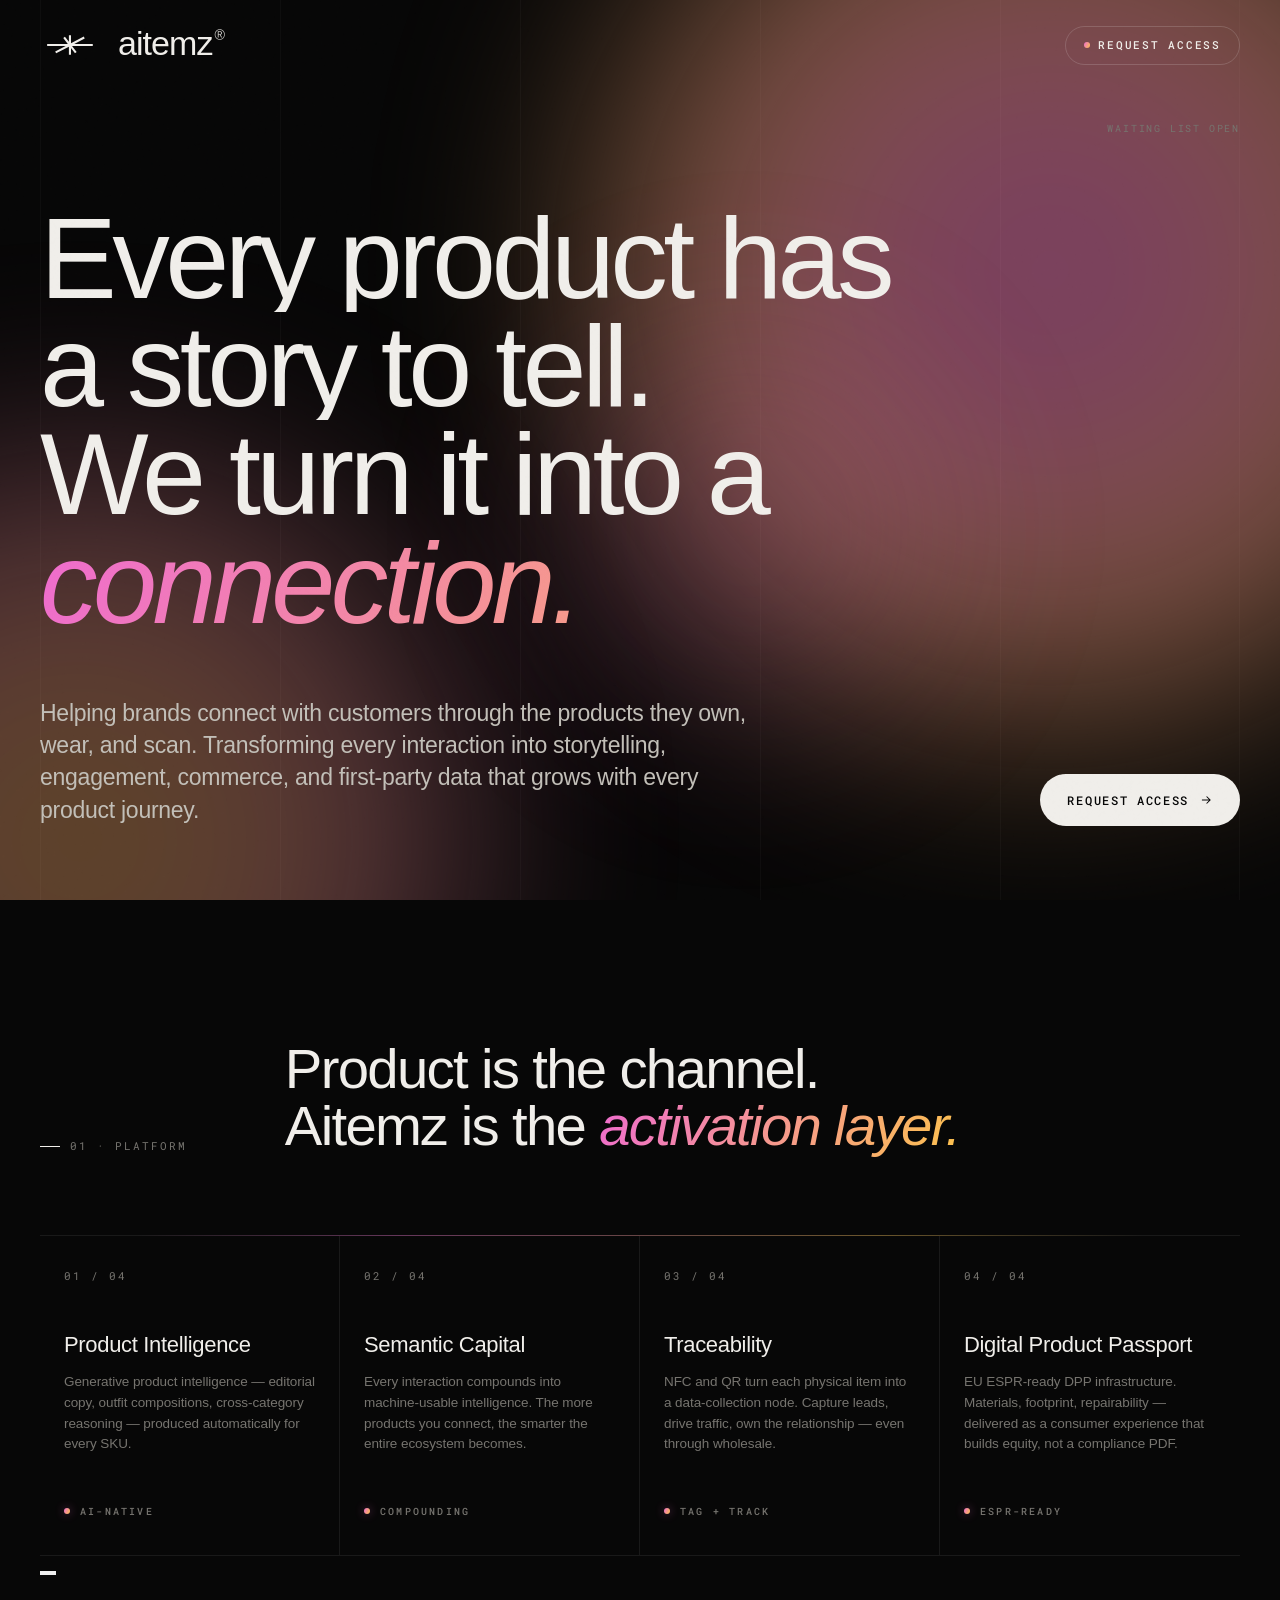
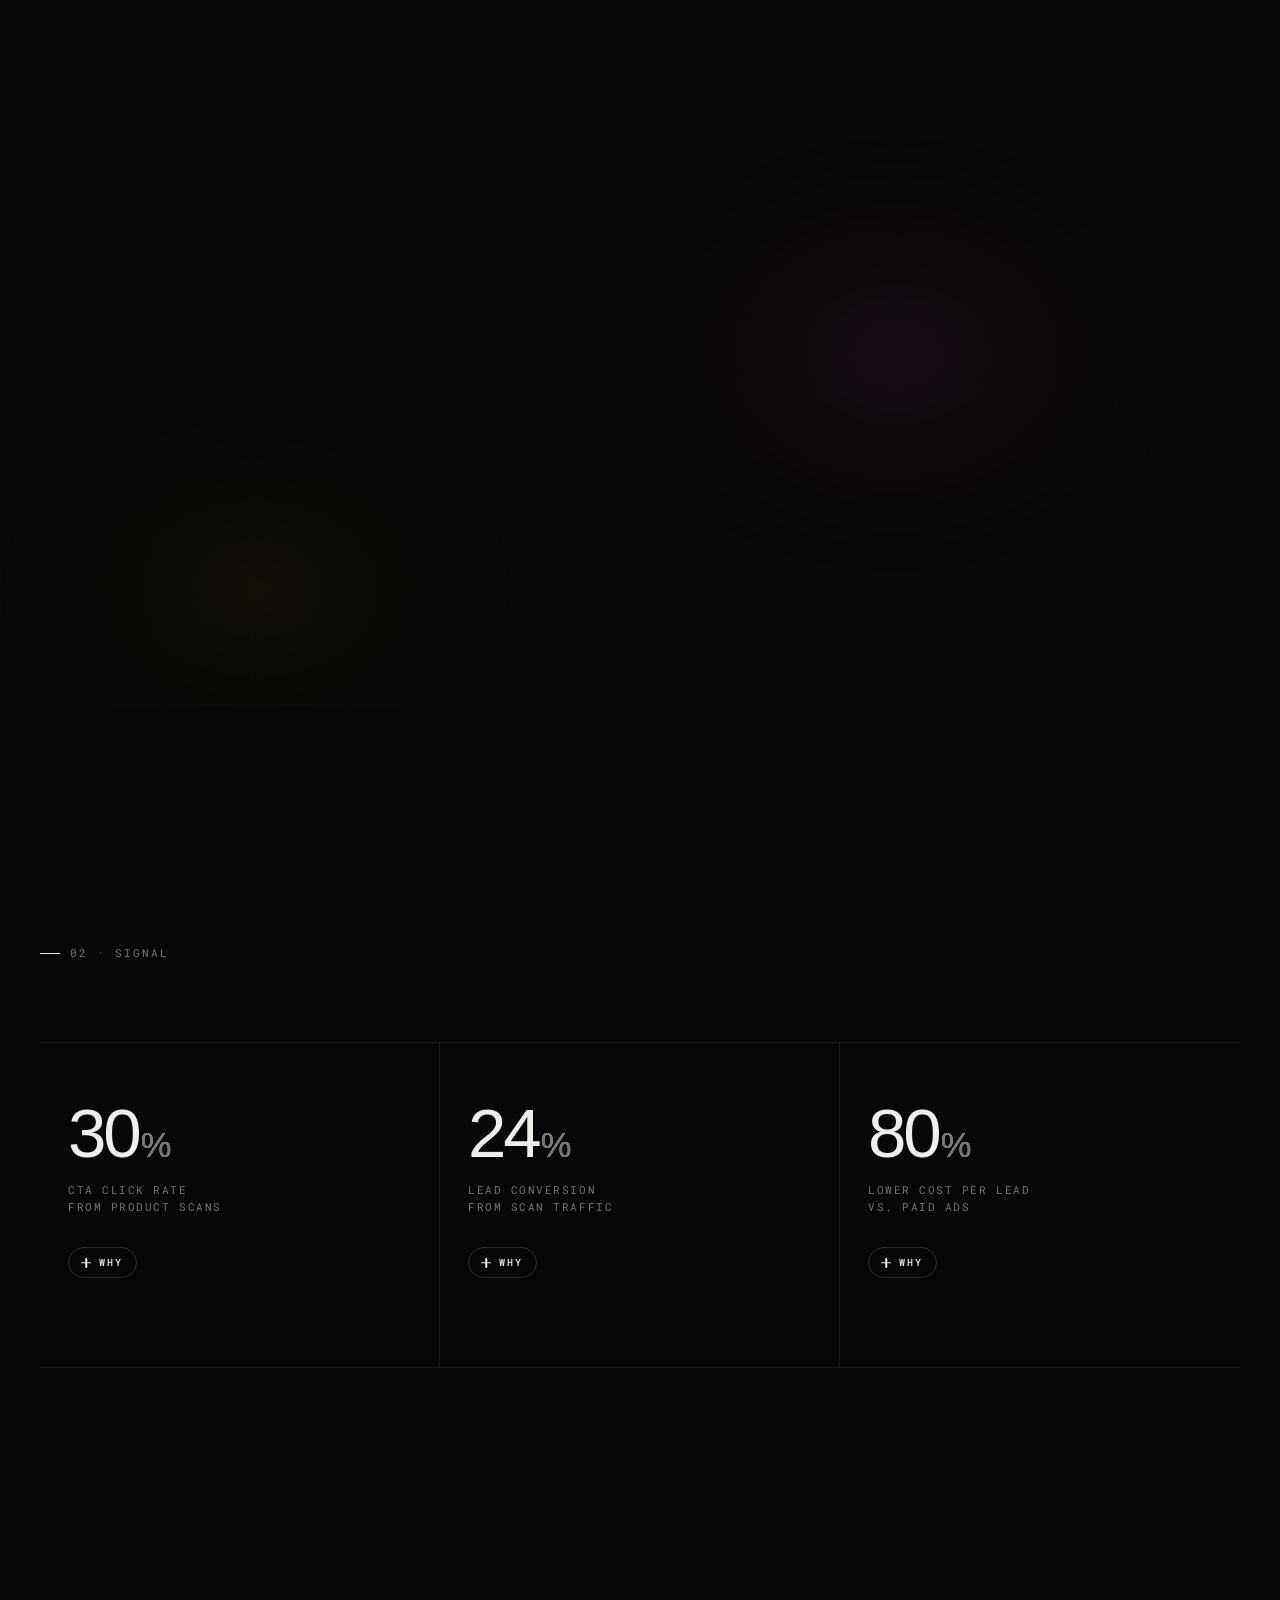
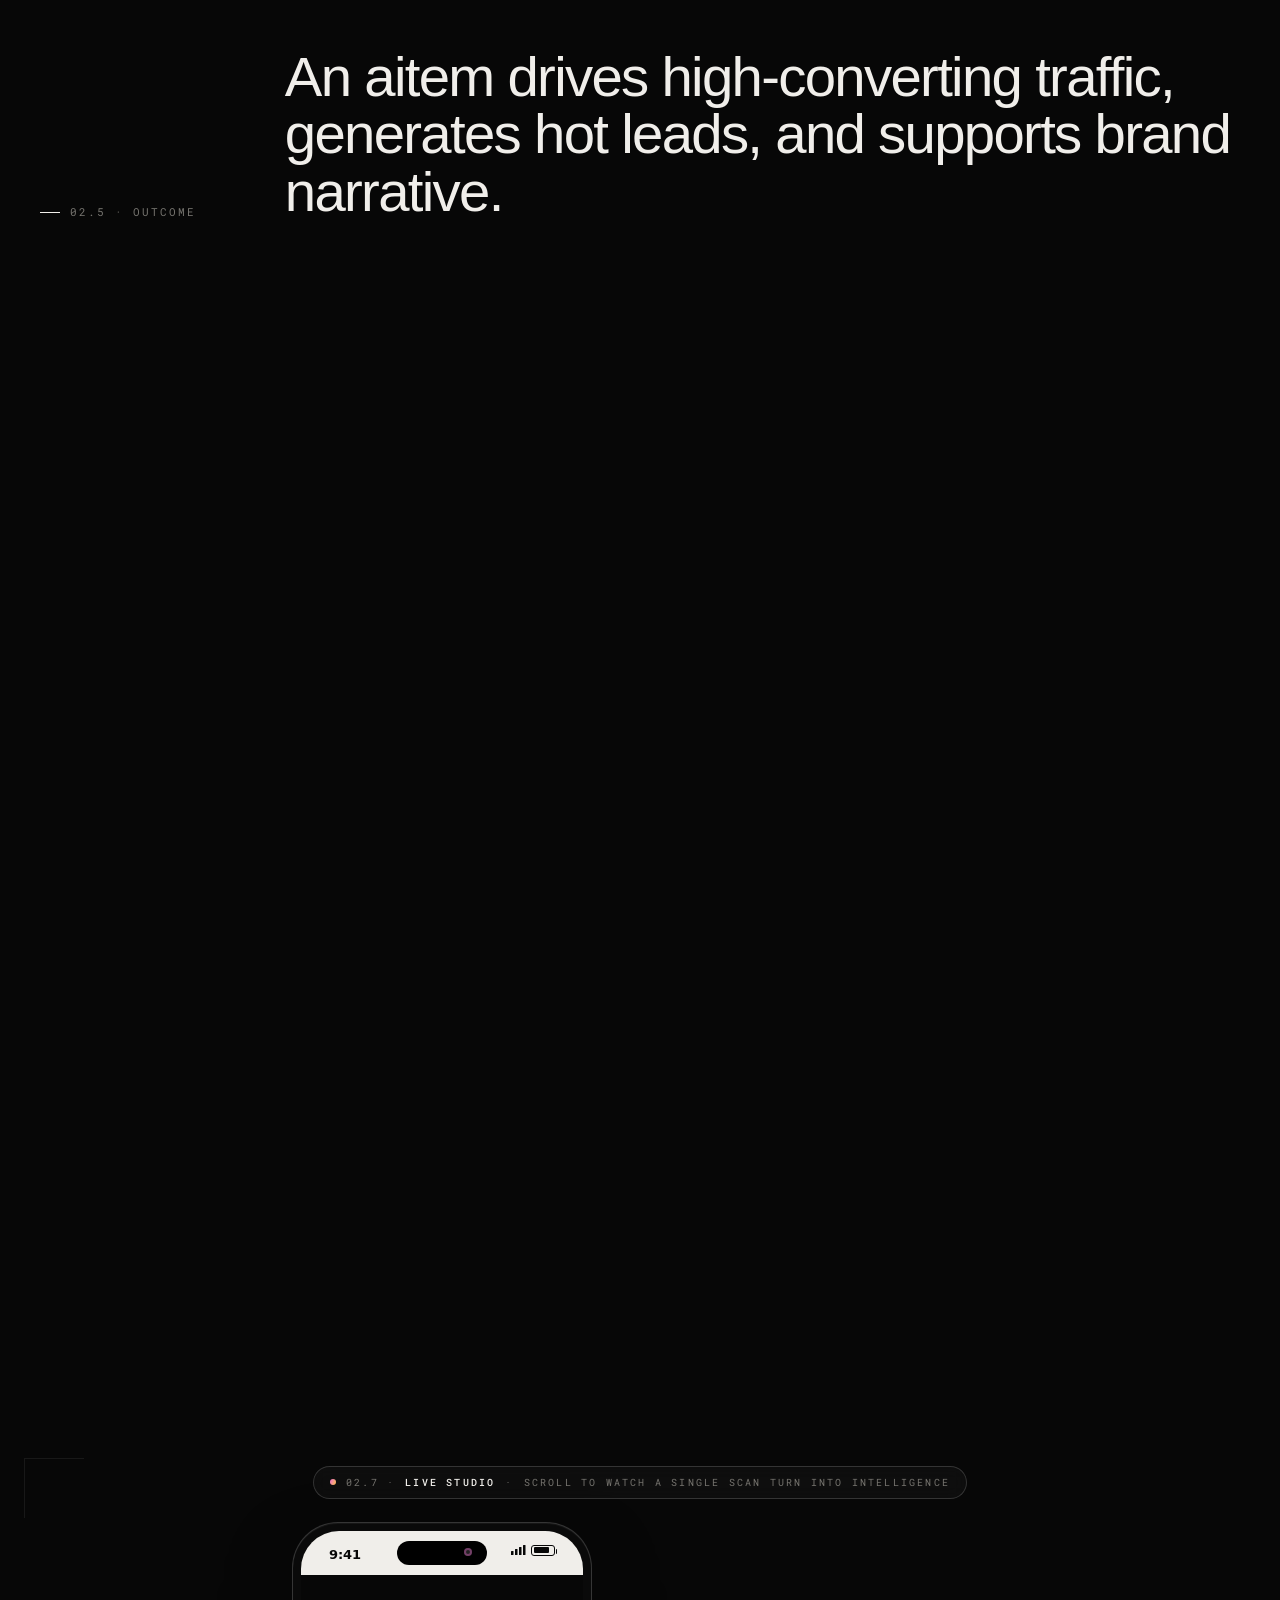
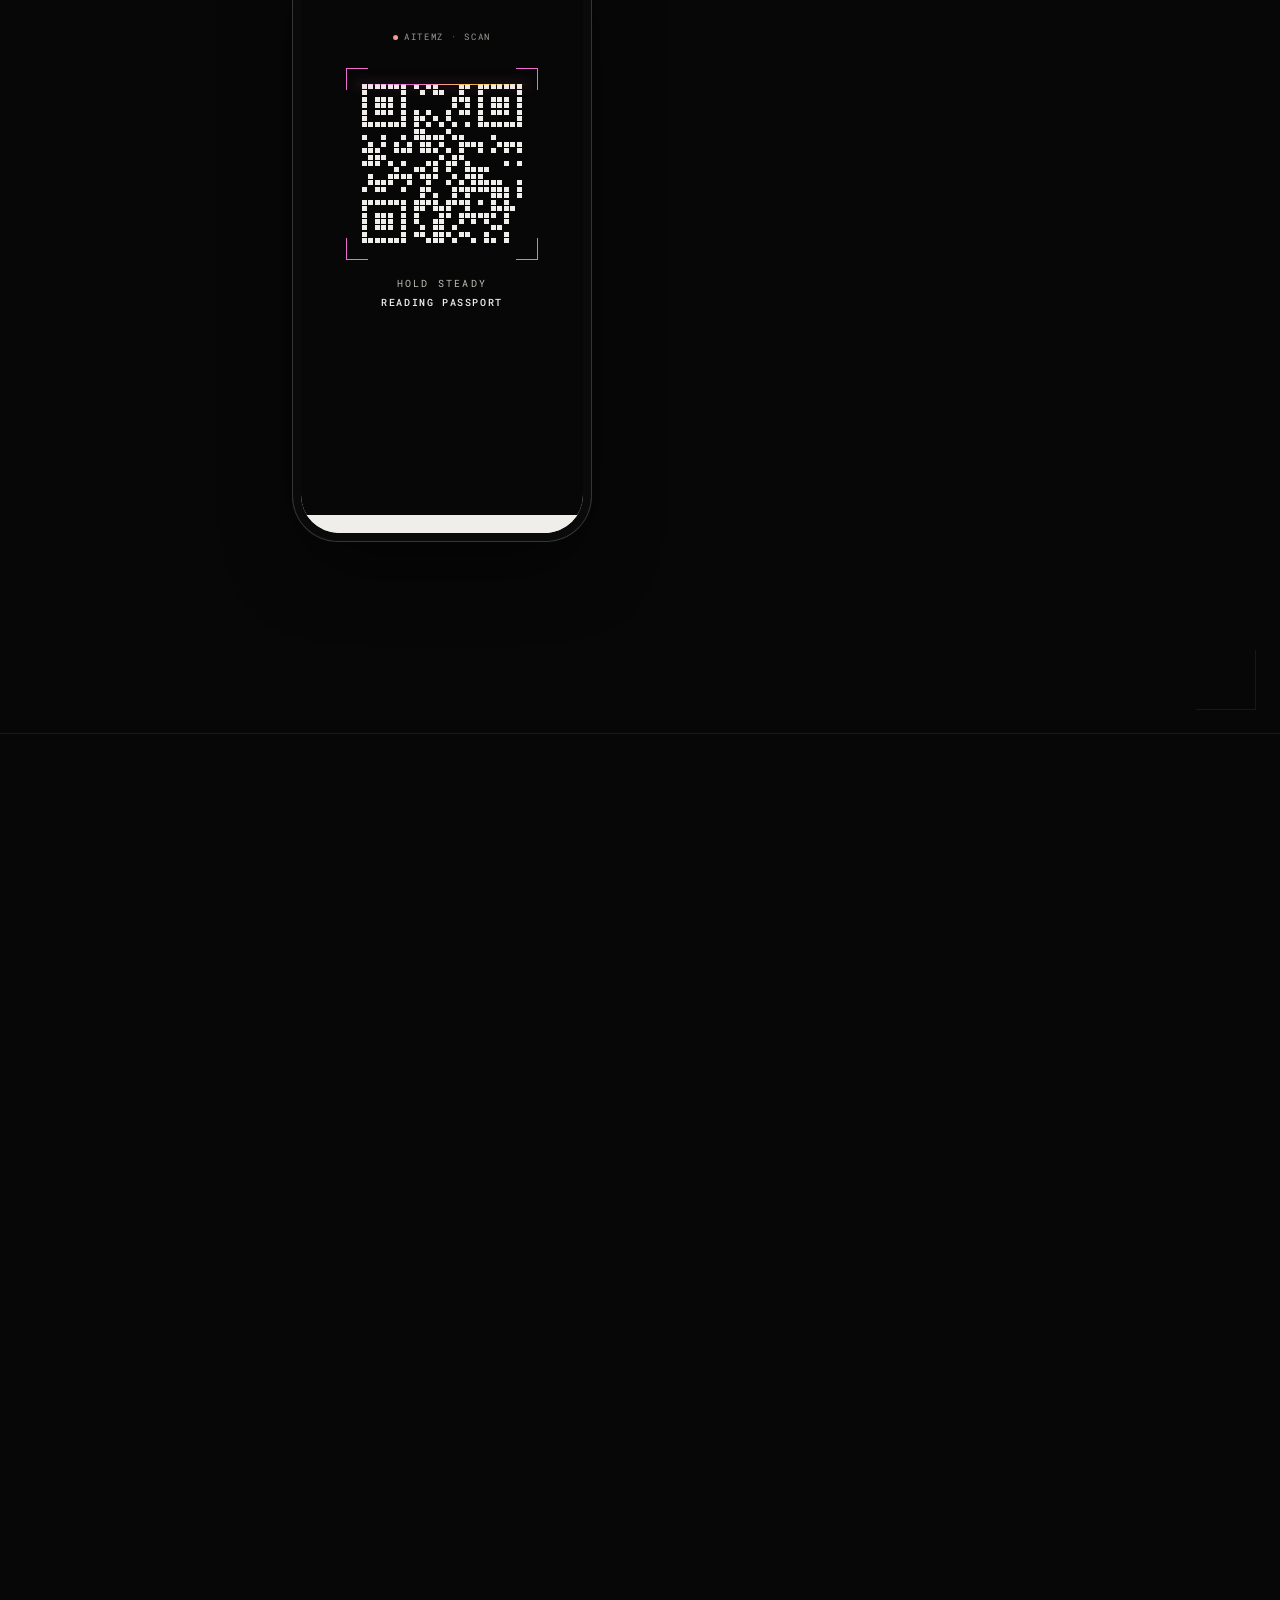
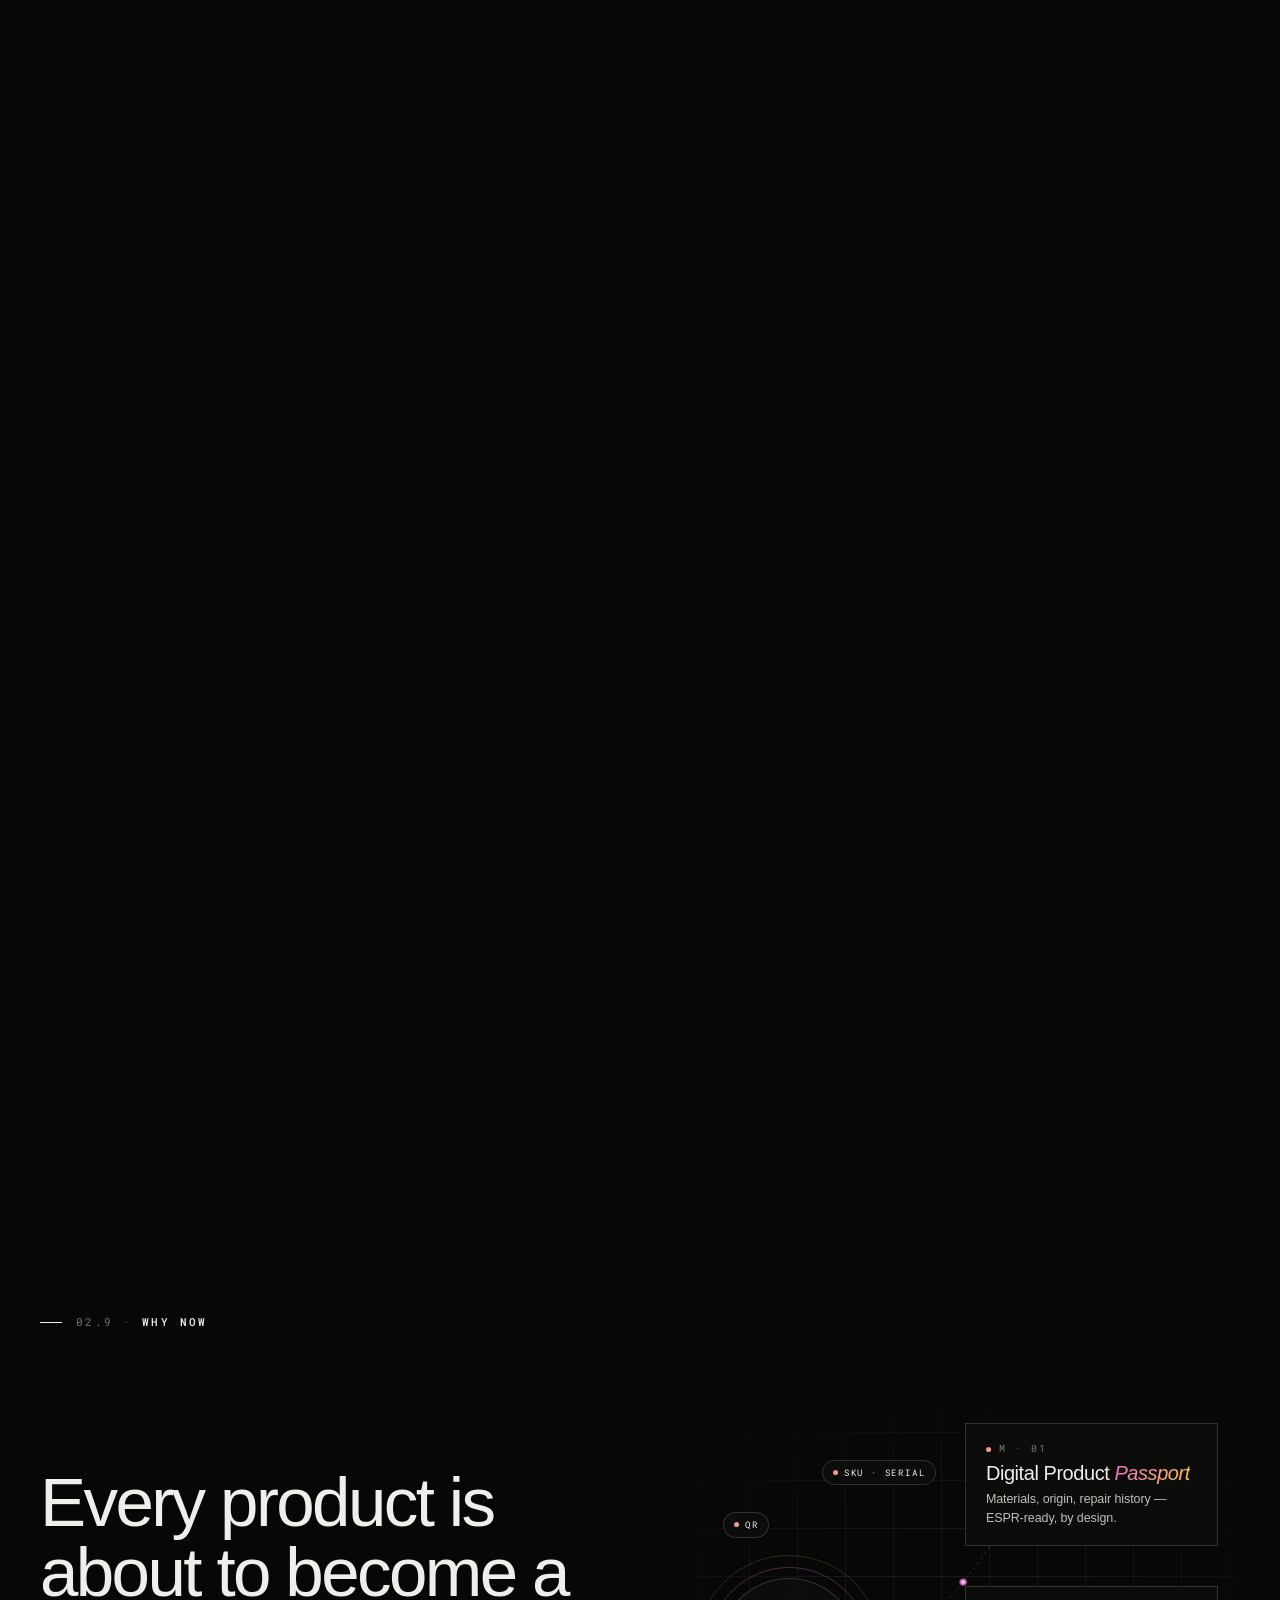
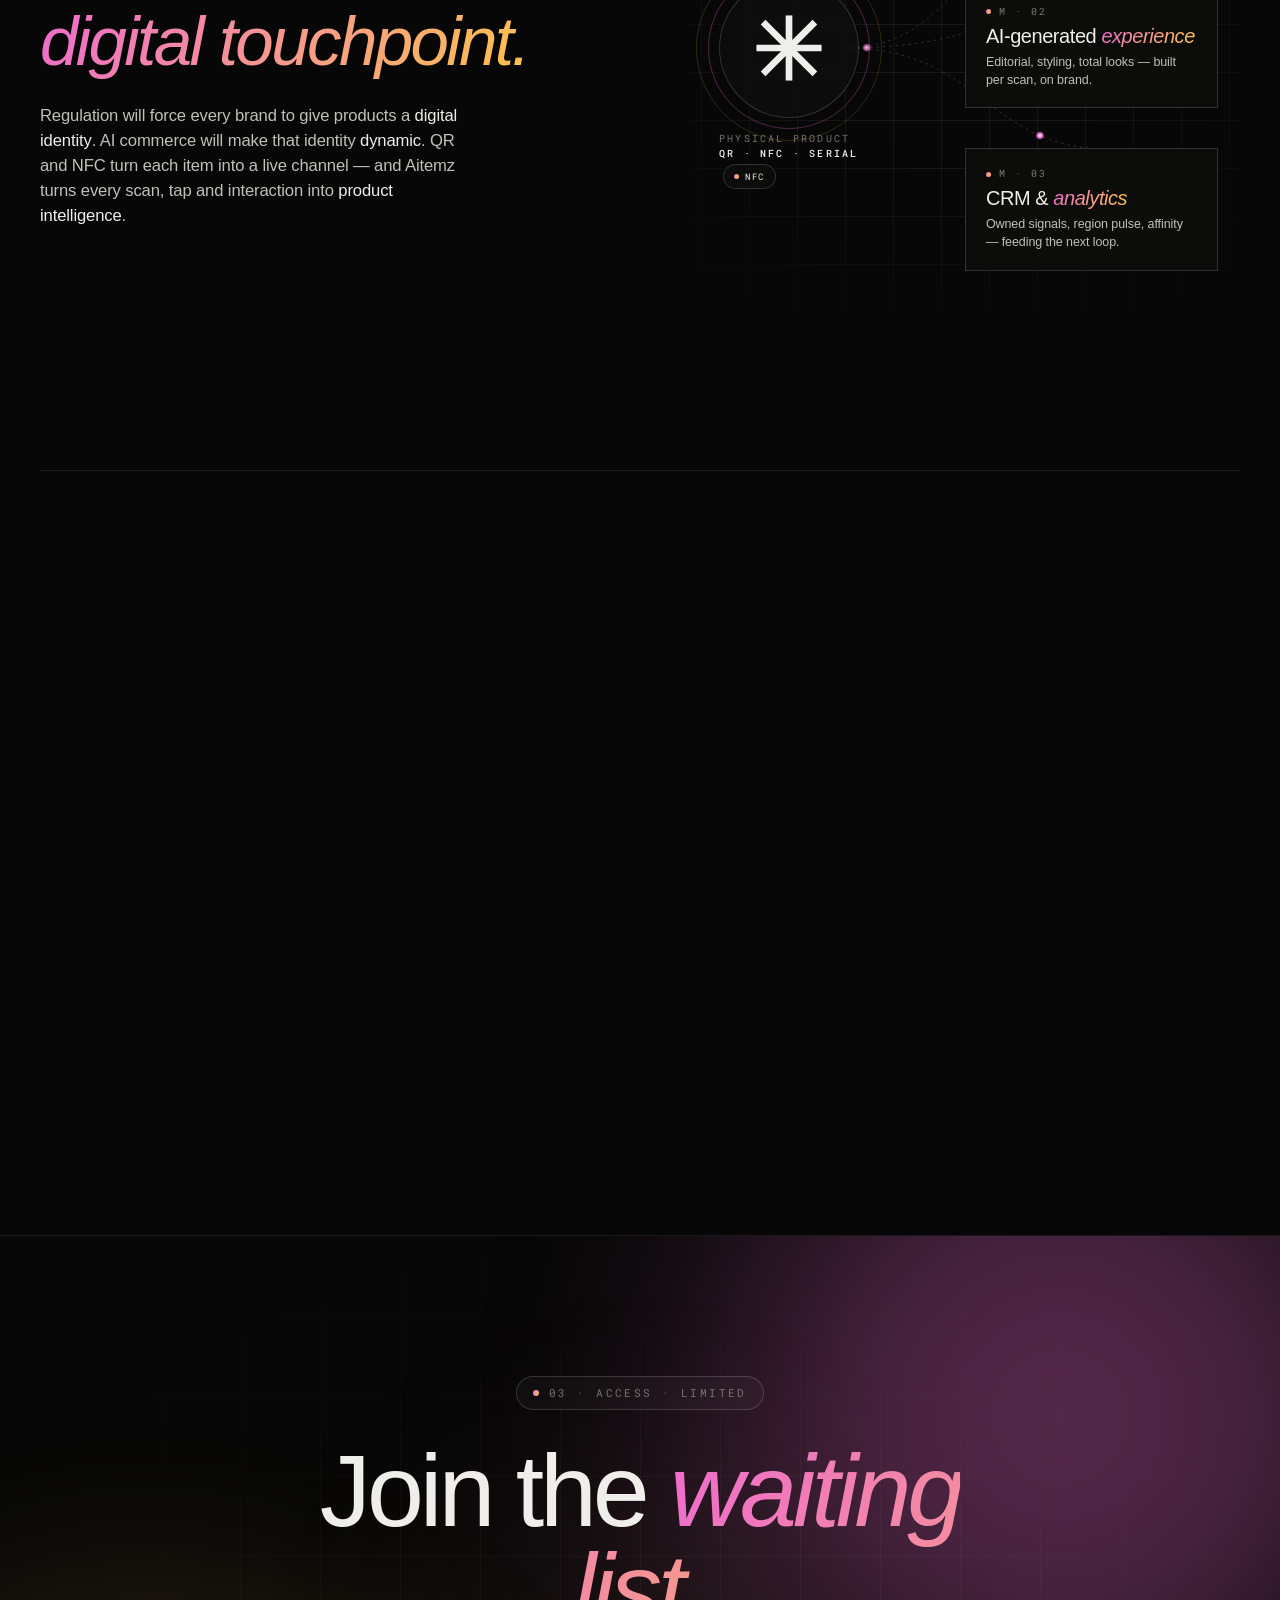
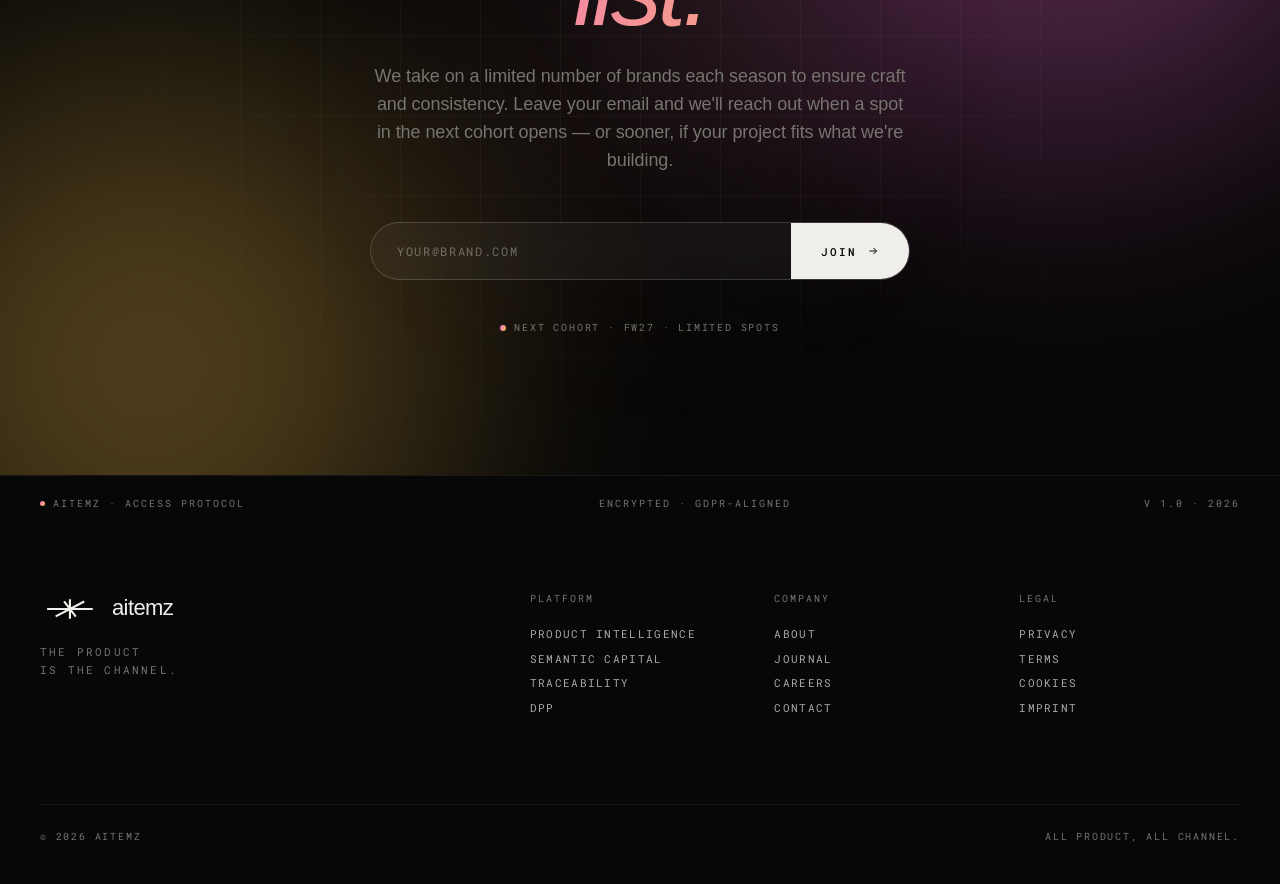
<file: index.html>
<!DOCTYPE html>
<html lang="en">
<head>
<meta charset="UTF-8">
<meta name="viewport" content="width=device-width, initial-scale=1.0">
<title>Aitemz — Every product has a story to tell</title>
<meta name="description" content="Aitemz turns physical products into living, proprietary channels — storytelling, engagement, commerce, and first-party data that grows with every product journey. Digital Product Passport and AI-native product intelligence for fashion and luxury brands.">
<meta name="theme-color" content="#070707">
<link rel="canonical" href="https://aitemz.com/">

<!-- Favicons + app icons -->
<link rel="icon" href="/favicon.ico" sizes="any">
<link rel="icon" type="image/svg+xml" href="/favicon.svg">
<link rel="icon" type="image/png" sizes="96x96" href="/favicon-96x96.png">
<link rel="apple-touch-icon" sizes="180x180" href="/apple-touch-icon.png">
<link rel="manifest" href="/site.webmanifest">

<!-- Open Graph -->
<meta property="og:type" content="website">
<meta property="og:url" content="https://aitemz.com/">
<meta property="og:title" content="Aitemz — Every product has a story to tell">
<meta property="og:description" content="Helping brands connect with customers through the products they own, wear, and scan. Storytelling, engagement, commerce, and first-party data that grows with every product journey.">
<meta property="og:image" content="https://aitemz.com/og-image.png">
<meta property="og:image:width" content="1200">
<meta property="og:image:height" content="630">
<meta property="og:site_name" content="Aitemz">
<meta property="og:locale" content="en_US">

<!-- Twitter / X -->
<meta name="twitter:card" content="summary_large_image">
<meta name="twitter:title" content="Aitemz — Every product has a story to tell">
<meta name="twitter:description" content="Helping brands connect with customers through the products they own, wear, and scan.">
<meta name="twitter:image" content="https://aitemz.com/og-image.png">

<!-- Structured data — Organization + WebSite -->
<script type="application/ld+json">
{
  "@context": "https://schema.org",
  "@graph": [
    {
      "@type": "Organization",
      "@id": "https://aitemz.com/#organization",
      "name": "Aitemz",
      "url": "https://aitemz.com/",
      "logo": "https://aitemz.com/web-app-manifest-512x512.png",
      "description": "AI-native product intelligence platform for fashion and luxury brands. Digital Product Passport, traceability, and proprietary channels powered by physical product interactions."
    },
    {
      "@type": "WebSite",
      "@id": "https://aitemz.com/#website",
      "url": "https://aitemz.com/",
      "name": "Aitemz",
      "publisher": { "@id": "https://aitemz.com/#organization" },
      "inLanguage": "en"
    }
  ]
}
</script>

<link rel="preconnect" href="https://fonts.googleapis.com">
<link rel="preconnect" href="https://fonts.gstatic.com" crossorigin>
<link href="https://fonts.googleapis.com/css2?family=Roboto+Mono:wght@300;400;500&display=swap" rel="stylesheet">
<link rel="stylesheet" href="styles.css">
</head>

<body>

<!-- QR INTRO — scan-to-activate. Removed from DOM after first play per session. -->
<div class="qr-intro" id="qrIntro" role="dialog" aria-label="Activating Aitemz">
  <button class="qr-skip" id="qrSkip" type="button" aria-label="Skip intro">Skip</button>
  <div class="qr-flash" aria-hidden="true"></div>
  <div class="qr-stage">
    <div class="qr-corners" aria-hidden="true">
      <span></span><span></span><span></span><span></span>
    </div>
    <div class="qr-grid" id="qrGrid" aria-hidden="true"></div>
    <div class="qr-scan" aria-hidden="true"></div>
  </div>
  <div class="qr-label" aria-live="polite">
    <span class="d" aria-hidden="true"></span>
    <span class="t" id="qrLabel">Gathering data</span>
  </div>
  <div class="qr-meta" aria-hidden="true">
    <span class="left"><span class="d"></span>AITEMZ · Product Intelligence Layer™</span>
    <span class="right"><span>Encrypted</span><span>·</span><span>v 1.0 · 2026</span></span>
  </div>
</div>

<!-- Aitemz mark — exact vector from the brand source (Illustrator export).
     Single polygon tracing the asterisk silhouette; chamfered terminals on
     every stroke. ViewBox 500×300 = 5:3 aspect ratio. -->
<svg width="0" height="0" style="position:absolute" aria-hidden="true">
  <defs>
    <symbol id="aitm-mark" viewBox="0 0 500 300">
      <polygon fill="currentColor" points="259.86 246.69 238.99 246.73 238.97 166.83 111.3 233.41 101.63 214.92 206.75 160.04 21.41 159.99 21.41 139.23 228.31 139.22 182.56 79.68 199.12 66.97 238.93 118.69 238.99 53.38 259.86 53.36 259.88 132.39 387.6 65.79 397.32 84.26 292.18 139.14 477.79 139.23 477.86 159.98 270.62 159.99 316.35 219.5 299.81 232.24 259.9 180.34 259.86 246.69"/>
    </symbol>
  </defs>
</svg>

<!-- subtle 5-col brand grid guide -->
<div class="grid-guide" aria-hidden="true">
  <span></span><span></span><span></span><span></span><span></span>
</div>

<!-- NAV -->
<nav id="nav">
  <a href="#" class="brand" aria-label="Aitemz home">
    <span class="brand-mark" aria-hidden="true">
      <svg viewBox="0 0 200 100" preserveAspectRatio="xMidYMid meet"><use href="#aitm-mark"/></svg>
    </span>
    <span class="brand-word">aitemz<sup class="brand-r" aria-hidden="true">®</sup></span>
  </a>
  <div class="nav-links">
    <a href="#waitlist" class="nav-cta">Request access</a>
  </div>
</nav>

<!-- HERO -->
<header class="hero">
  <div class="orb" aria-hidden="true"></div>
  <div class="orb two" aria-hidden="true"></div>
  <div class="orb three" aria-hidden="true"></div>

  <div class="hero-meta">
    <div class="status">Waiting list open</div>
  </div>

  <h1 class="hero-title">
    <span class="line l1"><span>Every product has</span></span>
    <span class="line l2"><span>a story to tell.</span></span>
    <span class="line l3"><span>We turn it into a <span class="reveal-word">connection.</span></span></span>
  </h1>

  <div class="hero-foot">
    <p class="hero-sub">Helping brands connect with customers through the products they own, wear, and scan. Transforming every interaction into storytelling, engagement, commerce, and first-party data that grows with every product journey.</p>
    <div class="hero-actions">
      <a href="#waitlist" class="btn btn-primary">
        Request access
        <svg width="14" height="14" viewBox="0 0 24 24" fill="none" stroke="currentColor" stroke-width="1.8"><path d="M5 12h14M13 6l6 6-6 6"/></svg>
      </a>
    </div>
  </div>
</header>

<!-- MARQUEE -->
<div class="marquee">
  <div class="marquee-track" id="marquee"></div>
</div>

<!-- CAPABILITIES -->
<section class="block" id="capabilities">
  <div class="section-head">
    <div class="section-label">01 · Platform</div>
    <h2 class="section-heading reveal">Product is the channel.<br>Aitemz is the <em>activation layer.</em></h2>
  </div>

  <div class="caps-wrap">
    <div class="caps caps-4">
    <div class="cap reveal">
      <div class="cap-num">01 / 04</div>
      <h3 class="cap-title">Product Intelligence</h3>
      <p class="cap-desc">Generative product intelligence — editorial copy, outfit compositions, cross-category reasoning — produced automatically for every SKU.</p>
      <span class="cap-tag"><span class="d" aria-hidden="true"></span>AI-Native</span>
    </div>
    <div class="cap reveal">
      <div class="cap-num">02 / 04</div>
      <h3 class="cap-title">Semantic Capital</h3>
      <p class="cap-desc">Every interaction compounds into machine-usable intelligence. The more products you connect, the smarter the entire ecosystem becomes.</p>
      <span class="cap-tag"><span class="d" aria-hidden="true"></span>Compounding</span>
    </div>
    <div class="cap reveal">
      <div class="cap-num">03 / 04</div>
      <h3 class="cap-title">Traceability</h3>
      <p class="cap-desc">NFC and QR turn each physical item into a data-collection node. Capture leads, drive traffic, own the relationship — even through wholesale.</p>
      <span class="cap-tag"><span class="d" aria-hidden="true"></span>Tag + Track</span>
    </div>
    <div class="cap reveal">
      <div class="cap-num">04 / 04</div>
      <h3 class="cap-title">Digital Product Passport</h3>
      <p class="cap-desc">EU ESPR-ready DPP infrastructure. Materials, footprint, repairability — delivered as a consumer experience that builds equity, not a compliance PDF.</p>
      <span class="cap-tag"><span class="d" aria-hidden="true"></span>ESPR-Ready</span>
    </div>
    </div>
    <div class="caps-dots" id="capsDots" aria-hidden="true"></div>
  </div>
</section>

<!-- PRINCIPLE -->
<section class="principle" id="principle">
  <p class="q reveal q-1">
    Value isn't<br>added.
  </p>
  <p class="q reveal q-2">
    <em>It reveals itself.</em>
  </p>
</section>

<!-- STATS -->
<section class="block stats-block" id="numbers">
  <div class="section-head">
    <div class="section-label">02 · Signal</div>
    <h2 class="section-heading reveal">Your product will be your best performing
channel ever.</h2>
  </div>

  <div class="stats">
    <div class="stat reveal expandable" data-stat="0">
      <div class="stat-num" data-target="30" data-suffix="%">0<sup>%</sup></div>
      <div class="stat-label">CTA click rate<br>from product scans</div>
      <button class="stat-toggle" type="button" aria-expanded="false" aria-controls="stat-detail-0">
        <span class="stat-toggle-icon" aria-hidden="true"></span>
        <span class="stat-toggle-label">Why</span>
      </button>
      <div class="stat-detail" id="stat-detail-0">
        <p>We design the post-scan experience to maximize the click. Every touchpoint is engineered so that, after the scan, the customer is in the best possible condition to interact with the brand.</p>
      </div>
    </div>
    <div class="stat reveal expandable" data-stat="1">
      <div class="stat-num" data-target="24" data-suffix="%">0<sup>%</sup></div>
      <div class="stat-label">Lead conversion<br>from scan traffic</div>
      <button class="stat-toggle" type="button" aria-expanded="false" aria-controls="stat-detail-1">
        <span class="stat-toggle-icon" aria-hidden="true"></span>
        <span class="stat-toggle-label">Why</span>
      </button>
      <div class="stat-detail" id="stat-detail-1">
        <p>The experience is custom-made for a customer who has already met the product. We assume an activation by the brand — so the lead quality is far higher than on traditional acquisition channels.</p>
      </div>
    </div>
    <div class="stat reveal expandable" data-stat="2">
      <div class="stat-num" data-target="80" data-suffix="%">0<sup>%</sup></div>
      <div class="stat-label">Lower cost per lead<br>vs. paid ads</div>
      <button class="stat-toggle" type="button" aria-expanded="false" aria-controls="stat-detail-2">
        <span class="stat-toggle-icon" aria-hidden="true"></span>
        <span class="stat-toggle-label">Why</span>
      </button>
      <div class="stat-detail" id="stat-detail-2">
        <p>The benchmark on universal channels — search, social — keeps rising as competition compounds. The physical product is a brand-owned channel: no auction, no middleman, better performance.</p>
      </div>
    </div>
  </div>
</section>

<!-- WHAT WE DO -->
<section class="block what-we-do what-we-do-block" id="what-we-do">
  <div class="section-head">
    <div class="section-label">02.5 · Outcome</div>
    <h2 class="section-heading reveal">An aitem drives high-converting traffic, generates hot leads, and supports brand narrative.</h2>
  </div>

  <div class="compare-two reveal">

    <!-- LEFT — Traditional -->
    <div class="cmp-col traditional">
      <div class="cmp-col-head">
        <h3>A product that <em>ends at checkout.</em></h3>
        <span class="cmp-col-eyebrow"><span class="d"></span>The <em>traditional</em> item</span>
        <div class="cmp-progress" aria-hidden="true"><span class="cmp-progress-fill"></span></div>
      </div>

      <div class="cmp-row">
        <span class="cmp-icon" aria-hidden="true">
          <svg viewBox="0 0 24 24"><path d="M3 12h12"/><path d="M15 8l4 4-4 4"/><line x1="22" y1="4" x2="22" y2="20"/></svg>
        </span>
        <div class="cmp-body">
          <div class="cmp-title">A relationship that ends at checkout.</div>
          <p class="cmp-desc">The product stops speaking the moment the customer walks out the door.</p>
        </div>
      </div>

      <div class="cmp-row">
        <span class="cmp-icon" aria-hidden="true">
          <svg viewBox="0 0 24 24"><rect x="4" y="4" width="16" height="16"/><line x1="4" y1="12" x2="20" y2="12"/><line x1="12" y1="4" x2="12" y2="20"/></svg>
        </span>
        <div class="cmp-body">
          <div class="cmp-title">Silent at the shelf.</div>
          <p class="cmp-desc">Zero first-party data captured from the physical product, ever.</p>
        </div>
      </div>

      <div class="cmp-row">
        <span class="cmp-icon" aria-hidden="true">
          <svg viewBox="0 0 24 24"><path d="M3 10v4l4 1 2 5 2-1-1-3 8 2v-13l-8 2-7 2z"/></svg>
        </span>
        <div class="cmp-body">
          <div class="cmp-title">Borrowed audiences.</div>
          <p class="cmp-desc">Leads bought from paid ads and the same crowded search auction.</p>
        </div>
      </div>

      <div class="cmp-row">
        <span class="cmp-icon" aria-hidden="true">
          <svg viewBox="0 0 24 24"><path d="M3 4h11l7 7-10 10-8-8z"/><circle cx="8" cy="9" r="1.2"/></svg>
        </span>
        <div class="cmp-body">
          <div class="cmp-title">A label that never changes.</div>
          <p class="cmp-desc">Whatever was printed at manufacture is the whole brand story you get.</p>
        </div>
      </div>

      <div class="cmp-row">
        <span class="cmp-icon" aria-hidden="true">
          <svg viewBox="0 0 24 24"><path d="M3 18l6-7 4 3 8-10"/><path d="M16 4h5v5"/></svg>
        </span>
        <div class="cmp-body">
          <div class="cmp-title">Cost climbing every year.</div>
          <p class="cmp-desc">Universal channels grow more expensive YoY across every platform.</p>
        </div>
      </div>

      <div class="cmp-row">
        <span class="cmp-icon" aria-hidden="true">
          <svg viewBox="0 0 24 24"><path d="M3 5h9l3 3v12H3z"/><path d="M9 3h9l3 3v12h-6"/></svg>
        </span>
        <div class="cmp-body">
          <div class="cmp-title">Compliance as a separate project.</div>
          <p class="cmp-desc">ESPR readiness becomes yet another implementation to staff and ship.</p>
        </div>
      </div>
    </div>

    <!-- RIGHT — AITEM -->
    <div class="cmp-col aitem">
      <div class="cmp-col-head">
        <h3>A product that <em>keeps creating value.</em></h3>
        <span class="cmp-col-eyebrow"><span class="d"></span>A <em>contemporary</em> aitem</span>
        <div class="cmp-progress" aria-hidden="true"><span class="cmp-progress-fill"></span></div>
      </div>

      <div class="cmp-row">
        <span class="cmp-icon" aria-hidden="true">
          <svg viewBox="0 0 24 24"><path d="M3 12c2-6 8-6 9 0 1 6 7 6 9 0"/><circle cx="21" cy="12" r="1.5" fill="currentColor" stroke="none"/></svg>
        </span>
        <div class="cmp-body">
          <div class="cmp-title">A channel that <em>keeps talking.</em></div>
          <p class="cmp-desc">The product becomes a living touchpoint that communicates long after the sale.</p>
        </div>
      </div>

      <div class="cmp-row">
        <span class="cmp-icon" aria-hidden="true">
          <svg viewBox="0 0 24 24"><rect x="4" y="4" width="16" height="16"/><line x1="4" y1="12" x2="20" y2="12"/><line x1="12" y1="4" x2="12" y2="20"/><circle cx="12" cy="12" r="2.4" fill="currentColor" stroke="none"/></svg>
        </span>
        <div class="cmp-body">
          <div class="cmp-title">Every scan is a <em>signal.</em></div>
          <p class="cmp-desc">Each interaction generates proprietary first-party data the brand owns.</p>
        </div>
      </div>

      <div class="cmp-row">
        <span class="cmp-icon" aria-hidden="true">
          <svg viewBox="0 0 24 24"><path d="M12 3v18M3 12h18M6 6l12 12M18 6L6 18"/></svg>
        </span>
        <div class="cmp-body">
          <div class="cmp-title">Leads from the <em>product itself.</em></div>
          <p class="cmp-desc">Qualified, automatic, owned media — no auction, no middleman.</p>
        </div>
      </div>

      <div class="cmp-row">
        <span class="cmp-icon" aria-hidden="true">
          <svg viewBox="0 0 24 24"><path d="M3 4h11l7 7-10 10-8-8z"/><path d="M18 13a4 4 0 1 1-4-4"/><path d="M18 9v4h-4"/></svg>
        </span>
        <div class="cmp-body">
          <div class="cmp-title">A story that <em>updates.</em></div>
          <p class="cmp-desc">Dynamic narrative, refreshed across the product's life and channels.</p>
        </div>
      </div>

      <div class="cmp-row">
        <span class="cmp-icon" aria-hidden="true">
          <svg viewBox="0 0 24 24"><path d="M3 6l6 7 4-3 8 10"/><path d="M16 20h5v-5"/></svg>
        </span>
        <div class="cmp-body">
          <div class="cmp-title">Up to <em>80% lower</em> cost per lead.</div>
          <p class="cmp-desc">Owned media, generated by the product, free from rising ad-channel costs.</p>
        </div>
      </div>

      <div class="cmp-row">
        <span class="cmp-icon" aria-hidden="true">
          <svg viewBox="0 0 24 24"><path d="M12 3l8 4v5c0 5-3.5 8-8 9-4.5-1-8-4-8-9V7z"/><path d="M9 12l2.5 2.5L15 10"/></svg>
        </span>
        <div class="cmp-body">
          <div class="cmp-title">ESPR-ready, <em>out of the box.</em></div>
          <p class="cmp-desc">Digital Product Passport infrastructure built in from the first scan.</p>
        </div>
      </div>
    </div>

  </div>
</section>

<!-- LIVE STUDIO -->
<section class="studio-scroll" id="studio" aria-label="Live Studio demo">
  <div class="studio-stage">
    <span class="studio-eyebrow">
      <span class="d"></span>
      02.7 · <b>Live Studio</b> · <span class="eyebrow-tail">scroll to watch a single scan turn into intelligence</span>
    </span>

    <div class="studio-phone-wrap">
      <div class="studio-phone" aria-hidden="true">
        <div class="studio-phone-screen">
          <div class="studio-statusbar">
            <span>9:41</span>
            <span class="right">
              <svg width="15" height="10" viewBox="0 0 15 10" fill="#070707"><rect x="0" y="6" width="2.5" height="4" rx="0.5"/><rect x="4" y="4" width="2.5" height="6" rx="0.5"/><rect x="8" y="2" width="2.5" height="8" rx="0.5"/><rect x="12" y="0" width="2.5" height="10" rx="0.5"/></svg>
              <span class="battery"></span>
            </span>
          </div>

          <div class="studio-tape" id="studioTape">

            <!-- SCREEN 1: scan -->
            <section class="studio-screen ph-scan">
              <div class="studio-screen-eyebrow studio-screen-eyebrow-dark"><span class="d"></span>Aitemz · Scan</div>
              <div class="ph-qr-frame">
                <span class="corner tl"></span><span class="corner tr"></span>
                <span class="corner bl"></span><span class="corner br"></span>
                <div class="ph-qr-grid" id="phoneQrGrid"></div>
                <span class="scanline"></span>
                <span class="ph-qr-complete-bg" aria-hidden="true"></span>
                <div class="ph-qr-complete" aria-hidden="true">
                  <div class="ph-qr-complete-check">
                    <svg viewBox="0 0 24 24"><path d="M5 12.5l4.5 4.5L19 7"/></svg>
                  </div>
                </div>
              </div>
              <div class="label">
                <span class="state s1">Hold steady<b>Reading passport</b></span>
                <span class="state s2">Verified<b>Aitemz · Authenticated</b></span>
              </div>
            </section>

            <!-- SCREEN 2: passport -->
            <section class="studio-screen ph-passport">
              <div class="studio-screen-eyebrow"><span class="d"></span>Product Passport</div>
              <div class="ph-product">
                <svg class="product-svg" viewBox="0 0 140 160" xmlns="http://www.w3.org/2000/svg" aria-hidden="true">
                  <path d="M28 22 L50 14 L70 38 L90 14 L112 22 L120 68 L116 148 L24 148 L20 68 Z" fill="#3a2e26"/>
                  <path d="M28 22 L10 38 L6 116 L22 70 Z" fill="#2a201a"/>
                  <path d="M112 22 L130 38 L134 116 L118 70 Z" fill="#2a201a"/>
                  <path d="M50 14 L70 38 L60 62 L48 22 Z" fill="#4a3a30"/>
                  <path d="M90 14 L70 38 L80 62 L92 22 Z" fill="#4a3a30"/>
                  <circle cx="70" cy="64" r="1.6" fill="#caa057"/>
                  <circle cx="70" cy="86" r="1.6" fill="#caa057"/>
                  <circle cx="70" cy="108" r="1.6" fill="#caa057"/>
                  <circle cx="70" cy="130" r="1.6" fill="#caa057"/>
                  <line x1="36" y1="102" x2="56" y2="102" stroke="#1a1612" stroke-width="0.6" opacity="0.6"/>
                  <line x1="84" y1="102" x2="104" y2="102" stroke="#1a1612" stroke-width="0.6" opacity="0.6"/>
                </svg>
                <div class="name">Atelier Wool Blazer</div>
                <div class="sku">SKU · 1240829JKT</div>
              </div>
              <div class="row-list">
                <div class="row-item"><span class="k">Origin</span><span class="v">Como, IT</span></div>
                <div class="row-item"><span class="k">Materials</span><span class="v">Italian double-face wool</span></div>
                <div class="row-item"><span class="k">DPP</span><span class="v">ESPR-ready</span></div>
              </div>
              <div class="ph-cta">View total look →</div>
            </section>

            <!-- SCREEN 3: outfits + carousels -->
            <section class="studio-screen ph-looks">
              <div class="studio-screen-eyebrow"><span class="d"></span>Total Look · 3 ways</div>
              <h4>Three ways to wear<br><em>Atelier</em> this autumn.</h4>

              <div class="outfit-grid">
                <div class="outfit">
                  <div class="outfit-art">
                    <svg viewBox="0 0 140 160"><path d="M28 22 L50 14 L70 38 L90 14 L112 22 L120 68 L116 148 L24 148 L20 68 Z" fill="#3a2e26"/><path d="M50 14 L70 38 L60 56 L48 22 Z" fill="#4a3a30"/><path d="M90 14 L70 38 L80 56 L92 22 Z" fill="#4a3a30"/><circle cx="70" cy="68" r="1.4" fill="#caa057"/><circle cx="70" cy="92" r="1.4" fill="#caa057"/></svg>
                    <svg viewBox="0 0 100 110"><path d="M22 50 Q22 26 50 26 Q78 26 78 50" stroke="#3a2e26" stroke-width="3" fill="none"/><rect x="14" y="46" width="72" height="58" rx="3" fill="#3a2e26"/><rect x="42" y="58" width="16" height="6" fill="#caa057"/></svg>
                  </div>
                  <b>01 · Mira</b>
                  <span class="price">€ 1,890</span>
                </div>
                <div class="outfit">
                  <div class="outfit-art">
                    <svg viewBox="0 0 140 160"><path d="M28 22 L50 14 L70 38 L90 14 L112 22 L120 68 L116 148 L24 148 L20 68 Z" fill="#3a2e26"/><path d="M50 14 L70 38 L60 56 L48 22 Z" fill="#4a3a30"/><path d="M90 14 L70 38 L80 56 L92 22 Z" fill="#4a3a30"/></svg>
                    <svg viewBox="0 0 120 80"><path d="M10 56 Q24 30 60 28 L94 32 Q108 36 108 58 L108 66 L10 66 Z" fill="#3a2e26"/><rect x="86" y="64" width="14" height="14" fill="#2a201a"/></svg>
                  </div>
                  <b>02 · Eden</b>
                  <span class="price">€ 2,140</span>
                </div>
                <div class="outfit">
                  <div class="outfit-art">
                    <svg viewBox="0 0 140 160"><path d="M28 22 L50 14 L70 38 L90 14 L112 22 L120 68 L116 148 L24 148 L20 68 Z" fill="#3a2e26"/><path d="M50 14 L70 38 L60 56 L48 22 Z" fill="#4a3a30"/><path d="M90 14 L70 38 L80 56 L92 22 Z" fill="#4a3a30"/></svg>
                    <svg viewBox="0 0 100 50"><circle cx="25" cy="25" r="14" fill="#3a2e26"/><circle cx="75" cy="25" r="14" fill="#3a2e26"/><line x1="39" y1="25" x2="61" y2="25" stroke="#3a2e26" stroke-width="2"/></svg>
                  </div>
                  <b>03 · Velour</b>
                  <span class="price">€ 1,640</span>
                </div>
              </div>

              <div class="ph-carousel">
                <div class="ph-c-head"><b>More jackets</b><span>swipe →</span></div>
                <div class="ph-c-track">
                  <div class="ph-c-item"><svg viewBox="0 0 140 160"><path d="M28 22 L50 14 L70 38 L90 14 L112 22 L120 68 L116 148 L24 148 L20 68 Z" fill="#3a2e26"/><path d="M50 14 L70 38 L60 56 L48 22 Z" fill="#4a3a30"/><path d="M90 14 L70 38 L80 56 L92 22 Z" fill="#4a3a30"/></svg></div>
                  <div class="ph-c-item"><svg viewBox="0 0 140 160"><path d="M28 22 L50 14 L70 38 L90 14 L112 22 L120 68 L116 148 L24 148 L20 68 Z" fill="#1f2a36"/><path d="M50 14 L70 38 L60 56 L48 22 Z" fill="#2e3d4d"/><path d="M90 14 L70 38 L80 56 L92 22 Z" fill="#2e3d4d"/></svg></div>
                  <div class="ph-c-item"><svg viewBox="0 0 140 160"><path d="M28 22 L50 14 L70 38 L90 14 L112 22 L120 68 L116 148 L24 148 L20 68 Z" fill="#5a2026"/><path d="M50 14 L70 38 L60 56 L48 22 Z" fill="#6e2a30"/><path d="M90 14 L70 38 L80 56 L92 22 Z" fill="#6e2a30"/></svg></div>
                  <div class="ph-c-item"><svg viewBox="0 0 140 160"><path d="M28 22 L50 14 L70 38 L90 14 L112 22 L120 68 L116 148 L24 148 L20 68 Z" fill="#1a1a18"/><path d="M50 14 L70 38 L60 56 L48 22 Z" fill="#2a2a26"/><path d="M90 14 L70 38 L80 56 L92 22 Z" fill="#2a2a26"/></svg></div>
                </div>
              </div>

              <div class="ph-carousel">
                <div class="ph-c-head"><b>Matching bags</b><span>swipe →</span></div>
                <div class="ph-c-track">
                  <div class="ph-c-item"><svg viewBox="0 0 100 110"><path d="M22 50 Q22 26 50 26 Q78 26 78 50" stroke="#3a2e26" stroke-width="3" fill="none"/><rect x="14" y="46" width="72" height="58" rx="3" fill="#3a2e26"/><rect x="42" y="58" width="16" height="6" fill="#caa057"/></svg></div>
                  <div class="ph-c-item"><svg viewBox="0 0 100 110"><path d="M22 50 Q22 26 50 26 Q78 26 78 50" stroke="#c9a47a" stroke-width="3" fill="none"/><rect x="14" y="46" width="72" height="58" rx="3" fill="#c9a47a"/><rect x="42" y="58" width="16" height="6" fill="#6e4a26"/></svg></div>
                  <div class="ph-c-item"><svg viewBox="0 0 100 110"><path d="M22 50 Q22 26 50 26 Q78 26 78 50" stroke="#1a1a18" stroke-width="3" fill="none"/><rect x="14" y="46" width="72" height="58" rx="3" fill="#1a1a18"/><rect x="42" y="58" width="16" height="6" fill="#caa057"/></svg></div>
                  <div class="ph-c-item"><svg viewBox="0 0 100 110"><path d="M22 50 Q22 26 50 26 Q78 26 78 50" stroke="#5a2026" stroke-width="3" fill="none"/><rect x="14" y="46" width="72" height="58" rx="3" fill="#5a2026"/><rect x="42" y="58" width="16" height="6" fill="#caa057"/></svg></div>
                </div>
              </div>

              <div class="ph-carousel">
                <div class="ph-c-head"><b>Matching shoes</b><span>swipe →</span></div>
                <div class="ph-c-track">
                  <div class="ph-c-item"><svg viewBox="0 0 120 80"><path d="M10 56 Q24 30 60 28 L94 32 Q108 36 108 58 L108 66 L10 66 Z" fill="#1a1a18"/><rect x="86" y="64" width="14" height="14" fill="#0a0a09"/></svg></div>
                  <div class="ph-c-item"><svg viewBox="0 0 120 80"><path d="M10 56 Q24 30 60 28 L94 32 Q108 36 108 58 L108 66 L10 66 Z" fill="#c9a47a"/><rect x="86" y="64" width="14" height="14" fill="#6e4a26"/></svg></div>
                  <div class="ph-c-item"><svg viewBox="0 0 120 80"><path d="M10 56 Q24 30 60 28 L94 32 Q108 36 108 58 L108 66 L10 66 Z" fill="#5a2026"/><rect x="86" y="64" width="14" height="14" fill="#3a1418"/></svg></div>
                  <div class="ph-c-item"><svg viewBox="0 0 120 80"><path d="M10 56 Q24 30 60 28 L94 32 Q108 36 108 58 L108 66 L10 66 Z" fill="#e6dfcf"/><rect x="86" y="64" width="14" height="14" fill="#b8aa87"/></svg></div>
                </div>
              </div>
            </section>

            <!-- SCREEN 4: claim -->
            <section class="studio-screen ph-claim">
              <div class="studio-screen-eyebrow studio-screen-eyebrow-dark"><span class="d"></span>Claim · Aitemz wallet</div>
              <h4>Claim your <em>aitem.</em></h4>
              <p class="lead">Save this Atelier Blazer to your Aitemz wallet. Yours, traceable, transferable — for life.</p>
              <div class="claim-summary">
                <svg class="product-svg" viewBox="0 0 140 160" aria-hidden="true">
                  <path d="M28 22 L50 14 L70 38 L90 14 L112 22 L120 68 L116 148 L24 148 L20 68 Z" fill="#3a2e26"/>
                  <path d="M28 22 L10 38 L6 116 L22 70 Z" fill="#2a201a"/>
                  <path d="M112 22 L130 38 L134 116 L118 70 Z" fill="#2a201a"/>
                  <path d="M50 14 L70 38 L60 62 L48 22 Z" fill="#4a3a30"/>
                  <path d="M90 14 L70 38 L80 62 L92 22 Z" fill="#4a3a30"/>
                  <circle cx="70" cy="64" r="1.6" fill="#caa057"/>
                  <circle cx="70" cy="86" r="1.6" fill="#caa057"/>
                  <circle cx="70" cy="108" r="1.6" fill="#caa057"/>
                </svg>
                <div class="info">
                  <div class="nm">Atelier Wool Blazer</div>
                  <div class="sku">SKU · 1240829JKT</div>
                  <div class="pill"><span class="d"></span>ESPR · authenticated</div>
                </div>
              </div>
              <div class="ph-claim-actions">
                <div class="ph-claim-btn primary">
                  <span class="ico"><svg viewBox="0 0 24 24" fill="none" stroke="currentColor"><path d="M12 3l8 4v5c0 5-3.5 8-8 9-4.5-1-8-4-8-9V7z"/><path d="M9 12l2.5 2.5L15 10"/></svg></span>
                  Claim
                </div>
                <div class="ph-claim-btn secondary">
                  <span class="ico"><svg viewBox="0 0 24 24" fill="none" stroke="currentColor"><rect x="3" y="6" width="18" height="14" rx="2"/><path d="M3 10h18"/><circle cx="17" cy="15" r="1.2"/></svg></span>
                  Add to your wallet
                </div>
              </div>
              <div class="ph-claim-foot"><span class="d"></span>Aitemz wallet · encrypted · on-device</div>
            </section>

          </div>
        </div>
      </div>
    </div>

    <!-- RIGHT — cards -->
    <div class="studio-cards">
      <div class="studio-cards-intro">
        <span class="lbl"><span class="d"></span>Brand console · live feed</span>
        <h3>Every scan speaks back to the <em>brand.</em></h3>
        <p>From a single product touchpoint, Aitemz captures the signals brands usually miss. Who engages, where, with what, and why it matters.</p>
      </div>

      <div class="studio-card-deck" id="studioCards">
        <div class="studio-card-deck-inner" id="studioCardsInner">

        <article class="studio-card" data-card="0">
          <div class="card-head"><span><span class="d"></span>01 · Scan registered</span><span>15:42 · Milano</span></div>
          <div class="num">128,412<sup>scans</sup></div>
          <div class="delta">+12.4% · last 30 days</div>
          <div class="studio-spark">
            <div class="bar" style="height:30%"></div><div class="bar" style="height:42%"></div>
            <div class="bar" style="height:38%"></div><div class="bar" style="height:55%"></div>
            <div class="bar" style="height:48%"></div><div class="bar" style="height:62%"></div>
            <div class="bar" style="height:58%"></div><div class="bar" style="height:70%"></div>
            <div class="bar" style="height:65%"></div><div class="bar" style="height:82%"></div>
            <div class="bar" style="height:74%"></div><div class="bar peak" style="height:100%"></div>
          </div>
        </article>

        <article class="studio-card" data-card="1">
          <div class="card-head"><span><span class="d"></span>02 · Engagement · region</span><span>Top 6 cities</span></div>
          <div class="loc-row"><span class="city"><span class="ix">01</span>Milano, IT</span><span class="v">2,841</span></div>
          <div class="loc-row"><span class="city"><span class="ix">02</span>Paris, FR</span><span class="v">1,472</span></div>
          <div class="loc-row"><span class="city"><span class="ix">03</span>New York, US</span><span class="v">1,124</span></div>
          <div class="loc-row"><span class="city"><span class="ix">04</span>Tokyo, JP</span><span class="v">874</span></div>
        </article>

        <article class="studio-card" data-card="2">
          <div class="card-head"><span><span class="d"></span>03 · Product affinity</span><span>Cross-category</span></div>
          <div class="pair-row"><span class="pair"><span>Atelier Blazer</span><span>×</span><span>Mira bag</span></span><span class="v">412 pairs</span></div>
          <div class="pair-row"><span class="pair"><span>Atelier Blazer</span><span>×</span><span>Eden heel</span></span><span class="v">318 pairs</span></div>
          <div class="pair-row"><span class="pair"><span>Atelier Blazer</span><span>×</span><span>Velour shade</span></span><span class="v">274 pairs</span></div>
          <div class="delta">+31% vs story A</div>
        </article>

        <article class="studio-card alert" data-card="3">
          <div class="card-head"><span><span class="d"></span>04 · Aitem claimed</span><span>Ava Morand · Milano</span></div>
          <div class="lead-body"><strong>Atelier Blazer</strong> added to wallet. <em>Authenticated, owned</em> — and a new 1P signal for the brand.</div>
          <div class="delta delta-alert">· · Routing to client advisor · ·</div>
        </article>

        <article class="studio-card" data-card="4">
          <div class="card-head"><span><span class="d"></span>05 · Checkout lift · 7d</span><span>vs control</span></div>
          <div class="num">+18.4<sup>%</sup></div>
          <div class="delta">Atelier Blazer · checkout rate</div>
          <div class="studio-spark">
            <div class="bar" style="height:42%"></div><div class="bar" style="height:48%"></div>
            <div class="bar" style="height:54%"></div><div class="bar" style="height:50%"></div>
            <div class="bar" style="height:62%"></div><div class="bar" style="height:68%"></div>
            <div class="bar" style="height:74%"></div><div class="bar" style="height:78%"></div>
            <div class="bar" style="height:86%"></div><div class="bar peak" style="height:100%"></div>
          </div>
        </article>

        <article class="studio-card" data-card="5">
          <div class="card-head"><span><span class="d"></span>06 · Inventory · sympathy buy</span><span>Milano boutique</span></div>
          <div class="lead-body"><strong>Eden heel · 2 left.</strong> Cross-bought with Atelier in <em>57%</em> of fitting-room scans this week.</div>
          <div class="delta neg">Restock recommended · 6-day lead time</div>
        </article>

        <article class="studio-card" data-card="6">
          <div class="card-head"><span><span class="d"></span>07 · Aitemz wallet</span><span>Cumulative</span></div>
          <div class="num">1,247<sup>aitems</sup></div>
          <div class="delta">+84 this week · 73% retained at 30d</div>
          <div class="studio-spark">
            <div class="bar" style="height:18%"></div><div class="bar" style="height:25%"></div>
            <div class="bar" style="height:32%"></div><div class="bar" style="height:40%"></div>
            <div class="bar" style="height:48%"></div><div class="bar" style="height:58%"></div>
            <div class="bar" style="height:65%"></div><div class="bar" style="height:74%"></div>
            <div class="bar" style="height:82%"></div><div class="bar" style="height:90%"></div>
            <div class="bar" style="height:94%"></div><div class="bar peak" style="height:100%"></div>
          </div>
        </article>

        <article class="studio-card alert" data-card="7">
          <div class="card-head"><span><span class="d"></span>08 · Press signal · earned</span><span>+36h window</span></div>
          <div class="lead-body"><strong>Vogue Italia</strong> mention — Milano scans surged <strong>+184%</strong> in 36h. <em>Surface scarcity</em> in JP &amp; IT.</div>
          <div class="delta delta-alert">Auto-activate · regional waitlist + showroom module</div>
        </article>

        </div>
      </div>
    </div>

    <div class="studio-progress" id="studioProgress"></div>
  </div>
</section>

<!-- WHY NOW -->
<section class="whynow" id="why-now">
  <div class="label-strip reveal">
    <span>02.9 · <b>Why now</b></span>
  </div>

  <div class="whynow-stage">

    <div class="whynow-head reveal">
      <h2>Every product is about to become a <em>digital touchpoint.</em></h2>
      <p>
        Regulation will force every brand to give products a <strong>digital identity</strong>.
        AI commerce will make that identity <strong>dynamic</strong>.
        QR and NFC turn each item into a live channel — and Aitemz turns every scan,
        tap and interaction into <strong>product intelligence</strong>.
      </p>
    </div>

    <div class="whynow-diagram reveal" aria-hidden="true">
      <svg viewBox="0 0 600 600" preserveAspectRatio="none">
        <path class="conn" d="M 168 300 C 320 300, 320 92, 460 92"/>
        <path class="conn" d="M 168 300 C 320 300, 320 254, 460 254"/>
        <path class="conn" d="M 168 300 C 320 300, 320 416, 460 416"/>

        <defs>
          <linearGradient id="whynowPulse" x1="0" x2="1" y1="0" y2="0">
            <stop offset="0%"  stop-color="#ee6bcf" stop-opacity="0"/>
            <stop offset="50%" stop-color="#ee6bcf" stop-opacity=".9"/>
            <stop offset="100%" stop-color="#fcc24c" stop-opacity="0"/>
          </linearGradient>
          <radialGradient id="whynowDot">
            <stop offset="0%" stop-color="#fff" stop-opacity="1"/>
            <stop offset="60%" stop-color="#ee6bcf" stop-opacity=".9"/>
            <stop offset="100%" stop-color="#ee6bcf" stop-opacity="0"/>
          </radialGradient>

          <path id="whynowPath1" d="M 168 300 C 320 300, 320 92,  460 92"  />
          <path id="whynowPath2" d="M 168 300 C 320 300, 320 254, 460 254" />
          <path id="whynowPath3" d="M 168 300 C 320 300, 320 416, 460 416" />
        </defs>

        <circle r="5" fill="url(#whynowDot)">
          <animateMotion dur="3.6s" repeatCount="indefinite" begin="0s">
            <mpath href="#whynowPath1"/>
          </animateMotion>
          <animate attributeName="opacity" values="0;1;1;0" keyTimes="0;0.1;0.9;1" dur="3.6s" repeatCount="indefinite"/>
        </circle>
        <circle r="5" fill="url(#whynowDot)">
          <animateMotion dur="3.6s" repeatCount="indefinite" begin="1.2s">
            <mpath href="#whynowPath2"/>
          </animateMotion>
          <animate attributeName="opacity" values="0;1;1;0" keyTimes="0;0.1;0.9;1" dur="3.6s" begin="1.2s" repeatCount="indefinite"/>
        </circle>
        <circle r="5" fill="url(#whynowDot)">
          <animateMotion dur="3.6s" repeatCount="indefinite" begin="2.4s">
            <mpath href="#whynowPath3"/>
          </animateMotion>
          <animate attributeName="opacity" values="0;1;1;0" keyTimes="0;0.1;0.9;1" dur="3.6s" begin="2.4s" repeatCount="indefinite"/>
        </circle>
      </svg>

      <div class="whynow-product">
        <svg viewBox="0 0 100 100" fill="none" stroke="currentColor" stroke-width="9" stroke-linecap="butt">
          <line x1="50" y1="6" x2="50" y2="94"/>
          <line x1="6"  y1="50" x2="94" y2="50"/>
          <line x1="15" y1="15" x2="85" y2="85"/>
          <line x1="85" y1="15" x2="15" y2="85"/>
        </svg>
        <span class="tag">Physical product<br><b>QR · NFC · serial</b></span>
      </div>

      <span class="whynow-chip qr"><span class="d"></span>QR</span>
      <span class="whynow-chip nfc"><span class="d"></span>NFC</span>
      <span class="whynow-chip sku"><span class="d"></span>SKU · serial</span>

      <div class="whynow-mod m1 reveal">
        <span class="ix"><span class="d"></span>M · 01</span>
        <h4>Digital Product <em>Passport</em></h4>
        <p class="desc">Materials, origin, repair history — ESPR-ready, by design.</p>
      </div>
      <div class="whynow-mod m2 reveal">
        <span class="ix"><span class="d"></span>M · 02</span>
        <h4>AI-generated <em>experience</em></h4>
        <p class="desc">Editorial, styling, total looks — built per scan, on brand.</p>
      </div>
      <div class="whynow-mod m3 reveal">
        <span class="ix"><span class="d"></span>M · 03</span>
        <h4>CRM &amp; <em>analytics</em></h4>
        <p class="desc">Owned signals, region pulse, affinity — feeding the next loop.</p>
      </div>
    </div>

    <div class="whynow-cards">
      <article class="whynow-card c1 reveal">
        <span class="num">01 · Compliance</span>
        <h3>The <em>floor</em> is moving.</h3>
        <p>DPP becomes mandatory in the EU by 2027. Every product will need a digital identity. The architecture you build now is the one you'll ship under deadline.</p>
        <div class="meta"><span>EU · ESPR</span><span>By <b>2027</b></span></div>
      </article>
      <article class="whynow-card c2 reveal">
        <span class="num">02 · AI commerce</span>
        <h3>The <em>ceiling</em> is rising.</h3>
        <p>Generative shopping queries grew <strong>+4,700%</strong> in a single year. The brands without structured product data are invisible to the next interface.</p>
        <div class="meta"><span>2024 → 2025</span><span><b>+4,700%</b></span></div>
      </article>
      <article class="whynow-card c3 reveal">
        <span class="num">03 · Compounding data</span>
        <h3>The <em>asset</em> only grows.</h3>
        <p>Product intelligence compounds with every scan. Start in two years and you have two years less data — and the dataset never backfills.</p>
        <div class="meta"><span>Owned · 1P</span><span><b>Compounds</b></span></div>
      </article>
    </div>

  </div>

  <div class="whynow-takeaway reveal" id="whynowThesis">
    <span class="corner">The thesis</span>
    <p>
      <span class="tw-line l1"><span class="tw-inner">The opportunity is not just to be <em>compliant.</em></span></span>
      <span class="tw-line l2"><span class="tw-inner">It is to start <em>learning</em> from products</span></span>
      <span class="tw-line l3"><span class="tw-inner">before the market is forced to.</span></span>
    </p>
  </div>

  <div class="whynow-sources reveal" aria-label="Sources">
    <span>Sources</span><span>·</span>
    <span>McKinsey · State of Fashion 2026</span><span>·</span>
    <span>BoF Insights</span><span>·</span>
    <span>EU ESPR</span>
  </div>
</section>

<!-- WAITLIST -->
<section class="waitlist" id="waitlist">
  <div class="waitlist-bg" aria-hidden="true">
    <div class="waitlist-orb w1"></div>
    <div class="waitlist-orb w2"></div>
    <div class="waitlist-orb w3"></div>
  </div>
  <div class="waitlist-grid" aria-hidden="true"></div>

  <div class="waitlist-inner">
    <span class="waitlist-label">
      <span class="d"></span>
      03 · Access · Limited
    </span>

    <h2 class="reveal">
      Join the <em>waiting list.</em>
    </h2>

    <p class="reveal">
      We take on a limited number of brands each season to ensure craft and consistency.
      Leave your email and we'll reach out when a spot in the next cohort opens — or sooner, if your project fits what we're building.
    </p>

    <form class="wform reveal" id="wform" onsubmit="event.preventDefault(); submitWaitlist()">
      <input type="email" id="wEmail" placeholder="your@brand.com" required autocomplete="email" aria-label="Email">
      <button type="submit">
        Join
        <svg width="12" height="12" viewBox="0 0 24 24" fill="none" stroke="currentColor" stroke-width="2"><path d="M5 12h14M13 6l6 6-6 6"/></svg>
      </button>
    </form>

    <div class="wsuccess" id="wsuccess">
      <div class="check">✓</div>
      <div class="t">You're on the list.</div>
      <div class="wform-note"><span class="d"></span>Livio will reach out when a spot in the next cohort opens</div>
    </div>

    <div class="wform-note reveal">
      <span class="d"></span>
      Next cohort · FW27 · Limited spots
    </div>
  </div>

</section>

<!-- perimeter credentials strip -->
<div class="waitlist-perim" aria-hidden="true">
  <span><span class="d"></span>Aitemz · Access protocol</span>
  <span>Encrypted · GDPR-aligned</span>
  <span>v 1.0 · 2026</span>
</div>

<!-- FOOTER -->
<footer>
  <div class="foot-brand">
    <div class="mark">
      <span class="brand-mark">
        <svg viewBox="0 0 200 100" preserveAspectRatio="xMidYMid meet"><use href="#aitm-mark"/></svg>
      </span>
      <span class="w">aitemz<sup class="brand-r" aria-hidden="true">®</sup></span>
    </div>
    <div class="tag">The product<br>is the channel.</div>
  </div>
  <div class="foot-cols">
    <div class="foot-col">
      <h4>Platform</h4>
      <a href="#capabilities">Product Intelligence</a>
      <a href="#capabilities">Semantic Capital</a>
      <a href="#capabilities">Traceability</a>
      <a href="#capabilities">DPP</a>
    </div>
    <div class="foot-col">
      <h4>Company</h4>
      <a href="#">About</a>
      <a href="#">Journal</a>
      <a href="#">Careers</a>
      <a href="#">Contact</a>
    </div>
    <div class="foot-col">
      <h4>Legal</h4>
      <a href="#">Privacy</a>
      <a href="#">Terms</a>
      <a href="#">Cookies</a>
      <a href="#">Imprint</a>
    </div>
  </div>
  <div class="foot-bottom">
    <span>© 2026 Aitemz</span>
    <span>All product, all channel.</span>
  </div>
</footer>

<script src="script.js"></script>
</body>
</html>
</file>
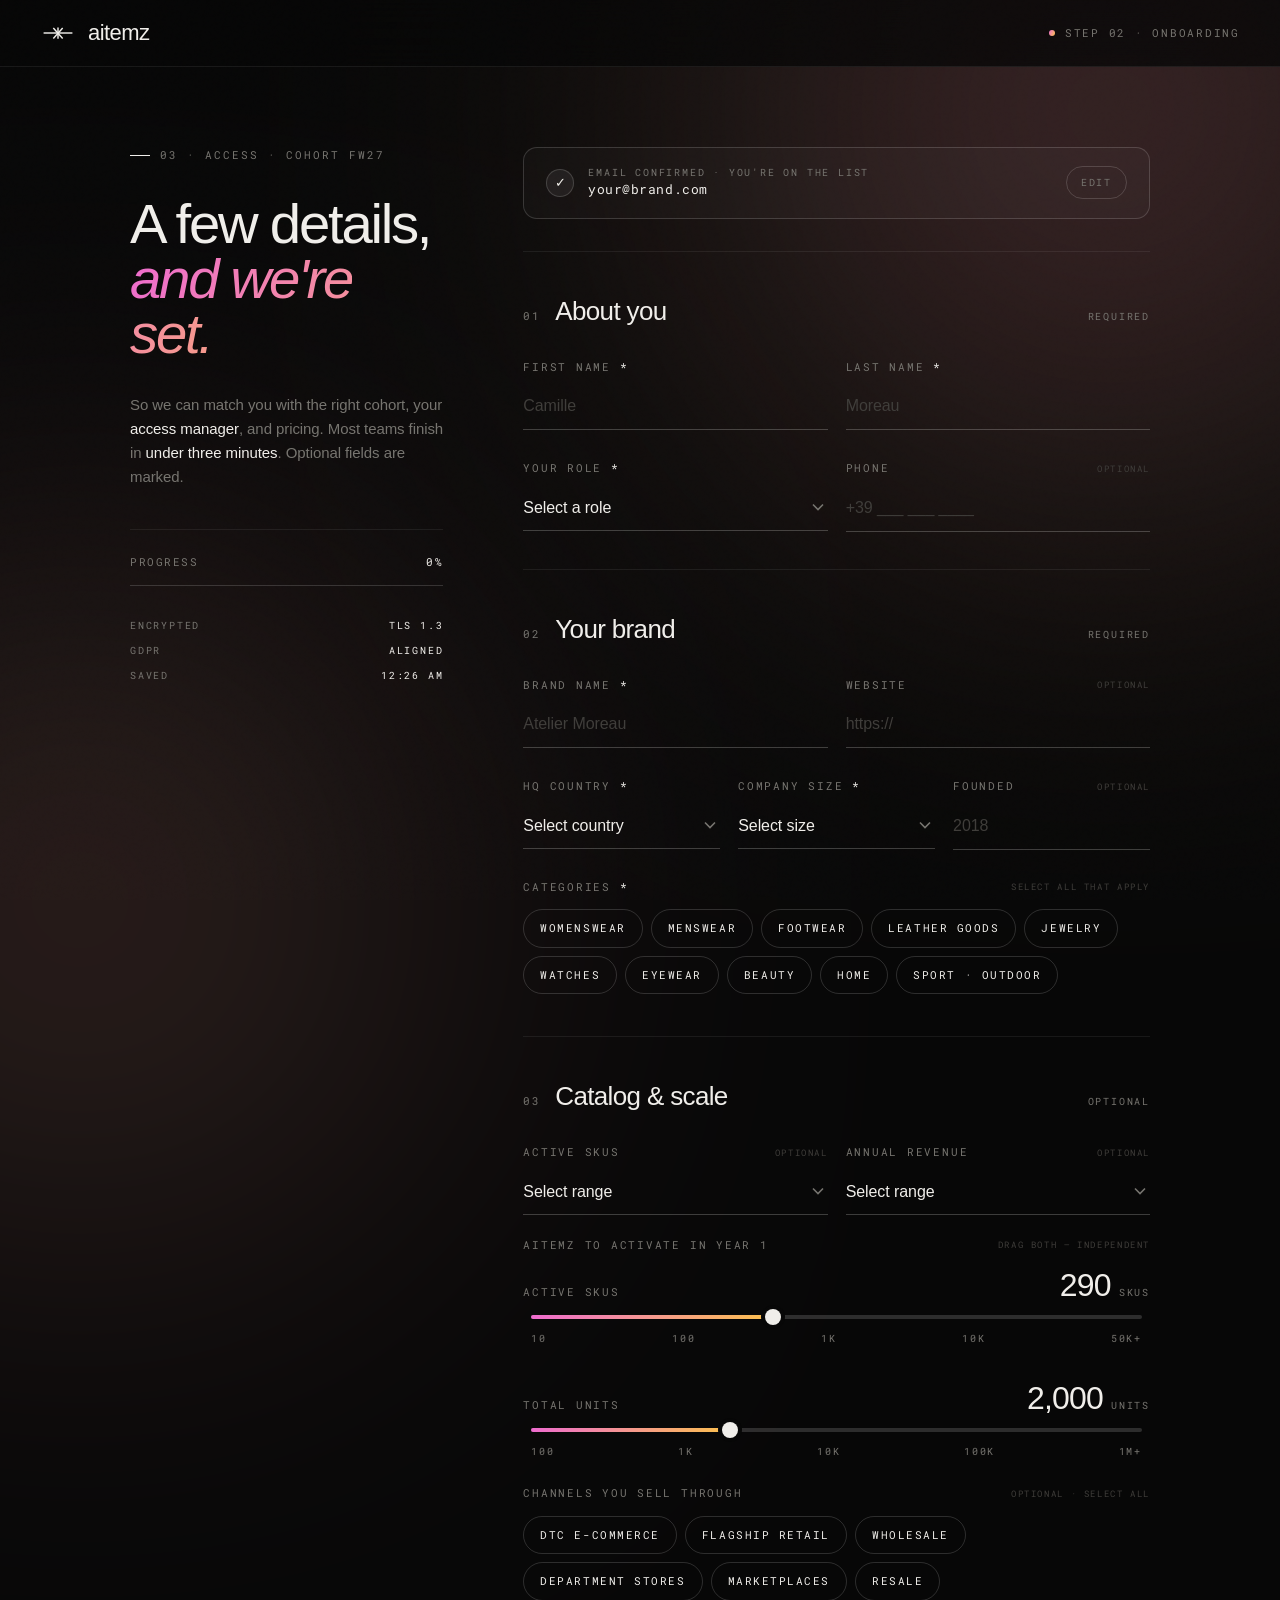
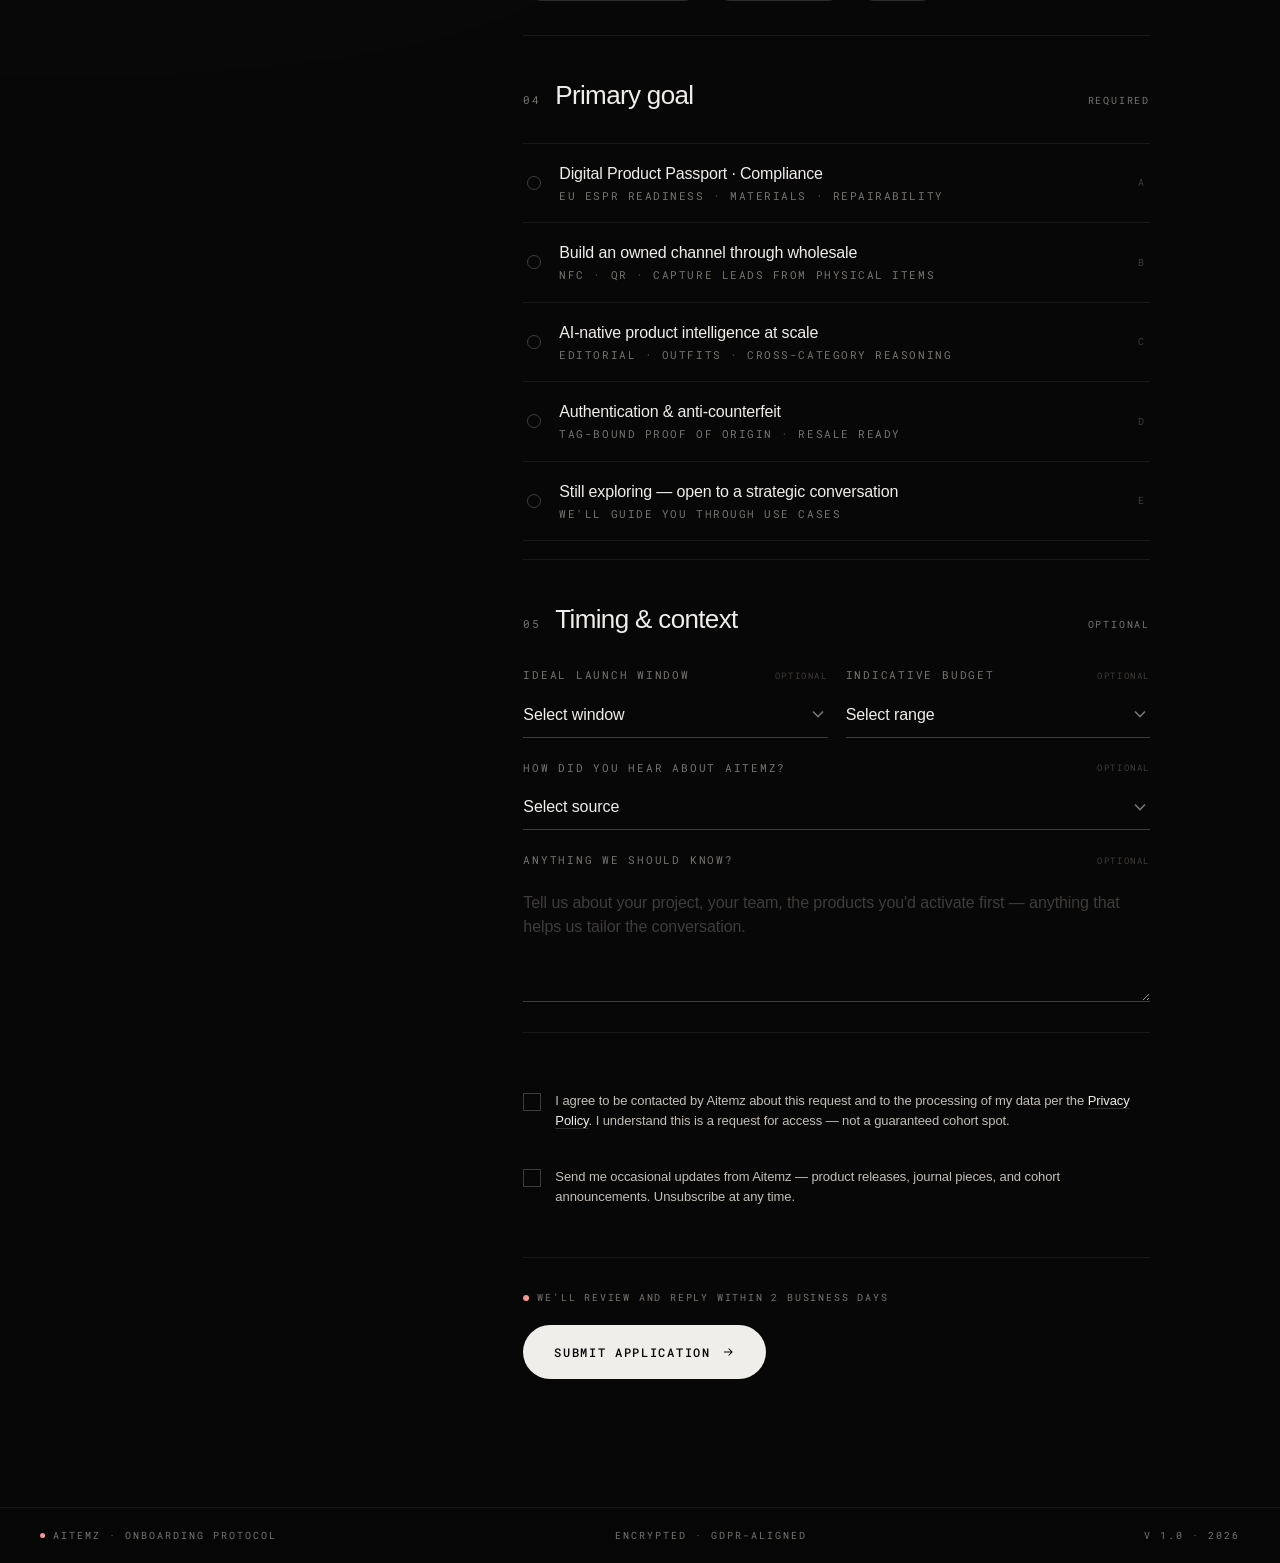
<file: onboarding.html>
<!DOCTYPE html>
<html lang="en">
<head>
<meta charset="UTF-8">
<meta name="viewport" content="width=device-width, initial-scale=1.0">
<title>Aitemz — Tell us about your brand</title>
<meta name="description" content="A few details so we can tailor your access. Aitemz onboarding form.">
<link rel="preconnect" href="https://fonts.googleapis.com">
<link rel="preconnect" href="https://fonts.gstatic.com" crossorigin>
<link href="https://fonts.googleapis.com/css2?family=Roboto+Mono:wght@300;400;500&display=swap" rel="stylesheet">
<link rel="stylesheet" href="onboarding.css">
</head>
<body>

<!-- Brand mark -->
<svg width="0" height="0" style="position:absolute" aria-hidden="true">
  <defs>
    <symbol id="aitm-mark" viewBox="0 0 200 100">
      <g stroke="currentColor" stroke-width="8" stroke-linecap="butt" fill="none">
        <line x1="20" y1="50" x2="180" y2="50"/>
        <line x1="100" y1="20" x2="100" y2="82"/>
        <line x1="74" y1="22" x2="126" y2="80"/>
        <line x1="126" y1="22" x2="74" y2="80"/>
      </g>
    </symbol>
  </defs>
</svg>

<div class="orb" aria-hidden="true"></div>
<div class="orb two" aria-hidden="true"></div>

<!-- NAV -->
<nav>
  <a href="index.html" class="brand">
    <span class="brand-mark">
      <svg viewBox="0 0 200 100" preserveAspectRatio="xMidYMid meet"><use href="#aitm-mark"/></svg>
    </span>
    <span class="brand-word">aitemz</span>
  </a>
  <span class="nav-status">
    <span class="d"></span>
    Step 02 · Onboarding
  </span>
</nav>

<div class="wrap">

  <!-- SIDE -->
  <aside class="side">
    <div class="side-label">03 · Access · Cohort FW27</div>
    <h1>A few details, <em>and we're set.</em></h1>
    <p>
      So we can match you with the right cohort, your <strong>access manager</strong>, and pricing. Most teams finish in <strong>under three minutes</strong>. Optional fields are marked.
    </p>

    <div class="progress">
      <div class="progress-row">
        <span>Progress</span>
        <span class="pct" id="progressLabel">0%</span>
      </div>
      <div class="progress-bar" id="progressBar" style="--pct:0%"></div>
    </div>

    <div class="meta-rows">
      <div class="row"><span>Encrypted</span><span>TLS 1.3</span></div>
      <div class="row"><span>GDPR</span><span>Aligned</span></div>
      <div class="row"><span>Saved</span><span id="savedAt">— —</span></div>
    </div>
  </aside>

  <!-- MAIN -->
  <main class="form">

    <div class="form-wrap" id="formWrap">

      <!-- Email confirmation strip -->
      <div class="email-strip">
        <div class="left">
          <div class="check">✓</div>
          <div>
            <div class="label">Email confirmed · You're on the list</div>
            <div class="email" id="emailDisplay">your@brand.com</div>
          </div>
        </div>
        <a href="index.html#waitlist" class="edit">Edit</a>
      </div>

      <form id="onboard" novalidate>

        <!-- ============ 01 ABOUT YOU ============ -->
        <section class="fset" data-step="1">
          <div class="fset-head">
            <span class="fset-num">01</span>
            <span class="fset-title">About you</span>
            <span class="fset-sub">Required</span>
          </div>

          <div class="row2">
            <div class="field" data-required>
              <label class="field-label" for="firstName"><span>First name <span class="req">*</span></span></label>
              <input type="text" id="firstName" name="firstName" placeholder="Camille" autocomplete="given-name" required>
              <div class="field-error">Required</div>
            </div>
            <div class="field" data-required>
              <label class="field-label" for="lastName"><span>Last name <span class="req">*</span></span></label>
              <input type="text" id="lastName" name="lastName" placeholder="Moreau" autocomplete="family-name" required>
              <div class="field-error">Required</div>
            </div>
          </div>

          <div class="row2">
            <div class="field" data-required>
              <label class="field-label" for="role"><span>Your role <span class="req">*</span></span></label>
              <select id="role" name="role" required>
                <option value="" disabled selected>Select a role</option>
                <option>Founder · CEO</option>
                <option>Creative Director</option>
                <option>Brand Director</option>
                <option>Head of Digital · E-commerce</option>
                <option>Head of Marketing</option>
                <option>Head of Sustainability</option>
                <option>Head of Product · Design</option>
                <option>Head of Operations</option>
                <option>Agency · Consultant</option>
                <option>Other</option>
              </select>
              <div class="field-error">Required</div>
            </div>
            <div class="field">
              <label class="field-label" for="phone"><span>Phone</span><span class="opt">Optional</span></label>
              <input type="tel" id="phone" name="phone" placeholder="+39 ___ ___ ____" autocomplete="tel">
            </div>
          </div>
        </section>

        <!-- ============ 02 BRAND ============ -->
        <section class="fset" data-step="2">
          <div class="fset-head">
            <span class="fset-num">02</span>
            <span class="fset-title">Your brand</span>
            <span class="fset-sub">Required</span>
          </div>

          <div class="row2">
            <div class="field" data-required>
              <label class="field-label" for="brand"><span>Brand name <span class="req">*</span></span></label>
              <input type="text" id="brand" name="brand" placeholder="Atelier Moreau" required>
              <div class="field-error">Required</div>
            </div>
            <div class="field">
              <label class="field-label" for="website"><span>Website</span><span class="opt">Optional</span></label>
              <input type="url" id="website" name="website" placeholder="https://">
            </div>
          </div>

          <div class="row3">
            <div class="field" data-required>
              <label class="field-label" for="hq"><span>HQ country <span class="req">*</span></span></label>
              <select id="hq" name="hq" required>
                <option value="" disabled selected>Select country</option>
                <option>Italy</option>
                <option>France</option>
                <option>United Kingdom</option>
                <option>Germany</option>
                <option>Spain</option>
                <option>Netherlands</option>
                <option>Switzerland</option>
                <option>United States</option>
                <option>Japan</option>
                <option>Other</option>
              </select>
              <div class="field-error">Required</div>
            </div>
            <div class="field" data-required>
              <label class="field-label" for="size"><span>Company size <span class="req">*</span></span></label>
              <select id="size" name="size" required>
                <option value="" disabled selected>Select size</option>
                <option>1–10</option>
                <option>11–50</option>
                <option>51–200</option>
                <option>201–1,000</option>
                <option>1,000+</option>
              </select>
              <div class="field-error">Required</div>
            </div>
            <div class="field">
              <label class="field-label" for="founded"><span>Founded</span><span class="opt">Optional</span></label>
              <input type="text" id="founded" name="founded" placeholder="2018" inputmode="numeric" maxlength="4">
            </div>
          </div>

          <div class="field" data-required>
            <label class="field-label"><span>Categories <span class="req">*</span></span><span class="opt">Select all that apply</span></label>
            <div class="chips" id="catChips">
              <label class="chip"><input type="checkbox" name="categories" value="Womenswear"><span>Womenswear</span></label>
              <label class="chip"><input type="checkbox" name="categories" value="Menswear"><span>Menswear</span></label>
              <label class="chip"><input type="checkbox" name="categories" value="Footwear"><span>Footwear</span></label>
              <label class="chip"><input type="checkbox" name="categories" value="Leather goods"><span>Leather goods</span></label>
              <label class="chip"><input type="checkbox" name="categories" value="Jewelry"><span>Jewelry</span></label>
              <label class="chip"><input type="checkbox" name="categories" value="Watches"><span>Watches</span></label>
              <label class="chip"><input type="checkbox" name="categories" value="Eyewear"><span>Eyewear</span></label>
              <label class="chip"><input type="checkbox" name="categories" value="Beauty"><span>Beauty</span></label>
              <label class="chip"><input type="checkbox" name="categories" value="Home"><span>Home</span></label>
              <label class="chip"><input type="checkbox" name="categories" value="Sport"><span>Sport · Outdoor</span></label>
            </div>
            <div class="field-error">Pick at least one</div>
          </div>
        </section>

        <!-- ============ 03 SCALE ============ -->
        <section class="fset" data-step="3">
          <div class="fset-head">
            <span class="fset-num">03</span>
            <span class="fset-title">Catalog & scale</span>
            <span class="fset-sub">Optional</span>
          </div>

          <div class="row2">
            <div class="field">
              <label class="field-label" for="skus"><span>Active SKUs</span><span class="opt">Optional</span></label>
              <select id="skus" name="skus">
                <option value="" disabled selected>Select range</option>
                <option>Under 100</option>
                <option>100–500</option>
                <option>500–2,000</option>
                <option>2,000–10,000</option>
                <option>10,000+</option>
              </select>
            </div>
            <div class="field">
              <label class="field-label" for="revenue"><span>Annual revenue</span><span class="opt">Optional</span></label>
              <select id="revenue" name="revenue">
                <option value="" disabled selected>Select range</option>
                <option>Pre-revenue</option>
                <option>Under €1M</option>
                <option>€1M–€10M</option>
                <option>€10M–€50M</option>
                <option>€50M–€250M</option>
                <option>€250M+</option>
              </select>
            </div>
          </div>

          <div class="field">
            <label class="field-label"><span>Aitemz to activate in year 1</span><span class="opt">Drag both — independent</span></label>

            <div class="slider-group">

              <!-- SKUs slider -->
              <div class="slider-wrap">
                <div class="slider-head">
                  <span class="lbl">Active SKUs</span>
                  <span class="slider-value-row">
                    <span class="slider-value" id="skuVal">500</span>
                    <span class="unit">SKUs</span>
                  </span>
                </div>
                <div class="slider-track-wrap">
                  <div class="slider-track">
                    <div class="slider-fill" id="skuFill"></div>
                    <div class="slider-handle" id="skuHandle"></div>
                  </div>
                  <input type="range" min="0" max="1000" step="1" value="395" class="slider-input" id="skuInput">
                </div>
                <div class="slider-labels">
                  <span>10</span>
                  <span>100</span>
                  <span>1k</span>
                  <span>10k</span>
                  <span>50k+</span>
                </div>
              </div>

              <!-- Units slider -->
              <div class="slider-wrap">
                <div class="slider-head">
                  <span class="lbl">Total units</span>
                  <span class="slider-value-row">
                    <span class="slider-value" id="volVal">2,000</span>
                    <span class="unit">units</span>
                  </span>
                </div>
                <div class="slider-track-wrap">
                  <div class="slider-track">
                    <div class="slider-fill" id="volFill"></div>
                    <div class="slider-handle" id="volHandle"></div>
                  </div>
                  <input type="range" min="0" max="1000" step="1" value="325" class="slider-input" id="volInput">
                </div>
                <div class="slider-labels">
                  <span>100</span>
                  <span>1k</span>
                  <span>10k</span>
                  <span>100k</span>
                  <span>1M+</span>
                </div>
              </div>

            </div>
          </div>

          <div class="field">
            <label class="field-label"><span>Channels you sell through</span><span class="opt">Optional · select all</span></label>
            <div class="chips">
              <label class="chip"><input type="checkbox" name="channels" value="DTC e-commerce"><span>DTC e-commerce</span></label>
              <label class="chip"><input type="checkbox" name="channels" value="Flagship retail"><span>Flagship retail</span></label>
              <label class="chip"><input type="checkbox" name="channels" value="Wholesale · Multi-brand"><span>Wholesale</span></label>
              <label class="chip"><input type="checkbox" name="channels" value="Department stores"><span>Department stores</span></label>
              <label class="chip"><input type="checkbox" name="channels" value="Marketplaces"><span>Marketplaces</span></label>
              <label class="chip"><input type="checkbox" name="channels" value="Resale · Vintage"><span>Resale</span></label>
            </div>
          </div>
        </section>

        <!-- ============ 04 GOAL ============ -->
        <section class="fset" data-step="4">
          <div class="fset-head">
            <span class="fset-num">04</span>
            <span class="fset-title">Primary goal</span>
            <span class="fset-sub">Required</span>
          </div>

          <div class="radios" data-required>
            <label class="radio-row">
              <input type="radio" name="goal" value="DPP compliance">
              <span class="dot"></span>
              <span class="text">
                <span class="t">Digital Product Passport · Compliance</span>
                <span class="d">EU ESPR readiness · Materials · Repairability</span>
              </span>
              <span class="num">A</span>
            </label>
            <label class="radio-row">
              <input type="radio" name="goal" value="Owned channel">
              <span class="dot"></span>
              <span class="text">
                <span class="t">Build an owned channel through wholesale</span>
                <span class="d">NFC · QR · Capture leads from physical items</span>
              </span>
              <span class="num">B</span>
            </label>
            <label class="radio-row">
              <input type="radio" name="goal" value="AI intelligence">
              <span class="dot"></span>
              <span class="text">
                <span class="t">AI-native product intelligence at scale</span>
                <span class="d">Editorial · Outfits · Cross-category reasoning</span>
              </span>
              <span class="num">C</span>
            </label>
            <label class="radio-row">
              <input type="radio" name="goal" value="Authentication">
              <span class="dot"></span>
              <span class="text">
                <span class="t">Authentication & anti-counterfeit</span>
                <span class="d">Tag-bound proof of origin · Resale ready</span>
              </span>
              <span class="num">D</span>
            </label>
            <label class="radio-row">
              <input type="radio" name="goal" value="Exploring">
              <span class="dot"></span>
              <span class="text">
                <span class="t">Still exploring — open to a strategic conversation</span>
                <span class="d">We'll guide you through use cases</span>
              </span>
              <span class="num">E</span>
            </label>
          </div>
          <div class="field-error" id="goalErr" style="margin-top:10px">Pick one</div>
        </section>

        <!-- ============ 05 TIMING ============ -->
        <section class="fset" data-step="5">
          <div class="fset-head">
            <span class="fset-num">05</span>
            <span class="fset-title">Timing & context</span>
            <span class="fset-sub">Optional</span>
          </div>

          <div class="row2">
            <div class="field">
              <label class="field-label" for="timeline"><span>Ideal launch window</span><span class="opt">Optional</span></label>
              <select id="timeline" name="timeline">
                <option value="" disabled selected>Select window</option>
                <option>This quarter</option>
                <option>Next quarter</option>
                <option>SS27 · Spring/Summer 27</option>
                <option>FW27 · Fall/Winter 27</option>
                <option>2028+</option>
                <option>No date yet</option>
              </select>
            </div>
            <div class="field">
              <label class="field-label" for="budget"><span>Indicative budget</span><span class="opt">Optional</span></label>
              <select id="budget" name="budget">
                <option value="" disabled selected>Select range</option>
                <option>Under €25k</option>
                <option>€25k–€75k</option>
                <option>€75k–€200k</option>
                <option>€200k–€500k</option>
                <option>€500k+</option>
                <option>Need guidance</option>
              </select>
            </div>
          </div>

          <div class="field">
            <label class="field-label" for="referral"><span>How did you hear about Aitemz?</span><span class="opt">Optional</span></label>
            <select id="referral" name="referral">
              <option value="" disabled selected>Select source</option>
              <option>From a colleague · Word of mouth</option>
              <option>Press · Editorial</option>
              <option>Industry event</option>
              <option>LinkedIn</option>
              <option>Instagram</option>
              <option>Search engine</option>
              <option>Existing Aitemz client</option>
              <option>Other</option>
            </select>
          </div>

          <div class="field">
            <label class="field-label" for="notes"><span>Anything we should know?</span><span class="opt">Optional</span></label>
            <textarea id="notes" name="notes" placeholder="Tell us about your project, your team, the products you'd activate first — anything that helps us tailor the conversation." rows="4"></textarea>
          </div>
        </section>

        <!-- ============ CONSENT ============ -->
        <section class="fset" data-step="6">
          <label class="consent" data-required>
            <input type="checkbox" id="consent" required>
            <span class="box"></span>
            <span class="copy">
              I agree to be contacted by Aitemz about this request and to the processing of my data per the <a href="#">Privacy Policy</a>. I understand this is a request for access — not a guaranteed cohort spot.
            </span>
          </label>

          <label class="consent">
            <input type="checkbox" id="newsletter">
            <span class="box"></span>
            <span class="copy">
              Send me occasional updates from Aitemz — product releases, journal pieces, and cohort announcements. Unsubscribe at any time.
            </span>
          </label>
        </section>

        <div class="submit-bar">
          <span class="submit-note">
            <span class="d"></span>
            We'll review and reply within 2 business days
          </span>
          <button type="submit" class="btn" id="submitBtn">
            Submit application
            <svg width="14" height="14" viewBox="0 0 24 24" fill="none" stroke="currentColor" stroke-width="1.8"><path d="M5 12h14M13 6l6 6-6 6"/></svg>
          </button>
        </div>
      </form>
    </div>

    <!-- SUCCESS -->
    <div class="success" id="success">
      <div class="check-big">✓</div>
      <h2>Application <em>received.</em></h2>
      <p>
        Thanks <span id="successName">—</span>. Your access manager will reach out within two business days. Until then, keep an eye on your inbox at <strong id="successEmail">your@brand.com</strong>.
      </p>
      <a href="index.html" class="btn" style="margin-top:8px">
        Back to home
        <svg width="14" height="14" viewBox="0 0 24 24" fill="none" stroke="currentColor" stroke-width="1.8"><path d="M5 12h14M13 6l6 6-6 6"/></svg>
      </a>
    </div>

  </main>
</div>

<div class="perim" aria-hidden="true">
  <span><span class="d"></span>Aitemz · Onboarding protocol</span>
  <span>Encrypted · GDPR-aligned</span>
  <span>v 1.0 · 2026</span>
</div>
<script src="onboarding.js"></script>
</body>
</html>
</file>
<file: styles.css>
/* ---------- BRAND TOKENS ---------- */
  :root{
    --white:#f0eeea;
    --white-pure:#ffffff;
    --black:#070707;
    --black-deep:#000000;
    --black-surface:#141414;
    --grey:#c2bfb8;
    --grey-60:#76746f;
    --grey-80:#3f3d3a;
    --line:rgba(248,248,247,0.07);
    --line-strong:rgba(248,248,247,0.16);
    --purple:#ee6bcf;
    --orange:#fcc24c;
    --grad: linear-gradient(115deg, #ee6bcf 0%, #f59494 45%, #fcc24c 100%);
    --mono: 'Roboto Mono', ui-monospace, Menlo, monospace;
    --sans: 'Helvetica Neue', Helvetica, Arial, sans-serif;
    /* Aitemz Sans — humanist grotesque, rendered via Helvetica Neue proxy until
       the licensed outlines ship. Always set at light weight per the specimen. */
    --aitemz: 'Helvetica Neue', Helvetica, Arial, sans-serif;
  }

  /* Aitemz Sans utility — wordmark + display use */
  .aitemz-sans{
    font-family:var(--aitemz);
    font-weight:300;
    letter-spacing:-0.02em;
    text-transform:none;
  }

  *,*::before,*::after{margin:0;padding:0;box-sizing:border-box}
  html{scroll-behavior:smooth;overflow-x:clip;max-width:100%}
  /* anchor offset so jump targets clear the fixed nav + sticky ticker */
  section[id], header[id]{scroll-margin-top:var(--sticky-offset, 130px)}
  body{
    background:var(--black);
    color:var(--white);
    font-family:var(--sans);
    font-weight:400;
    line-height:1.5;
    -webkit-font-smoothing:antialiased;
    overflow-x:clip;
    max-width:100%;
    letter-spacing:-0.005em;
    /* hide page scrollbar — page still scrolls, just no visible track */
    scrollbar-width:none;
    -ms-overflow-style:none;
  }
  body::-webkit-scrollbar,
  html::-webkit-scrollbar{display:none}
  html{scrollbar-width:none;-ms-overflow-style:none}

  ::selection{background:var(--white);color:var(--black)}

  /* subtle 5-col grid guide */
  .grid-guide{
    position:fixed;inset:0;
    pointer-events:none;
    z-index:1;
    max-width:1440px;
    margin:0 auto;
    padding:0 40px;
    display:grid;
    grid-template-columns:repeat(5,1fr);
    left:50%;transform:translateX(-50%);
    width:100%;
  }
  .grid-guide span{
    border-left:1px solid rgba(248,248,247,0.03);
    height:100%;
  }
  .grid-guide span:last-child{border-right:1px solid rgba(248,248,247,0.03)}

  /* ambient grain — dropped mix-blend-mode:overlay (forces full-viewport
     recomposite every scroll frame). Lower opacity + lighter sample keeps
     the texture present without the per-frame paint cost. */
  body::after{
    content:'';
    position:fixed;inset:0;
    pointer-events:none;z-index:200;
    background-image:url("data:image/svg+xml,%3Csvg viewBox='0 0 256 256' xmlns='http://www.w3.org/2000/svg'%3E%3Cfilter id='n'%3E%3CfeTurbulence type='fractalNoise' baseFrequency='0.9' numOctaves='4' stitchTiles='stitch'/%3E%3C/filter%3E%3Crect width='100%25' height='100%25' filter='url(%23n)' opacity='0.05'/%3E%3C/svg%3E");
    opacity:.18;
  }

  /* ---------- NAV ---------- */
  nav{
    position:fixed;top:0;left:0;right:0;z-index:100;
    padding:26px 40px;
    display:flex;justify-content:space-between;align-items:center;
    transition:
      padding .45s cubic-bezier(.4,.0,.2,1),
      background .4s, border-color .4s, backdrop-filter .4s;
    border-bottom:1px solid transparent;
  }
  nav.scrolled{
    padding:14px 40px;
    background:rgba(21,21,21,0.86);
    backdrop-filter:blur(10px);
    -webkit-backdrop-filter:blur(10px);
    border-bottom-color:var(--line);
  }
  .brand{
    display:flex;align-items:center;gap:18px;
    text-decoration:none;color:var(--white);
    line-height:1;
    /* Smooth lockup shrink on scroll. transform-origin top-left so the
       lockup contracts toward the corner instead of drifting inward. */
    transform-origin:left center;
    transition:gap .45s cubic-bezier(.4,.0,.2,1);
  }
  nav.scrolled .brand{gap:14px}
  .brand-mark{
    /* 5:3 aspect ratio matches the source SVG viewBox (500×300).
       Larger at rest, contracts to nav-size on scroll. */
    width:60px;height:36px;
    display:inline-flex;align-items:center;justify-content:center;
    position:relative;
    transition:width .45s cubic-bezier(.4,.0,.2,1), height .45s cubic-bezier(.4,.0,.2,1);
  }
  nav.scrolled .brand-mark{width:40px;height:24px}
  .brand-mark svg{width:100%;height:100%;display:block;color:var(--white)}
  /* Wordmark — optically aligned so the x-height MIDDLE of the lowercase
     letters sits on the mark's horizontal bar (same axis = unified lockup).
     Default flexbox align-items:center pairs the boxes' geometric centers,
     but the text box center sits slightly ABOVE the x-height middle (cap +
     descender lift the box top), so we nudge the wordmark UP a hair to put
     the visual mass on-axis. */
  .brand-word{
    font-family:var(--aitemz);font-weight:400;font-size:34px;
    letter-spacing:-0.028em;text-transform:none;
    line-height:1;
    display:inline-flex;align-items:flex-start;
    transform:translateY(-0.05em); /* lift to align x-height with mark bar */
    transition:font-size .45s cubic-bezier(.4,.0,.2,1);
  }
  nav.scrolled .brand-word{font-size:23px}
  /* Registered-trademark mark trailing the wordmark — small superscript so it
     doesn't dominate the lockup but is still visible at typical nav sizes. */
  .brand-r{
    font-family:var(--aitemz);
    font-size:0.42em;
    font-weight:400;
    line-height:1;
    margin-left:2px;
    transform:translateY(0.1em); /* sit it as a low superscript */
    color:currentColor;
    opacity:.85;
  }
  .nav-links{display:flex;gap:32px;align-items:center}
  .nav-link{
    font-family:var(--mono);font-size:11px;font-weight:400;
    letter-spacing:0.16em;text-transform:uppercase;
    color:var(--white);text-decoration:none;
    opacity:.65;transition:opacity .25s;
  }
  .nav-link:hover{opacity:1}
  .nav-cta{
    font-family:var(--mono);font-size:11px;font-weight:500;
    letter-spacing:0.16em;text-transform:uppercase;
    color:var(--white);text-decoration:none;
    padding:10px 18px;
    border:1px solid var(--line-strong);
    border-radius:999px;
    transition:all .3s ease;
    display:inline-flex;align-items:center;gap:8px;
    background:transparent;
  }
  .nav-cta::before{
    content:"";width:6px;height:6px;border-radius:50%;
    background:var(--grad);
    display:inline-block;
  }
  .nav-cta:hover{background:var(--white);color:var(--black);border-color:var(--white)}

  /* ---------- HERO ---------- */
  .hero{
    position:relative;
    /* leave room for the ticker so it lands at the bottom of the first viewport.
       --ticker-h is set in JS once the marquee mounts. */
    min-height:calc(100vh - var(--ticker-h, 60px));
    max-height:calc(100vh - var(--ticker-h, 60px));
    padding:calc(var(--nav-h, 62px) + 28px) 40px 32px;
    width:100%;
    margin:0;
    display:grid;
    grid-template-columns:repeat(5,1fr);
    /* Rows: meta(top) · flex spacer · title · foot · flex spacer
       The two 1fr rows above and below the title/foot pair center the pair
       vertically in the available space while keeping the meta pinned top. */
    grid-template-rows:auto 1fr auto auto 1fr;
    gap:24px;
    align-items:end;
    overflow:hidden;
    z-index:2;
  }

  /* hero ambient sweep — replaces the title light sweep, lives in the background.
     Dropped mix-blend-mode:screen for perf (the gradient stops are already
     additive against the dark canvas — visual cost is negligible). */
  .hero::before{
    content:"";
    position:absolute;inset:-10% -20%;
    background:linear-gradient(
      105deg,
      transparent 0%,
      transparent 35%,
      rgba(238,107,207,0.10) 46%,
      rgba(252,194,76,0.12) 50%,
      rgba(245,148,148,0.10) 54%,
      transparent 65%,
      transparent 100%
    );
    background-size:260% 100%;
    background-position:-30% 50%;
    pointer-events:none;
    z-index:0;
    animation:bgSweep 14s 1.5s ease-in-out infinite;
  }
  @keyframes bgSweep{
    0%,8%{background-position:-40% 50%}
    55%{background-position:140% 50%}
    100%{background-position:140% 50%}
  }

  /* drifting refraction orbs
     Perf notes: dropped mix-blend-mode:screen (bumped raw opacity instead so
     the orbs still read at similar luminance) and reduced the filter:blur
     radius. Both changes cut the per-frame composite cost considerably —
     screen-blending huge blurred layers was the single most expensive thing
     on the page, especially while the hero parallax animates the hero's
     opacity (which forced the orbs to recomposite every scroll frame).
     translateZ promotes each orb to its own GPU layer. */
  .orb{
    position:absolute;
    width:900px;height:900px;
    right:-220px;top:-180px;
    border-radius:50%;
    background:radial-gradient(circle, #ee6bcf 0%, #f59494 45%, #fcc24c 80%, transparent 100%);
    filter:blur(110px);
    opacity:.50;
    z-index:-1;
    animation:drift1 18s ease-in-out infinite alternate;
    will-change:transform;
    transform:translateZ(0);
  }
  .orb.two{
    left:-300px;bottom:-320px;top:auto;right:auto;
    width:760px;height:760px;
    background:radial-gradient(circle, #fcc24c 0%, #f59494 50%, #ee6bcf 90%, transparent 100%);
    opacity:.36;
    animation:drift2 24s ease-in-out infinite alternate;
    animation-delay:-6s;
  }
  .orb.three{
    width:520px;height:520px;
    left:38%;top:30%;
    background:radial-gradient(circle, #ee6bcf 0%, transparent 70%);
    opacity:.24;
    filter:blur(100px);
    animation:drift3 20s ease-in-out infinite alternate;
    animation-delay:-3s;
  }
  @keyframes drift1{
    0%{transform:translate(0,0) scale(1)}
    33%{transform:translate(-140px,80px) scale(1.15)}
    66%{transform:translate(80px,-60px) scale(.92)}
    100%{transform:translate(-40px,140px) scale(1.08)}
  }
  @keyframes drift2{
    0%{transform:translate(0,0) scale(1)}
    50%{transform:translate(120px,-100px) scale(1.18)}
    100%{transform:translate(-60px,60px) scale(.94)}
  }
  @keyframes drift3{
    0%{transform:translate(0,0) scale(1)}
    50%{transform:translate(-180px,140px) scale(1.25)}
    100%{transform:translate(220px,-80px) scale(.85)}
  }
  /* keep generic 'drift' for waitlist bg */
  @keyframes drift{
    0%{transform:translate(0,0) scale(1)}
    50%{transform:translate(-60px,40px) scale(1.08)}
    100%{transform:translate(40px,-30px) scale(.96)}
  }

  .hero-meta{
    grid-column:1 / span 5;
    grid-row:1;                /* top */
    display:flex;justify-content:flex-end;align-items:flex-start;
    margin-bottom:0;
    opacity:0;transform:translateY(12px);
    animation:rise .9s .1s forwards cubic-bezier(.2,.7,.2,1);
  }
  .hero-meta .tag{
    display:inline-flex;align-items:center;gap:10px;
    padding:8px 14px;
    border:1px solid var(--line-strong);
    border-radius:999px;
    background:rgba(248,248,247,0.03);
    backdrop-filter:blur(6px);
    font-family:var(--mono);font-size:11px;font-weight:400;
    letter-spacing:0.16em;text-transform:uppercase;
    color:var(--white);
  }
  .hero-meta .tag .dot{
    width:6px;height:6px;border-radius:50%;
    background:var(--grad);
    animation:pulse 2.4s ease-in-out infinite;
  }
  @keyframes pulse{
    0%,100%{transform:scale(1);opacity:1}
    50%{transform:scale(1.6);opacity:.5}
  }
  .hero-meta .status{
    font-family:var(--mono);font-size:10px;font-weight:400;
    letter-spacing:0.18em;text-transform:uppercase;
    color:var(--grey-60);text-align:right;line-height:1.8;
  }

  .hero-title{
    grid-column:1 / span 5;
    grid-row:3;                /* sandwiched between two 1fr spacers → centered */
    align-self:end;
    font-family:var(--aitemz);
    font-weight:300;
    /* Size against BOTH viewport width and height so the headline never
       outgrows the available hero space. min() picks the smaller of the
       two intrinsic sizes; clamp keeps a sane floor and a sane ceiling. */
    font-size:clamp(40px, min(9vw, 13vh), 128px);
    line-height:0.94;
    letter-spacing:-0.04em;
    color:var(--white);
    position:relative;
  }
  .hero-title .line{display:block;overflow:hidden}
  .hero-title .line > span{
    display:block;
    transform:translateY(110%);
    animation:riseText 1.2s forwards cubic-bezier(.2,.7,.2,1);
  }
  .hero-title .line.l2 > span{animation-delay:.15s}
  .hero-title .line.l3 > span{animation-delay:.3s}

  .reveal-word{
    display:inline-block;
    position:relative;
    background:var(--grad);
    background-size:200% 100%;
    -webkit-background-clip:text;background-clip:text;
    color:transparent;
    font-style:italic;
    font-weight:500;
    animation:shimmer 8s linear infinite;
  }
  @keyframes shimmer{
    0%{background-position:0% 50%}
    100%{background-position:200% 50%}
  }
  @keyframes riseText{
    from{transform:translateY(110%)}
    to{transform:translateY(0)}
  }

  /* light sweep removed from title — lives on .hero::before now */

  .hero-foot{
    grid-column:1 / span 5;
    grid-row:4;                /* immediately under the title */
    display:grid;
    grid-template-columns:repeat(5,1fr);
    gap:24px;
    margin-top:clamp(24px, 4vh, 56px);
    align-items:end;
    opacity:0;transform:translateY(12px);
    animation:rise 1s 1s forwards cubic-bezier(.2,.7,.2,1);
  }
  .hero-sub{
    grid-column:1 / span 3;
    font-family:var(--aitemz);
    font-weight:300;
    font-size:clamp(19px, min(1.8vw, 2.9vh), 26px);
    line-height:1.4;
    color:var(--grey);
    max-width:62ch;
    letter-spacing:-0.012em;
  }
  .hero-sub strong{color:var(--white);font-weight:500}
  .hero-actions{
    grid-column:4 / span 2;
    display:flex;gap:12px;justify-content:flex-end;
    flex-wrap:wrap;
  }
  .btn{
    display:inline-flex;align-items:center;gap:10px;
    font-family:var(--mono);font-size:12px;font-weight:500;
    letter-spacing:0.14em;text-transform:uppercase;
    padding:16px 26px;
    border-radius:999px;
    text-decoration:none;
    transition:all .3s ease;
    cursor:pointer;border:1px solid transparent;
  }
  .btn-primary{
    background:var(--white);color:var(--black);
  }
  .btn-primary:hover{
    transform:translateY(-2px);
    box-shadow:0 14px 40px -14px rgba(238,107,207,.45);
  }
  .btn-ghost{
    background:transparent;color:var(--white);
    border-color:var(--line-strong);
  }
  .btn-ghost:hover{border-color:var(--white)}

  @keyframes rise{to{opacity:1;transform:translateY(0)}}

  /* ---------- MARQUEE / TICKER NAV ----------
     Behavior:
       - sits at the bottom of the first viewport (hero is sized to leave room).
       - position:sticky pins it to top:0 once the user scrolls past it,
         landing flush against the fixed nav.
       - on hover the auto-scroll pauses so users can click individual links. */
  .marquee{
    display:none;
    overflow:hidden;
    border-top:1px solid var(--line);
    border-bottom:1px solid var(--line);
    padding:18px 0;
    position:sticky;
    /* Stick flush against the bottom of the (contracted) nav.
       --nav-h is set in JS and updates on scroll/resize. */
    top:var(--nav-h, 62px);
    z-index:90;            /* below nav (z:100), above page content */
    background:rgba(7,7,7,0.92);
    backdrop-filter:blur(10px);
    -webkit-backdrop-filter:blur(10px);
    transition:background .35s ease, border-color .35s ease;
  }
  /* When stuck against the nav, tighten the chrome to match a unified header bar */
  .marquee.stuck{
    background:rgba(21,21,21,0.94);
    border-top-color:transparent;
    border-bottom-color:var(--line);
  }
  .marquee-track{
    display:flex;gap:48px;width:max-content;
    animation:marquee 60s linear infinite;
    will-change:transform;
  }
  .marquee:hover .marquee-track,
  .marquee:focus-within .marquee-track{
    animation-play-state:paused;
  }
  .marquee-track .item{
    font-family:var(--mono);font-size:12px;font-weight:400;
    letter-spacing:0.22em;text-transform:uppercase;
    white-space:nowrap;
    display:inline-flex;align-items:center;gap:48px;
  }
  .marquee-track .item a{
    color:var(--white);text-decoration:none;
    transition:color .25s ease, opacity .25s ease;
    opacity:.9;
    /* expand hit target without changing visual rhythm */
    padding:6px 0;
  }
  .marquee-track .item a:hover{
    color:#fcc24c;
    opacity:1;
  }
  .marquee-track .item .star{color:var(--grey-60);font-size:10px;pointer-events:none}
  .marquee-track .item.accent a{
    background:var(--grad);
    -webkit-background-clip:text;background-clip:text;
    color:transparent;
  }
  .marquee-track .item.accent a:hover{
    background:var(--white);
    -webkit-background-clip:text;background-clip:text;
    color:transparent;
  }
  @keyframes marquee{
    0%{transform:translateX(0)}
    100%{transform:translateX(-50%)}
  }

  /* ---------- SECTION WRAPPER ----------
     Full-bleed background, content centered + capped at 1360px.
     padding-left/right resolve to:
       viewport ≤ 1440:  40px       → content = viewport - 80px
       viewport >  1440:  (vw-1360)/2 → content = 1360px (same as old 1440 max-width minus 40px gutters)
     Background fills the viewport so adjacent sections (hero, principle) which
     are also full-bleed line up cleanly with no side strips. */
  section.block{
    max-width:none;margin:0;
    padding:140px max(40px, calc((100vw - 1360px) / 2));
    position:relative;z-index:2;
  }

  .section-head{
    display:grid;
    grid-template-columns:repeat(5,1fr);
    gap:24px;
    margin-bottom:80px;
    align-items:end;
  }
  .section-label{
    grid-column:1 / span 1;
    font-family:var(--mono);font-size:11px;font-weight:400;
    letter-spacing:0.18em;text-transform:uppercase;
    color:var(--grey-60);
    display:flex;align-items:center;gap:10px;
  }
  .section-label::before{
    content:"";width:20px;height:1px;background:var(--white);
  }
  .section-heading{
    grid-column:2 / span 4;
    font-family:var(--aitemz);
    font-weight:300;
    font-size:clamp(32px,4.4vw,64px);
    line-height:1.02;
    letter-spacing:-0.03em;
    color:var(--white);
  }
  .section-heading em{
    font-style:italic;
    background:var(--grad);
    -webkit-background-clip:text;background-clip:text;
    color:transparent;
    font-weight:500;
  }

  /* ---------- CAPABILITIES ---------- */
  .caps{
    display:grid;
    grid-template-columns:repeat(5,1fr);
    gap:0;
    border-top:1px solid var(--line);
    margin-top:32px;
    position:relative;
  }
  /* 4-column variant for the colorful refresh */
  .caps.caps-4{grid-template-columns:repeat(4,1fr)}
  /* Subtle brand gradient hairline atop the row — gives the whole strip a
     warmer entrance and visually ties it to the gradient italic in the heading. */
  .caps::after{
    content:"";
    position:absolute;
    left:0;right:0;top:-1px;height:1px;
    background:linear-gradient(90deg,
      transparent 0%,
      rgba(238,107,207,0) 8%,
      rgba(238,107,207,0.55) 30%,
      rgba(245,148,148,0.55) 50%,
      rgba(252,194,76,0.55) 70%,
      rgba(252,194,76,0) 92%,
      transparent 100%);
    opacity:.65;
    pointer-events:none;
  }
  .cap{
    grid-column:span 1;
    padding:32px 24px 36px;
    border-right:1px solid var(--line);
    border-bottom:1px solid var(--line);
    background:transparent;
    position:relative;
    transition:background .4s;
    min-height:320px;
    display:flex;flex-direction:column;
  }
  .cap:hover{background:rgba(248,248,247,0.025)}
  .cap::before{
    content:"";position:absolute;left:0;right:0;top:-1px;height:1px;
    background:var(--grad);
    transform:scaleX(0);transform-origin:left;
    transition:transform .6s cubic-bezier(.2,.7,.2,1);
  }
  .cap:hover::before{transform:scaleX(1)}
  .cap:last-child{border-right:none}
  .cap-num{
    font-family:var(--mono);font-size:11px;letter-spacing:.18em;
    color:var(--grey-60);margin-bottom:48px;
  }
  .cap-title{
    font-family:var(--sans);font-size:22px;font-weight:500;
    letter-spacing:-0.015em;line-height:1.15;
    color:var(--white);margin-bottom:14px;
  }
  .cap-desc{
    font-size:13.5px;line-height:1.55;color:var(--grey-60);
    flex:1;
  }
  .cap-arrow{
    margin-top:20px;
    font-family:var(--mono);font-size:10px;letter-spacing:.18em;
    text-transform:uppercase;color:var(--white);
    display:inline-flex;align-items:center;gap:6px;
    opacity:.5;transition:opacity .3s,gap .3s;
  }
  .cap:hover .cap-arrow{opacity:1;gap:10px}

  /* Eyebrow tag with gradient dot — used by the colorful capabilities refresh.
     Replaces the old arrow CTA at the bottom of each card. */
  .cap-tag{
    margin-top:20px;
    font-family:var(--mono);font-size:10px;font-weight:500;
    letter-spacing:.22em;text-transform:uppercase;
    color:var(--grey-60);
    display:inline-flex;align-items:center;gap:10px;
    transition:color .3s ease;
  }
  .cap-tag .d{
    width:6px;height:6px;border-radius:50%;
    background:var(--grad);
    box-shadow:0 0 10px rgba(238,107,207,0.45);
    flex-shrink:0;
  }
  .cap:hover .cap-tag{color:var(--white)}

  /* ---------- QUOTE / PRINCIPLE ----------
     Two stacked headings. The second ("It reveals itself.") starts hidden
     and animates in on scroll — when the viewer scrolls past the first line,
     the punchline lands. Both are oversized so they read as the moment of
     the page. Generous bottom padding sets up breathing room before the
     next section. */
  .principle{
    padding:80px max(40px, calc((100vw - 1360px) / 2)) 120px;
    max-width:none;margin:0;
    text-align:left;
    display:grid;grid-template-columns:repeat(5,1fr);gap:24px;
    row-gap:48px;
    position:relative;z-index:2;
    background:var(--black);   /* explicit — no shimmering "card" effect */
  }
  .principle .q{
    grid-column:1 / span 5;
    font-family:var(--aitemz);
    font-weight:300;
    font-size:clamp(56px,9.2vw,148px);
    line-height:0.96;
    letter-spacing:-0.045em;
    color:var(--white);
  }
  .principle .q-2{
    /* indented slightly so the second line reads as a response */
    padding-left:8%;
  }
  .principle .q em{
    font-style:italic;
    background:var(--grad);
    -webkit-background-clip:text;background-clip:text;
    color:transparent;
  }

  /* ---------- STATS ---------- */
  .stats{
    display:grid;
    grid-template-columns:repeat(5,1fr);
    border-top:1px solid var(--line);
    border-bottom:1px solid var(--line);
  }
  .stat{
    padding:56px 28px;
    border-right:1px solid var(--line);
    text-align:left;
    display:flex;flex-direction:column;gap:14px;
    position:relative;
  }
  .stat:last-child{border-right:none}
  .stats{grid-template-columns:repeat(3,1fr)}
  .stat{grid-column:span 1}

  /* Expandable KPIs --
     hover OR keyboard/tap activates the open state. The trigger is the whole
     card on pointer devices; the explicit button below the label gives the
     accessible affordance for keyboard + screen readers + touch. */
  .stat.expandable{
    cursor:pointer;
    transition:background .35s ease;
  }
  .stat.expandable:hover{background:rgba(248,248,247,0.025)}
  .stat-toggle{
    margin-top:18px;
    align-self:flex-start;
    background:transparent;
    border:1px solid var(--line-strong);
    border-radius:999px;
    padding:8px 14px 8px 12px;
    color:var(--white);
    font-family:var(--mono);
    font-size:10px;
    font-weight:500;
    letter-spacing:.18em;
    text-transform:uppercase;
    cursor:pointer;
    display:inline-flex;
    align-items:center;
    gap:8px;
    transition:border-color .25s ease, background .25s ease, color .25s ease;
  }
  .stat-toggle:hover{
    border-color:var(--white);
    background:rgba(248,248,247,0.04);
  }
  .stat-toggle-icon{
    position:relative;
    width:10px;height:10px;
    display:inline-block;
  }
  .stat-toggle-icon::before,
  .stat-toggle-icon::after{
    content:"";
    position:absolute;
    background:currentColor;
    border-radius:1px;
    transition:transform .35s cubic-bezier(.2,.7,.2,1), opacity .25s ease;
  }
  .stat-toggle-icon::before{
    left:0;right:0;top:50%;height:1.5px;
    transform:translateY(-50%);
  }
  .stat-toggle-icon::after{
    top:0;bottom:0;left:50%;width:1.5px;
    transform:translateX(-50%);
  }
  .stat.is-open .stat-toggle-icon::after{
    transform:translateX(-50%) scaleY(0);
    opacity:0;
  }
  .stat-detail{
    /* grid-row trick for smooth height animation without measuring */
    display:grid;
    grid-template-rows:0fr;
    transition:grid-template-rows .45s cubic-bezier(.2,.7,.2,1), margin-top .45s ease, opacity .35s ease;
    opacity:0;
    margin-top:0;
  }
  .stat-detail > p{
    overflow:hidden;
    font-size:13.5px;
    line-height:1.55;
    color:var(--grey);
    border-top:1px solid var(--line);
    padding-top:18px;
    max-width:38ch;
  }
  .stat.is-open .stat-detail{
    grid-template-rows:1fr;
    opacity:1;
    margin-top:22px;
  }
  .stat.is-open .stat-toggle{
    border-color:var(--white);
    background:rgba(248,248,247,0.06);
  }
  .stat-num{
    font-family:var(--aitemz);
    font-weight:300;
    font-size:clamp(44px,5.4vw,84px);
    line-height:1;
    letter-spacing:-0.045em;
    color:var(--white);
  }
  .stat-num sup, .stat-num sup *, .stat-num span{
    -webkit-text-fill-color:var(--grey-60);
    background:none;
  }
  .stat-num sup{
    font-size:.45em;vertical-align:top;font-weight:400;
    color:var(--grey-60);margin-left:4px;
  }
  .stat-label{
    font-family:var(--mono);font-size:11px;letter-spacing:.14em;
    text-transform:uppercase;color:var(--grey-60);
    line-height:1.5;
  }

  /* ---------- COMPARE — TWO-COLUMN, ICON-LED ----------
     Replaces the old grid table. Two side-by-side columns: traditional
     (left, dimmed) and AITEM (right, full presence). Each row is an icon
     + bold lead phrase + descriptive line. Mobile collapses to a stacked
     two-section card list. */
  .compare-two{
    display:grid;
    grid-template-columns:1fr 1fr;
    margin-top:8px;
    border-top:1px solid var(--line);
    border-bottom:1px solid var(--line);
    position:relative;
  }
  .compare-two::before{
    content:"";
    position:absolute;
    top:0;bottom:0;left:50%;width:1px;
    background:var(--line);
    pointer-events:none;
  }
  .cmp-col{
    padding:56px 48px 64px;
    display:flex;flex-direction:column;
    gap:36px;
    position:relative;
  }
  .cmp-col.aitem{
    background:
      radial-gradient(ellipse 80% 60% at 80% 0%, rgba(238,107,207,0.05), transparent 60%),
      radial-gradient(ellipse 60% 50% at 20% 100%, rgba(252,194,76,0.04), transparent 60%);
  }
  .cmp-col-head{
    display:flex;flex-direction:column;gap:14px;
    /* Stick the column header to the top of the viewport while the column's
       rows scroll past underneath. Negative margins + padding absorb the
       column's outer padding so the sticky bg fills the column edge-to-edge.
       The head only contains h3 + progress rail in flow — the eyebrow is
       position:absolute so it doesn't contribute to head height, keeping the
       sticky band compact and leaving the first rows visible when pinned.
       A bottom gradient fade softens the line where rows scroll under. */
    position:sticky;
    top:var(--nav-h, 62px);
    z-index:5;
    margin:-56px -48px 44px;
    padding:32px 48px 14px;
    /* the eyebrow lives between h3 and progress at rest-state-1, so we add a
       little reserved space below h3 (room for it visually) */
    background:linear-gradient(to bottom, var(--black) 0%, var(--black) 88%, transparent 100%);
  }
  .cmp-col.aitem .cmp-col-head{
    background:linear-gradient(to bottom, #0c0a09 0%, #0c0a09 88%, transparent 100%);
  }

  /* h3 sits at the top of the sticky head, with a solid background so it
     visually covers the eyebrow as it slides from above-rest to below-rest
     during the scroll-driven transition. */
  .cmp-col-head h3{
    order:1;
    position:relative;
    z-index:2;
    background:var(--black);
  }
  .cmp-col.aitem .cmp-col-head h3{background:#0c0a09}

  /* Progress rail sits at the bottom of the sticky head. Extra margin-top
     reserves room above it where the eyebrow lands at the end of the
     transition (eyebrow is absolute so this gap is its visual home). */
  .cmp-col-head .cmp-progress{order:2;margin-top:34px}

  /* The eyebrow is taken out of flow so the sticky head can be short. It
     animates between two absolute positions:
       --eye-prog 0 → "above h3" rest state, tucked into the head padding-top
       --eye-prog 1 → "below h3" docked state, sitting in the reserved gap
     The actual baseline (top) is the docked position; translateY pulls it
     UP by the full travel distance when eye-prog is 0. h3's z-index +
     solid background hide the eyebrow as it slides under it mid-transit. */
  .cmp-col-head .cmp-col-eyebrow{
    position:absolute;
    left:48px;
    /* docked-state baseline: just below h3 with a small offset */
    top:calc(32px + var(--cmp-h3-h, 130px) + 12px);
    z-index:1;
    /* travel distance from above-h3 rest to docked-state.
       Starts well above h3 (~24px clear of h3 top) at prog 0. */
    transform:translateY(calc((var(--eye-prog, 0) - 1) * (var(--cmp-h3-h, 130px) + 38px)));
    will-change:transform;
  }

  /* Gradient progress bar — sits flush along the bottom of the sticky header,
     fills horizontally based on the section's scroll progress (driven by JS
     setting --cmp-progress on .compare-two). The traditional column uses a
     muted greyscale fill; the aitem column uses the brand gradient. */
  .cmp-progress{
    position:relative;
    height:2px;width:100%;
    background:rgba(255,255,255,0.06);
    overflow:hidden;
    border-radius:2px;
  }
  .cmp-progress-fill{
    position:absolute;inset:0 auto 0 0;
    width:calc(var(--cmp-progress, 0) * 100%);
    background:linear-gradient(90deg, rgba(255,255,255,0.16), rgba(255,255,255,0.42));
    transition:width .15s linear;
  }
  .cmp-col.aitem .cmp-progress-fill{
    background:var(--grad);
    opacity:.85;
  }
  .cmp-col-eyebrow{
    display:inline-flex;align-items:center;gap:10px;
    font-family:var(--mono);font-size:11px;letter-spacing:.22em;
    text-transform:uppercase;color:var(--grey-60);
  }
  .cmp-col.aitem .cmp-col-eyebrow{color:var(--white)}
  .cmp-col-eyebrow .d{
    width:6px;height:6px;border-radius:50%;
    background:var(--grad);
  }
  .cmp-col.traditional .cmp-col-eyebrow .d{
    background:var(--grey-80);
  }
  .cmp-col h3{
    font-family:var(--aitemz);font-weight:300;
    font-size:clamp(36px, 4.4vw, 60px);
    line-height:1.02;letter-spacing:-0.035em;
    color:var(--white);
  }
  .cmp-col.traditional h3{color:var(--grey-60)}
  .cmp-col h3 em{
    font-style:italic;
    background:var(--grad);
    -webkit-background-clip:text;background-clip:text;
    color:transparent;
  }
  .cmp-col.traditional h3 em{
    background:none;-webkit-text-fill-color:var(--grey);color:var(--grey);
  }
  /* Each row */
  .cmp-row{
    display:grid;
    grid-template-columns:52px 1fr;
    gap:24px;
    align-items:flex-start;
  }
  .cmp-row .cmp-icon{
    width:52px;height:52px;flex-shrink:0;
    border:1px solid var(--line-strong);
    border-radius:50%;
    display:flex;align-items:center;justify-content:center;
    color:var(--white);
    transition:border-color .35s ease, background .35s ease;
  }
  .cmp-col.traditional .cmp-icon{
    color:var(--grey-60);
    border-color:var(--line);
    background:transparent;
  }
  .cmp-col.aitem .cmp-icon{
    color:var(--white);
    border-color:var(--line-strong);
    background:rgba(238,107,207,0.04);
  }
  .cmp-col.aitem .cmp-row:hover .cmp-icon{
    border-color:rgba(238,107,207,0.55);
    background:rgba(238,107,207,0.08);
  }
  .cmp-icon svg{
    width:24px;height:24px;
    fill:none;stroke:currentColor;
    stroke-width:1.25;
    stroke-linecap:butt;
    stroke-linejoin:round;
  }
  .cmp-body .cmp-title{
    font-family:var(--aitemz);font-weight:400;
    font-size:21px;line-height:1.2;letter-spacing:-0.018em;
    color:var(--white);
    margin-bottom:6px;
  }
  .cmp-col.traditional .cmp-body .cmp-title{color:var(--grey)}
  .cmp-col.aitem .cmp-body .cmp-title em{
    font-style:italic;
    background:var(--grad);
    -webkit-background-clip:text;background-clip:text;
    color:transparent;
  }
  .cmp-body .cmp-desc{
    font-size:14.5px;line-height:1.55;
    color:var(--grey-60);
    max-width:38ch;
  }
  .cmp-body .cmp-desc strong{color:var(--white);font-weight:500}

  @media (max-width:1024px){
    .cmp-col{padding:40px 32px 48px;gap:28px}
    .cmp-col-head{margin:-40px -32px 8px;padding:28px 32px 20px}
    .cmp-col h3{font-size:clamp(32px,5vw,44px)}
  }
  @media (max-width:780px){
    .compare-two{
      grid-template-columns:1fr;
    }
    .compare-two::before{
      left:0;right:0;top:50%;bottom:auto;
      width:100%;height:1px;
    }
    .cmp-col{padding:36px 4px 44px;gap:24px}
    .cmp-col-head{
      /* mobile: cols stack vertically, sticky would conflict — reset. */
      position:relative;top:auto;z-index:auto;
      margin:0 0 4px;padding:0;
      background:none;
    }
    .cmp-col-head h3{background:none}
    .cmp-col-head .cmp-progress{display:none}
    .cmp-col-head .cmp-col-eyebrow{
      /* mobile: drop the absolute positioning + transform; show eyebrow above
         h3 in normal flow. */
      position:static;
      transform:none;
      margin-bottom:8px;
    }
    .cmp-col h3{font-size:clamp(30px,8vw,44px)}
    .cmp-row{grid-template-columns:44px 1fr;gap:18px}
    .cmp-row .cmp-icon{width:44px;height:44px}
    .cmp-icon svg{width:21px;height:21px}
    .cmp-body .cmp-title{font-size:19px}
    .cmp-body .cmp-desc{font-size:14px}
  }

  /* ---------- WHAT-WE-DO PARALLAX OVERLAP ----------
     As the visitor finishes the comparison section, lift the entire block
     upward at a slower-than-page rate so the next section appears to slide
     up over it. Drives off --wwd-lift (set by the same scroll handler that
     powers the eyebrow + progress rail). The next section needs an opaque
     background + higher z-index so it visually covers the lifting block. */
  .what-we-do{
    position:relative;
    z-index:2;
    /* Parallax lift is applied via margin-top instead of transform, because
       transform creates a new containing block that breaks position:sticky
       on the comparison column heads inside this section. */
    margin-top:var(--wwd-lift, 0px);
  }

  /* ---------- LIVE STUDIO — SCROLLYTELLING ----------
     A sticky two-column stage: phone on the left, dashboard cards on the
     right. The phone's inner content scrolls vertically as the visitor
     scrolls the page; dashboard cards animate in one by one at staged
     progress thresholds. Scroll progress is driven by a single rAF-throttled
     handler in the page script. */
  .studio-scroll{
    position:relative;
    z-index:3;
    height:520vh;
    background:var(--black);
  }
  .studio-stage{
    position:sticky;top:0;
    height:100vh;min-height:620px;
    display:grid;
    grid-template-columns:1fr 1fr;
    gap:48px;
    align-items:stretch;
    max-width:1440px;margin:0 auto;
    padding:88px 40px 60px;
    overflow:hidden;
  }
  .studio-stage::before, .studio-stage::after{
    content:"";position:absolute;width:60px;height:60px;
    border:1px solid var(--line);
    pointer-events:none;
  }
  .studio-stage::before{top:24px;left:24px;border-right:0;border-bottom:0}
  .studio-stage::after{bottom:24px;right:24px;border-left:0;border-top:0}

  .studio-eyebrow{
    position:absolute;
    top:32px;left:50%;transform:translateX(-50%);
    display:inline-flex;align-items:center;gap:10px;
    padding:8px 16px;
    border:1px solid var(--line-strong);border-radius:999px;
    background:rgba(248,248,247,0.03);backdrop-filter:blur(8px);
    font-family:var(--mono);font-size:10px;letter-spacing:.22em;
    text-transform:uppercase;color:var(--grey-60);
    z-index:5;white-space:nowrap;
  }
  .studio-eyebrow .d{
    width:6px;height:6px;border-radius:50%;background:var(--grad);
    animation:pulse 2.4s ease-in-out infinite;
  }
  .studio-eyebrow b{color:var(--white);font-weight:500}

  .studio-progress{
    position:absolute;left:0;right:0;bottom:0;
    height:1px;background:var(--line);
  }
  .studio-progress::after{
    content:"";display:block;height:100%;width:0;
    background:var(--grad);
    transition:width .15s linear;
  }

  /* ===== PHONE ===== */
  .studio-phone-wrap{
    display:flex;align-items:flex-start;justify-content:flex-end;
    padding-right:24px;
    height:100%;
  }
  .studio-phone{
    position:relative;
    width:300px;
    /* Responsive: never exceeds the visible stage. 144px = stage padding 88+60 - some buffer. */
    height:min(620px, calc(100vh - 160px));
    max-height:calc(100vh - 160px);
    border-radius:46px;
    background:#0a0a0a;
    border:1px solid rgba(248,248,247,0.18);
    padding:8px;
    box-shadow:
      0 30px 80px -20px rgba(0,0,0,0.65),
      inset 0 1px 0 rgba(255,255,255,0.05);
    flex-shrink:0;
  }
  .studio-phone::before{
    content:"";position:absolute;
    top:18px;left:50%;transform:translateX(-50%);
    width:90px;height:24px;border-radius:14px;
    background:#000;z-index:3;
  }
  .studio-phone::after{
    content:"";position:absolute;
    top:25px;right:50%;margin-right:-30px;
    width:8px;height:8px;border-radius:50%;
    background:#222;
    box-shadow:0 0 0 1px #000, inset 0 0 0 2px rgba(238,107,207,0.4);
    z-index:4;
  }
  .studio-phone-screen{
    position:relative;width:100%;height:100%;
    border-radius:38px;overflow:hidden;
    background:#f0eeea;
    color:#070707;
  }
  .studio-statusbar{
    position:absolute;top:0;left:0;right:0;z-index:2;
    height:44px;padding:14px 28px 0;
    display:flex;justify-content:space-between;align-items:flex-start;
    font-family:-apple-system, system-ui, var(--sans);
    font-size:13px;font-weight:600;color:#070707;
  }
  .studio-statusbar .right{display:flex;align-items:center;gap:5px}
  .studio-statusbar .battery{
    width:24px;height:11px;border:1.2px solid #070707;border-radius:3px;position:relative;
  }
  .studio-statusbar .battery::after{
    content:"";position:absolute;right:-3px;top:3px;
    width:1.5px;height:5px;background:#070707;border-radius:0 1px 1px 0;
  }
  .studio-statusbar .battery::before{
    content:"";position:absolute;inset:1.5px;width:70%;
    background:#070707;border-radius:1px;
  }

  /* inner scrolling tape — multi-screen vertical strip.
     No CSS transition on transform — the rAF scroll handler updates this
     every frame; a transition layer just lags and produces visible wobble. */
  .studio-tape{
    position:absolute;top:0;left:0;right:0;
    will-change:transform;
    transform:translate3d(0,0,0);
    padding-top:44px;
  }
  .studio-screen{
    width:100%;padding:14px 16px 18px;
    border-bottom:1px solid rgba(7,7,7,0.06);
    background:#f0eeea;
  }
  .studio-screen.dark{background:#070707;color:#f0eeea}
  .studio-screen-eyebrow{
    display:flex;align-items:center;gap:6px;
    font-family:var(--mono);font-size:8.5px;letter-spacing:.2em;
    text-transform:uppercase;color:#76746f;margin-bottom:8px;
  }
  .studio-screen-eyebrow .d{
    width:5px;height:5px;border-radius:50%;background:var(--grad);
  }

  /* SCREEN 1 — QR scan (module-based, similar to the page intro) */
  .ph-scan{
    background:#070707;color:#f0eeea;
    min-height:540px;position:relative;
    padding:56px 16px 22px;
    display:flex;flex-direction:column;align-items:center;gap:18px;
  }
  .ph-qr-frame{
    position:relative;
    width:188px;aspect-ratio:1/1;
    padding:14px;
  }
  .ph-qr-frame .corner{
    position:absolute;width:22px;height:22px;
    border:1.5px solid #ee6bcf;
  }
  .ph-qr-frame .corner.tl{top:-2px;left:-2px;border-right:0;border-bottom:0}
  .ph-qr-frame .corner.tr{top:-2px;right:-2px;border-left:0;border-bottom:0}
  .ph-qr-frame .corner.bl{bottom:-2px;left:-2px;border-right:0;border-top:0}
  .ph-qr-frame .corner.br{bottom:-2px;right:-2px;border-left:0;border-top:0}
  .ph-qr-grid{
    position:absolute;inset:14px;
    display:grid;
    grid-template-columns:repeat(25,1fr);
    grid-template-rows:repeat(25,1fr);
    gap:1px;
  }
  .ph-qr-grid i{
    background:transparent;opacity:0;transform:scale(.2);
    animation:phQrIn .5s forwards cubic-bezier(.2,.7,.2,1);
    animation-delay:calc(var(--d, 0) * 1ms);
  }
  .ph-qr-grid i.on{background:#f0eeea}
  @keyframes phQrIn{to{opacity:1;transform:scale(1)}}
  .ph-qr-frame .scanline{
    position:absolute;left:6px;right:6px;
    height:1.5px;background:linear-gradient(90deg,transparent,#ee6bcf 35%,#fcc24c 65%,transparent);
    box-shadow:0 0 12px rgba(238,107,207,.7);
    animation:phScan 5s 1.4s ease-in-out infinite;pointer-events:none;
  }
  @keyframes phScan{
    0%   {top:6px;opacity:0}
    4%   {opacity:1}
    42%  {top:calc(100% - 8px);opacity:1}
    50%  {opacity:0;top:calc(100% - 8px)}
    88%  {opacity:0;top:6px}
    92%  {opacity:1}
    100% {top:6px;opacity:1}
  }
  /* corner reticles flash to amber at completion */
  .ph-qr-frame .corner{
    animation:phCorner 5s ease-in-out 1.4s infinite;
  }
  @keyframes phCorner{
    0%, 50%, 88%, 100% {border-color:#ee6bcf}
    56%, 80%           {border-color:#fcc24c}
  }
  /* completion: radial burst + gradient check medallion */
  .ph-qr-complete-bg{
    position:absolute;inset:-14px;border-radius:10px;
    background:radial-gradient(circle, rgba(238,107,207,0.45), rgba(252,194,76,0.2) 45%, transparent 78%);
    opacity:0;pointer-events:none;z-index:2;
    animation:phCompleteBg 5s ease-in-out 1.4s infinite;
    mix-blend-mode:screen;
  }
  @keyframes phCompleteBg{
    0%, 48%   {opacity:0;transform:scale(0.7)}
    54%       {opacity:1;transform:scale(1.15)}
    62%, 78%  {opacity:0.7;transform:scale(1)}
    88%, 100% {opacity:0;transform:scale(1.18)}
  }
  .ph-qr-complete{
    position:absolute;inset:0;
    display:flex;align-items:center;justify-content:center;
    opacity:0;z-index:3;pointer-events:none;
    animation:phComplete 5s ease-in-out 1.4s infinite;
  }
  @keyframes phComplete{
    0%, 48%   {opacity:0}
    54%, 78%  {opacity:1}
    88%, 100% {opacity:0}
  }
  .ph-qr-complete-check{
    width:54px;height:54px;border-radius:50%;
    background:linear-gradient(135deg,#ee6bcf 0%,#f59494 50%,#fcc24c 100%);
    display:flex;align-items:center;justify-content:center;
    box-shadow:0 8px 26px rgba(238,107,207,0.55), 0 0 0 4px rgba(7,7,7,0.65);
    transform:scale(0);
    animation:phCheckIn 5s cubic-bezier(.2,.7,.2,1) 1.4s infinite;
  }
  @keyframes phCheckIn{
    0%, 48%   {transform:scale(0) rotate(-12deg)}
    56%       {transform:scale(1.18) rotate(0)}
    62%, 78%  {transform:scale(1) rotate(0)}
    88%, 100% {transform:scale(0.7) rotate(0);opacity:0}
  }
  .ph-qr-complete-check svg{
    width:26px;height:26px;
    stroke:#070707;stroke-width:3;
    fill:none;stroke-linecap:round;stroke-linejoin:round;
    stroke-dasharray:22;
    stroke-dashoffset:22;
    animation:phCheckDraw 5s ease-in-out 1.4s infinite;
  }
  @keyframes phCheckDraw{
    0%, 54%   {stroke-dashoffset:22}
    66%, 80%  {stroke-dashoffset:0}
    88%, 100% {stroke-dashoffset:22}
  }
  /* label crossfade between "Reading" and "Authenticated" */
  .ph-scan .label{
    position:relative;min-height:36px;
    width:100%;text-align:center;
  }
  .ph-scan .label .state{
    position:absolute;left:50%;top:0;transform:translateX(-50%);
    width:max-content;
  }
  .ph-scan .label .state.s1{animation:phLblA 5s ease-in-out 1.4s infinite}
  .ph-scan .label .state.s2{opacity:0;animation:phLblB 5s ease-in-out 1.4s infinite}
  .ph-scan .label .state.s2 b{
    background:linear-gradient(115deg,#ee6bcf 0%,#f59494 45%,#fcc24c 100%);
    -webkit-background-clip:text;background-clip:text;color:transparent;
  }
  @keyframes phLblA{
    0%, 48%   {opacity:1}
    54%, 80%  {opacity:0}
    88%, 100% {opacity:1}
  }
  @keyframes phLblB{
    0%, 48%   {opacity:0}
    54%, 80%  {opacity:1}
    88%, 100% {opacity:0}
  }
  .ph-scan .label{
    text-align:center;
    font-family:var(--mono);font-size:10px;letter-spacing:.22em;
    text-transform:uppercase;color:#c2bfb8;
  }
  .ph-scan .label b{color:#f0eeea;font-weight:500;display:block;margin-top:4px;letter-spacing:.16em}

  /* SCREEN 2 — product passport (jacket) */
  .ph-passport{padding:56px 16px 22px}
  .ph-product{
    background:#e6e2dc;border-radius:18px;
    padding:18px;display:flex;flex-direction:column;align-items:center;gap:8px;
    position:relative;overflow:hidden;
  }
  .ph-product::before{
    content:"";position:absolute;inset:auto -30% -40% auto;width:140%;height:60%;
    background:radial-gradient(ellipse, rgba(238,107,207,.18), transparent 70%);
    pointer-events:none;
  }
  .ph-product .product-svg{
    width:108px;height:128px;display:block;flex-shrink:0;
    filter:drop-shadow(0 6px 12px rgba(0,0,0,.18));
    position:relative;z-index:1;
  }
  .ph-product .name{
    font-family:'Times New Roman', serif;font-style:italic;
    font-size:18px;font-weight:400;color:#070707;line-height:1.1;
    margin-top:4px;position:relative;z-index:1;
  }
  .ph-product .sku{
    font-family:var(--mono);font-size:8.5px;letter-spacing:.22em;
    text-transform:uppercase;color:#76746f;position:relative;z-index:1;
  }
  .ph-passport .row-list{margin-top:14px;display:flex;flex-direction:column;gap:8px}
  .ph-passport .row-item{
    display:flex;justify-content:space-between;align-items:center;
    padding:10px 12px;background:#e6e2dc;border-radius:10px;font-size:11px;
  }
  .ph-passport .row-item .k{color:#76746f;font-family:var(--mono);letter-spacing:.12em;text-transform:uppercase;font-size:9px}
  .ph-passport .row-item .v{color:#070707;font-weight:500}
  .ph-cta{
    margin-top:14px;text-align:center;padding:12px;
    background:#070707;color:#f0eeea;border-radius:999px;
    font-family:var(--mono);font-size:10px;letter-spacing:.18em;text-transform:uppercase;
  }

  /* SCREEN 3 — outfits + carousels */
  .ph-looks{padding:56px 16px 22px;display:flex;flex-direction:column;gap:18px}
  .ph-looks h4{
    font-family:var(--aitemz);font-weight:400;
    font-size:17px;letter-spacing:-0.02em;color:#070707;line-height:1.2;
  }
  .ph-looks h4 em{font-style:italic;color:#76746f}
  /* 3 outfit cards across, each showing jacket + matching piece */
  .outfit-grid{display:grid;grid-template-columns:repeat(3,1fr);gap:8px}
  .outfit{
    aspect-ratio:0.78/1;background:#e6e2dc;border-radius:10px;
    position:relative;overflow:hidden;padding:8px;
    display:flex;flex-direction:column;justify-content:space-between;
  }
  .outfit .outfit-art{
    position:absolute;inset:0;display:flex;align-items:flex-end;justify-content:center;
    padding:8px 6px 18px;gap:-6px;
  }
  .outfit .outfit-art svg{width:36px;height:auto;display:block}
  .outfit .outfit-art svg + svg{margin-left:-6px}
  .outfit b{
    font-family:var(--mono);font-size:8px;letter-spacing:.18em;
    text-transform:uppercase;color:#070707;z-index:1;position:relative;
  }
  .outfit .price{
    font-family:var(--mono);font-size:8px;letter-spacing:.1em;color:#76746f;z-index:1;position:relative;
  }
  /* Carousels: horizontal scroll strips of matching items */
  .ph-carousel{display:flex;flex-direction:column;gap:8px}
  .ph-carousel .ph-c-head{
    display:flex;justify-content:space-between;align-items:baseline;
    font-family:var(--mono);font-size:9px;letter-spacing:.2em;
    text-transform:uppercase;color:#76746f;
  }
  .ph-carousel .ph-c-head b{color:#070707;font-weight:500;letter-spacing:.16em}
  .ph-carousel .ph-c-track{
    display:flex;gap:6px;overflow-x:auto;
    padding-bottom:2px;
    scrollbar-width:none;-ms-overflow-style:none;
  }
  .ph-carousel .ph-c-track::-webkit-scrollbar{display:none}
  .ph-carousel .ph-c-item{
    flex:0 0 auto;width:62px;aspect-ratio:1/1;
    background:#e6e2dc;border-radius:8px;
    display:flex;align-items:center;justify-content:center;
    padding:6px;
  }
  /* Explicit width/height — some mobile browsers collapse inline SVGs to
     0×0 when only max-* constraints are set without intrinsic dimensions.
     Aspect ratio is preserved via the viewBox attribute. */
  .ph-carousel .ph-c-item svg{
    width:100%;height:100%;display:block;
    object-fit:contain;
  }

  /* SCREEN 4 — claim your aitem */
  .ph-claim{
    padding:56px 16px 22px;background:#070707;color:#f0eeea;min-height:540px;
    display:flex;flex-direction:column;gap:14px;
  }
  .ph-claim h4{
    font-family:var(--aitemz);font-weight:300;
    font-size:24px;letter-spacing:-0.025em;line-height:1.05;color:#f0eeea;
  }
  .ph-claim h4 em{font-style:italic;background:var(--grad);-webkit-background-clip:text;background-clip:text;color:transparent}
  .ph-claim .lead{
    font-size:12px;line-height:1.5;color:#c2bfb8;max-width:34ch;
  }
  /* mini receipt summarising what's being claimed */
  .claim-summary{
    margin-top:6px;padding:14px;border:1px solid rgba(248,248,247,0.12);border-radius:14px;
    display:flex;gap:12px;align-items:center;background:rgba(248,248,247,0.02);
  }
  .claim-summary .product-svg{width:56px;height:64px;flex-shrink:0}
  .claim-summary .info{display:flex;flex-direction:column;gap:3px;min-width:0}
  .claim-summary .info .nm{
    font-family:'Times New Roman', serif;font-style:italic;
    font-size:15px;font-weight:400;color:#f0eeea;line-height:1.1;
  }
  .claim-summary .info .sku{
    font-family:var(--mono);font-size:8px;letter-spacing:.2em;text-transform:uppercase;color:#76746f;
  }
  .claim-summary .info .pill{
    margin-top:4px;display:inline-flex;align-items:center;gap:5px;
    padding:3px 7px;border:1px solid rgba(248,248,247,0.16);border-radius:999px;
    font-family:var(--mono);font-size:8px;letter-spacing:.18em;text-transform:uppercase;
    color:#f0eeea;width:fit-content;
  }
  .claim-summary .info .pill .d{width:4px;height:4px;border-radius:50%;background:var(--grad)}

  .ph-claim-actions{
    margin-top:auto;display:flex;flex-direction:column;gap:8px;
  }
  .ph-claim-btn{
    width:100%;padding:13px 16px;
    border-radius:999px;
    font-family:var(--mono);font-size:10px;letter-spacing:.18em;
    text-transform:uppercase;font-weight:500;
    text-align:center;
    display:flex;align-items:center;justify-content:center;gap:8px;
  }
  .ph-claim-btn.primary{
    background:var(--grad);color:#070707;
  }
  .ph-claim-btn.secondary{
    background:transparent;color:#f0eeea;
    border:1px solid rgba(248,248,247,0.22);
  }
  .ph-claim-btn .ico{
    width:14px;height:14px;display:inline-flex;align-items:center;justify-content:center;
  }
  .ph-claim-btn .ico svg{width:100%;height:100%;fill:none;stroke:currentColor;stroke-width:1.4}
  .ph-claim-foot{
    font-family:var(--mono);font-size:8.5px;letter-spacing:.2em;
    text-transform:uppercase;color:#76746f;text-align:center;
    display:flex;align-items:center;justify-content:center;gap:8px;
  }
  .ph-claim-foot .d{width:4px;height:4px;border-radius:50%;background:var(--grad)}

  /* === legacy ph-lead retained for back-compat but unused === */
  .ph-lead{padding:48px 16px 22px;background:#070707;color:#f0eeea;min-height:540px}
  .ph-lead h4{
    font-family:var(--aitemz);font-weight:300;
    font-size:22px;letter-spacing:-0.025em;line-height:1.1;color:#f0eeea;margin-bottom:14px;
  }
  .ph-lead h4 em{font-style:italic;background:var(--grad);-webkit-background-clip:text;background-clip:text;color:transparent}
  .ph-lead .field{
    margin-top:10px;padding:12px 14px;
    border:1px solid rgba(248,248,247,0.16);border-radius:10px;
    font-family:var(--mono);font-size:10px;letter-spacing:.12em;color:#c2bfb8;
  }
  .ph-lead .field.filled{color:#f0eeea;border-color:rgba(238,107,207,.5)}
  .ph-lead .field .lbl{font-size:8px;letter-spacing:.2em;text-transform:uppercase;color:#76746f;margin-bottom:4px}
  .ph-lead .submit{
    margin-top:14px;padding:14px;text-align:center;
    background:var(--grad);color:#070707;border-radius:999px;
    font-family:var(--mono);font-size:10px;letter-spacing:.18em;text-transform:uppercase;font-weight:500;
  }

  /* ===== CARDS column ===== */
  .studio-cards{
    position:relative;height:100%;
    display:flex;flex-direction:column;justify-content:flex-start;
    padding-left:24px;padding-top:4px;
    overflow:hidden;min-height:0;
  }
  .studio-cards-intro{margin-bottom:20px;max-width:440px;flex-shrink:0}
  .studio-cards-intro .lbl{
    font-family:var(--mono);font-size:10px;letter-spacing:.22em;
    text-transform:uppercase;color:var(--grey-60);
    display:inline-flex;align-items:center;gap:10px;margin-bottom:12px;
  }
  .studio-cards-intro .lbl .d{
    width:5px;height:5px;border-radius:50%;background:var(--grad);
  }
  .studio-cards-intro h3{
    font-family:var(--aitemz);font-weight:300;
    font-size:clamp(22px, 2.4vw, 32px);line-height:1.05;letter-spacing:-0.025em;
    color:var(--white);
  }
  .studio-cards-intro h3 em{
    font-style:italic;background:var(--grad);
    -webkit-background-clip:text;background-clip:text;color:transparent;
  }
  .studio-cards-intro p{
    margin-top:10px;font-size:13px;line-height:1.55;
    color:var(--grey-60);max-width:38ch;
  }

  .studio-card-deck{
    position:relative;width:100%;max-width:460px;
    flex:1;min-height:0;
    overflow:hidden;
    /* fades at top/bottom so cards drift in/out softly */
    mask-image:linear-gradient(180deg, transparent 0, #000 6%, #000 88%, transparent 100%);
    -webkit-mask-image:linear-gradient(180deg, transparent 0, #000 6%, #000 88%, transparent 100%);
  }
  .studio-card-deck-inner{
    position:relative;
    will-change:transform;
    transform:translate3d(0,0,0);
    padding-bottom:24px;
  }
  .studio-card{
    background:rgba(20,20,20,0.85);
    backdrop-filter:blur(10px);
    border:1px solid var(--line-strong);
    padding:14px 18px;margin-bottom:10px;
    opacity:0;
    transform:translateY(22px) scale(0.97);
    transition:opacity .6s cubic-bezier(.2,.7,.2,1), transform .7s cubic-bezier(.2,.7,.2,1);
    will-change:opacity,transform;
  }
  .studio-card.in{opacity:1;transform:translateY(0) scale(1)}
  .studio-card .card-head{
    display:flex;justify-content:space-between;align-items:center;
    margin-bottom:12px;
    font-family:var(--mono);font-size:9.5px;letter-spacing:.2em;
    text-transform:uppercase;color:var(--grey-60);
  }
  .studio-card .card-head .d{
    width:5px;height:5px;border-radius:50%;background:var(--grad);
    animation:pulse 2.4s ease-in-out infinite;
  }
  .studio-card .num{
    font-family:var(--aitemz);font-weight:300;
    font-size:32px;letter-spacing:-0.035em;line-height:1;color:var(--white);
  }
  .studio-card .num sup{
    font-size:.45em;color:var(--grey-60);font-weight:400;margin-left:4px;vertical-align:top;
  }
  .studio-card .delta{
    font-family:var(--mono);font-size:10.5px;letter-spacing:.1em;
    color:#7ed99a;margin-top:6px;
    display:inline-flex;align-items:center;gap:6px;
  }
  .studio-card .delta::before{content:"↑";font-size:11px}
  .studio-card .delta.neg{color:#f59494}
  .studio-card .delta.neg::before{content:"↓"}

  .studio-spark{
    display:flex;align-items:flex-end;gap:3px;height:30px;margin-top:10px;
  }
  .studio-spark .bar{
    flex:1;background:var(--white);opacity:.45;border-radius:1px;min-height:2px;
  }
  .studio-spark .bar.peak{opacity:1;background:var(--grad)}

  .studio-card .loc-row{
    display:flex;justify-content:space-between;align-items:center;
    padding:7px 0;border-bottom:1px solid var(--line);font-size:12px;
  }
  .studio-card .loc-row:last-child{border-bottom:0}
  .studio-card .loc-row .city{color:var(--white)}
  .studio-card .loc-row .city .ix{
    font-family:var(--mono);font-size:9px;letter-spacing:.18em;color:var(--grey-80);margin-right:8px;
  }
  .studio-card .loc-row .v{font-family:var(--mono);font-size:10.5px;color:var(--grey)}

  .studio-card.alert{
    border-color:rgba(238,107,207,.4);
    background:linear-gradient(135deg, rgba(238,107,207,0.08), rgba(20,20,20,0.85) 60%);
  }
  .studio-card.alert .card-head{color:#ee6bcf}
  .studio-card .lead-body{
    font-family:var(--aitemz);font-weight:300;
    font-size:15px;line-height:1.3;letter-spacing:-0.015em;color:var(--white);
  }
  .studio-card .lead-body em{font-style:italic;color:var(--grey)}

  .studio-card .pair-row{
    display:flex;justify-content:space-between;align-items:center;
    padding:6px 0;font-size:12px;
  }
  .studio-card .pair-row .pair{display:flex;align-items:center;gap:8px;color:var(--white)}
  .studio-card .pair-row .pair span:nth-child(2){color:var(--grey-60);font-size:11px}
  .studio-card .pair-row .v{font-family:var(--mono);font-size:10.5px;color:var(--grey)}

  @media (max-width:1024px){
    .studio-scroll{height:500vh}
    .studio-stage{padding:32px;gap:32px}
    .studio-phone{width:260px;height:540px}
    .studio-cards-intro h3{font-size:30px}
  }
  @media (max-width:780px){
    /* MOBILE STUDIO — same pattern as desktop: tall scroll container with a
       sticky stage. Native page scroll drives the tape (no hijack), so iOS
       momentum scroll works naturally and the experience is a seamless
       continuation of the rest of the page scroll.

       Two phases inside the sticky stage, swapped by a `.phase-cards` class
       set in JS once tape is exhausted:
         Phase 1 (progress 0 → 0.5): phone fills the stage, tape scrolls.
         Phase 2 (progress 0.5 → 1): phone slides up out of view, cards slide
                                     up from below into the stage. */
    .studio-scroll{height:500svh;background:var(--black)}
    .studio-stage{
      position:sticky;top:0;
      height:100svh;min-height:600px;
      display:block;
      padding:0 14px;
      overflow:hidden;
    }
    .studio-stage::before,.studio-stage::after{display:none}

    /* Eyebrow floats as a small chip just below the contracted nav. */
    .studio-eyebrow{
      position:absolute;top:14px;left:50%;transform:translateX(-50%);
      margin:0;
      white-space:nowrap;text-align:center;
      font-size:9px;letter-spacing:.08em;padding:6px 14px;
      z-index:10;
      background:rgba(7,7,7,0.7);
      backdrop-filter:blur(10px);-webkit-backdrop-filter:blur(10px);
    }
    .studio-eyebrow .eyebrow-tail{display:none}
    /* Hide the section-wide progress bar on mobile — it sits under the
       phone frame as a stray gradient line, visually disconnected from
       the phone itself. The lock+swap mechanic already communicates
       progress on mobile. */
    .studio-progress{display:none}

    /* Phone area — absolutely positioned to fill the entire stage. The
       transform is set frame-by-frame in JS based on scroll progress, so
       the slide-out is perfectly scroll-linked (no CSS transition). */
    .studio-phone-wrap{
      position:absolute;
      top:0;left:14px;right:14px;bottom:0;
      /* Bottom safe-area inset so the phone frame's rounded corner sits
         comfortably above the iOS home indicator / Safari URL bar. */
      padding-bottom:env(safe-area-inset-bottom, 0);
      display:flex;align-items:center;justify-content:center;
      will-change:transform;
    }
    .studio-phone{
      width:min(420px, 96vw);
      /* More breathing room: -56px so the phone's rounded bottom corner
         doesn't touch the dynamic Safari URL bar / home indicator. */
      height:min(900px, calc(100svh - 56px));
      max-height:calc(100svh - 56px);
    }
    .studio-phone::before{width:90px;height:26px;border-radius:14px;top:20px}
    .studio-phone::after{top:26px;width:8px;height:8px;margin-right:-32px}
    .studio-statusbar{padding:18px 28px 0;font-size:13px;height:48px}
    .studio-tape{padding-top:48px}

    /* Cards — absolutely positioned in the same space as the phone. The
       transform + opacity are set frame-by-frame in JS based on scroll
       progress, so the slide-in is perfectly scroll-linked. */
    .studio-cards{
      position:absolute;
      top:0;left:14px;right:14px;bottom:24px;
      padding:60px 0 20px;
      display:flex;flex-direction:column;
      transform:translate3d(0, 110%, 0);
      opacity:0;
      will-change:transform,opacity;
      pointer-events:none;
    }

    .studio-cards-intro{margin-bottom:14px;max-width:none;flex-shrink:0}
    .studio-cards-intro .lbl{margin-bottom:8px;font-size:9.5px}
    .studio-cards-intro h3{font-size:22px;line-height:1.12}
    .studio-cards-intro p{
      display:block;
      margin-top:8px;
      font-size:13px;
      line-height:1.5;
      color:var(--grey-60);
      max-width:none;
    }

    /* Card deck: fills the rest of the stage; deck-inner translates upward
       to bring later cards into view as scroll progresses through phase 2. */
    .studio-card-deck{
      max-width:none;
      flex:1;min-height:0;
      overflow:hidden;
      mask-image:linear-gradient(180deg, transparent 0, #000 6%, #000 88%, transparent 100%);
      -webkit-mask-image:linear-gradient(180deg, transparent 0, #000 6%, #000 88%, transparent 100%);
    }
    .studio-card-deck-inner{
      will-change:transform;
      padding-bottom:24px;
    }
    .studio-card{padding:14px 16px;margin-bottom:10px}
    .studio-card .num{font-size:30px}
    .studio-card .lead-body{font-size:14px;line-height:1.4}
    .studio-card .card-head{font-size:9.5px;letter-spacing:.18em;margin-bottom:10px}
    .studio-card .loc-row{font-size:13px;padding:8px 0}
    .studio-card .loc-row .v{font-size:11.5px}
    .studio-card .pair-row{font-size:13px;padding:7px 0}
    .studio-card .pair-row .v{font-size:11.5px}
  }
  @media (prefers-reduced-motion: reduce){
    .ph-scan .viewfinder .scanline{animation:none;top:50%}
    .studio-tape{transition:none}
    .studio-card{transition:opacity .25s ease}
  }

  /* ---------- COMPARE (old grid table, retained but unused) ---------- */
  .compare{
    /* 4 column grid: dim label | item cell | gutter | trad cell. */
    display:grid;
    grid-template-columns:minmax(180px, 1fr) 1.4fr 1.4fr;
    margin-top:8px;
    position:relative;
  }
  /* divider down the middle */
  .compare::before{
    content:"";
    position:absolute;
    top:0;bottom:0;
    left:calc((100% - (100%/3.4*2.8)) + (100%/3.4*1.4));
    width:1px;
    background:var(--line);
    pointer-events:none;
  }
  .compare-head{
    grid-column:span 1;
    padding:24px 24px 24px;
    border-bottom:1px solid var(--line);
    display:flex;flex-direction:column;gap:6px;
  }
  .compare-head.item{grid-column:2 / span 1; border-left:1px solid var(--line)}
  .compare-head.trad{grid-column:3 / span 1; border-left:1px solid var(--line)}
  .compare-tag{
    font-family:var(--mono);font-size:12px;font-weight:500;
    letter-spacing:.22em;text-transform:uppercase;color:var(--white);
    display:inline-flex;align-items:center;gap:8px;
  }
  .compare-tag .d{
    width:6px;height:6px;border-radius:50%;background:var(--grad);
  }
  .compare-tag.muted{color:var(--grey-60)}
  .compare-tag-sub{
    font-family:var(--mono);font-size:10px;letter-spacing:.18em;
    text-transform:uppercase;color:var(--grey-60);
  }
  .compare-tag-sub.muted{color:var(--grey-80)}

  /* one row = three rendered cells (dim, item, trad). */
  .compare-dim{
    grid-column:1 / span 1;
    padding:28px 24px;
    border-bottom:1px solid var(--line);
    border-right:1px solid var(--line);
    font-family:var(--mono);font-size:11px;font-weight:500;
    letter-spacing:.18em;text-transform:uppercase;
    color:var(--white);
    display:flex;align-items:center;
  }
  .compare-cell{
    padding:28px 24px;
    border-bottom:1px solid var(--line);
    display:flex;align-items:flex-start;gap:14px;
    font-size:14.5px;line-height:1.55;
    transition:background .35s ease;
  }
  .compare-cell p{margin:0}
  .compare-cell strong{color:var(--white);font-weight:500}
  .compare-cell.yes{
    grid-column:2 / span 1;
    color:var(--white);
    border-left:1px solid var(--line);
    background:rgba(248,248,247,0.015);
  }
  .compare-cell.yes:hover{background:rgba(248,248,247,0.04)}
  .compare-cell.no{
    grid-column:3 / span 1;
    color:var(--grey-60);
    border-left:1px solid var(--line);
  }
  .compare-cell .mark-y,
  .compare-cell .mark-n{
    flex:0 0 22px;width:22px;height:22px;border-radius:50%;
    display:inline-flex;align-items:center;justify-content:center;
    font-size:11px;font-weight:600;
    margin-top:1px;
  }
  .compare-cell .mark-y{
    background:var(--grad);color:var(--black);
  }
  .compare-cell .mark-n{
    border:1px solid var(--line-strong);
    color:var(--grey-60);
    background:transparent;
  }
    display:grid;
    grid-template-columns:1fr 1.4fr 1.4fr;
    border-top:1px solid var(--line);
    margin-top:8px;
    position:relative;
  }

  /* ---------- WHY NOW ----------
     Editorial split: left rail = headline + lede + 3 numbered cards,
     right rail = a system diagram showing one physical product feeding
     three modules (DPP / AI experience / CRM + analytics). A single
     full-width takeaway band closes the section. */
  .whynow{padding:140px 0 120px}
  .whynow .label-strip{
    max-width:var(--maxw, 1440px);margin:0 auto 56px;
    padding:0 var(--pad, 40px);
    display:flex;align-items:center;gap:14px;
    font-family:var(--mono);font-size:11px;letter-spacing:.22em;
    text-transform:uppercase;color:var(--grey-60);
  }
  .whynow .label-strip::before{
    content:"";width:22px;height:1px;background:var(--white);
  }
  .whynow .label-strip b{color:var(--white);font-weight:500}

  .whynow-stage{
    max-width:var(--maxw, 1440px);margin:0 auto;
    padding:0 var(--pad, 40px);
    display:grid;
    grid-template-columns:1.05fr 1fr;
    gap:72px;
    align-items:center;
    min-height:560px;
  }
  /* LEFT — headline + lede */
  .whynow-head h2{
    font-family:var(--aitemz);font-weight:300;
    font-size:clamp(40px, 5.4vw, 76px);
    line-height:1;letter-spacing:-0.038em;
    color:var(--white);
    text-wrap:balance;
  }
  .whynow-head h2 em{
    font-style:italic;
    background:var(--grad);
    -webkit-background-clip:text;background-clip:text;
    color:transparent;
  }
  .whynow-head p{
    margin-top:28px;max-width:46ch;
    font-family:var(--aitemz);font-weight:300;
    font-size:clamp(16px, 1.3vw, 19px);
    line-height:1.5;color:var(--grey);
    letter-spacing:-0.008em;
  }
  .whynow-head p strong{color:var(--white);font-weight:500}

  /* RIGHT — system diagram */
  .whynow-diagram{
    position:relative;
    aspect-ratio:1.05/1;
    width:100%;
    max-width:640px;
    margin-left:auto;
  }
  /* grid backdrop lives on a pseudo-element so the radial fade doesn't
     bleed into the module cards along the right edge. */
  .whynow-diagram::before{
    content:"";
    position:absolute;inset:0;
    background-image:
      linear-gradient(var(--line) 1px, transparent 1px),
      linear-gradient(90deg, var(--line) 1px, transparent 1px);
    background-size:48px 48px;
    background-position:center center;
    mask-image:radial-gradient(ellipse 80% 70% at 50% 50%, #000 30%, transparent 90%);
    -webkit-mask-image:radial-gradient(ellipse 80% 70% at 50% 50%, #000 30%, transparent 90%);
    pointer-events:none;
    z-index:0;
  }
  .whynow-diagram svg{
    position:absolute;inset:0;width:100%;height:100%;
    overflow:visible;
  }
  /* connecting lines: subtle by default, glow when their data dot passes */
  .whynow-diagram .conn{
    stroke:rgba(248,248,247,0.18);
    stroke-width:1;fill:none;
    stroke-dasharray:3 4;
  }
  .whynow-diagram .conn-pulse{
    stroke-width:1.5;fill:none;
    stroke-linecap:round;
  }

  /* the central product node — pulses softly */
  .whynow-product{
    position:absolute;left:18%;top:50%;transform:translate(-50%,-50%);
    width:140px;height:140px;border-radius:50%;
    border:1px solid var(--line-strong);
    background:rgba(248,248,247,0.025);
    display:flex;align-items:center;justify-content:center;
    backdrop-filter:blur(6px);
  }
  .whynow-product::before{
    content:"";position:absolute;inset:-12px;border-radius:50%;
    border:1px solid rgba(238,107,207,0.32);
    animation:whynowPing 3.4s ease-out infinite;
  }
  .whynow-product::after{
    content:"";position:absolute;inset:-24px;border-radius:50%;
    border:1px solid rgba(252,194,76,0.18);
    animation:whynowPing 3.4s ease-out 1.1s infinite;
  }
  @keyframes whynowPing{
    0%  {transform:scale(0.85);opacity:1}
    100%{transform:scale(1.4); opacity:0}
  }
  .whynow-product svg{position:relative;width:74px;height:74px;color:var(--white)}
  .whynow-product .tag{
    position:absolute;top:calc(100% + 14px);left:50%;transform:translateX(-50%);
    font-family:var(--mono);font-size:10px;letter-spacing:.22em;
    text-transform:uppercase;color:var(--grey-60);white-space:nowrap;
  }
  .whynow-product .tag b{color:var(--white);font-weight:500}

  /* tiny carrier chips around the product (QR / NFC / SKU) */
  .whynow-chip{
    position:absolute;
    padding:5px 10px;
    border:1px solid var(--line-strong);border-radius:999px;
    background:#0c0c0b;
    font-family:var(--mono);font-size:9px;letter-spacing:.2em;
    text-transform:uppercase;color:var(--white);
    display:inline-flex;align-items:center;gap:6px;
    z-index:2;
  }
  .whynow-chip .d{
    width:5px;height:5px;border-radius:50%;background:var(--grad);
  }
  .whynow-chip.qr {left:6%;  top:24%}
  .whynow-chip.nfc{left:6%;  top:72%}
  .whynow-chip.sku{left:24%; top:14%}

  /* the three module nodes */
  .whynow-mod{
    position:absolute;
    right:4%;
    width:46%;min-width:240px;
    padding:18px 20px;
    border:1px solid var(--line-strong);
    background:#0c0c0b;
    display:flex;flex-direction:column;gap:6px;
    z-index:2;
    opacity:0;transform:translateX(20px);
    transition:opacity .7s cubic-bezier(.2,.7,.2,1),transform .7s cubic-bezier(.2,.7,.2,1),border-color .35s ease;
  }
  .whynow-mod.in{opacity:1;transform:translateX(0)}
  .whynow-mod.m1{top:7%}
  .whynow-mod.m2{top:38%}
  .whynow-mod.m3{top:69%}
  .whynow-mod.m1.in{transition-delay:.05s}
  .whynow-mod.m2.in{transition-delay:.18s}
  .whynow-mod.m3.in{transition-delay:.31s}
  .whynow-mod .ix{
    font-family:var(--mono);font-size:9.5px;letter-spacing:.22em;
    text-transform:uppercase;color:var(--grey-60);
    display:flex;align-items:center;gap:8px;
  }
  .whynow-mod .ix .d{
    width:5px;height:5px;border-radius:50%;background:var(--grad);
    animation:pulse 2.4s ease-in-out infinite;
  }
  .whynow-mod h4{
    font-family:var(--aitemz);font-weight:300;
    font-size:20px;letter-spacing:-0.022em;line-height:1.1;color:var(--white);
  }
  .whynow-mod h4 em{
    font-style:italic;background:var(--grad);
    -webkit-background-clip:text;background-clip:text;color:transparent;
  }
  .whynow-mod .desc{
    font-size:12.5px;line-height:1.45;color:var(--grey);max-width:30ch;
  }
  /* data dot pulses when each module receives */
  .whynow-mod.live{
    border-color:rgba(238,107,207,0.55);
    box-shadow:0 0 0 1px rgba(238,107,207,0.18), 0 12px 40px -10px rgba(238,107,207,0.18);
  }

  /* numbered cards below the headline */
  .whynow-cards{
    grid-column:1 / -1;
    margin-top:88px;
    display:grid;
    grid-template-columns:repeat(3, 1fr);
    border-top:1px solid var(--line);
  }
  .whynow-card{
    padding:36px 32px 40px;
    border-right:1px solid var(--line);
    display:flex;flex-direction:column;gap:14px;
    position:relative;
    transition:background .35s ease;
    opacity:0;transform:translateY(18px);
    transition:opacity .7s cubic-bezier(.2,.7,.2,1),transform .7s cubic-bezier(.2,.7,.2,1),background .35s ease;
  }
  .whynow-card.in{opacity:1;transform:translateY(0)}
  .whynow-card.c2.in{transition-delay:.1s}
  .whynow-card.c3.in{transition-delay:.2s}
  .whynow-card:last-child{border-right:none}
  .whynow-card:hover{background:rgba(248,248,247,0.02)}
  .whynow-card .num{
    font-family:var(--mono);font-size:10px;letter-spacing:.22em;
    text-transform:uppercase;color:var(--grey-60);
  }
  .whynow-card h3{
    font-family:var(--aitemz);font-weight:300;
    font-size:28px;letter-spacing:-0.025em;line-height:1.05;color:var(--white);
  }
  .whynow-card h3 em{
    font-style:italic;background:var(--grad);
    -webkit-background-clip:text;background-clip:text;color:transparent;
  }
  .whynow-card p{
    font-size:13.5px;line-height:1.55;color:var(--grey);max-width:32ch;
  }
  .whynow-card .meta{
    margin-top:auto;padding-top:14px;border-top:1px solid var(--line);
    font-family:var(--mono);font-size:10px;letter-spacing:.18em;
    text-transform:uppercase;color:var(--grey-60);
    display:flex;justify-content:space-between;
  }
  .whynow-card .meta b{color:var(--white);font-weight:500}

  /* takeaway band */
  .whynow-takeaway{
    max-width:var(--maxw, 1440px);margin:96px auto 0;
    padding:48px var(--pad, 40px) 0;
    border-top:1px solid var(--line);
    display:grid;
    grid-template-columns:auto 1fr;
    gap:48px;align-items:end;
  }
  .whynow-takeaway .corner{
    font-family:var(--mono);font-size:11px;letter-spacing:.22em;
    text-transform:uppercase;color:var(--grey-60);
    display:flex;align-items:center;gap:10px;
    padding-bottom:8px;
  }
  .whynow-takeaway .corner::before{
    content:"";width:6px;height:6px;border-radius:50%;background:var(--grad);
    animation:pulse 2.4s ease-in-out infinite;
  }
  .whynow-takeaway p{
    font-family:var(--aitemz);font-weight:300;
    font-size:clamp(24px, 2.9vw, 38px);
    line-height:1.25;letter-spacing:-0.025em;
    color:var(--white);max-width:32ch;text-wrap:balance;
  }
  .whynow-takeaway p em{
    font-style:italic;background:var(--grad);
    -webkit-background-clip:text;background-clip:text;color:transparent;
  }
  /* Typewriter reveal — each line types itself on scroll. Lines are split
     into spans by the runtime; each carries a clip-path that expands left
     to right (mimicking text being typed). A blinking caret rides the end
     of the currently-typing line. */
  .whynow-takeaway .tw-line{
    display:block;
    position:relative;
    overflow:hidden;
  }
  .whynow-takeaway .tw-line .tw-inner{
    display:inline-block;
    clip-path:inset(0 100% 0 0);
    -webkit-clip-path:inset(0 100% 0 0);
    transition:clip-path 1.4s steps(48, end), -webkit-clip-path 1.4s steps(48, end);
  }
  .whynow-takeaway .tw-line.typed .tw-inner{
    clip-path:inset(0 0 0 0);
    -webkit-clip-path:inset(0 0 0 0);
  }
  .whynow-takeaway .tw-line.typing::after{
    content:"";
    display:inline-block;
    width:0.5ch;height:0.95em;
    margin-left:4px;
    background:var(--white);
    vertical-align:-0.08em;
    animation:twCaret 0.7s steps(1,end) infinite;
  }
  @keyframes twCaret{50%{opacity:0}}
  /* delays per line so they cascade */
  .whynow-takeaway .tw-line.l2 .tw-inner{transition-delay:1.4s;transition-duration:1.6s}
  .whynow-takeaway .tw-line.l3 .tw-inner{transition-delay:3.0s;transition-duration:1.4s}

  /* sources strip */
  .whynow-sources{
    max-width:var(--maxw, 1440px);margin:48px auto 0;
    padding:0 var(--pad, 40px);
    display:flex;flex-wrap:wrap;gap:10px;
    font-family:var(--mono);font-size:10px;letter-spacing:.18em;
    text-transform:uppercase;color:var(--grey-60);
  }
  .whynow-sources span:first-child{color:var(--white)}

  @media (max-width:1024px){
    .whynow-stage{grid-template-columns:1fr;gap:48px}
    .whynow-diagram{aspect-ratio:1.15/1;max-width:none;margin:0 auto}
    .whynow-takeaway{grid-template-columns:1fr;gap:18px}
  }

  /* ---------- WAITLIST (FULL-BLEED, TALLER) ---------- */
  .waitlist{
    position:relative;
    z-index:2;
    padding:0;
    margin:140px 0 0;
    min-height:92vh;
    display:flex;
    align-items:center;
    justify-content:center;
    overflow:hidden;
    border-top:1px solid var(--line);
  }
  .waitlist-bg{
    position:absolute;inset:0;
    z-index:0;
    overflow:hidden;
  }
  /* drifting waitlist orbs — mirror the hero, but slower & softer.
     Colors come from the brand gradient stops via JS so the section reacts
     to global palette changes alongside the hero orbs. */
  .waitlist-orb{
    position:absolute;
    border-radius:50%;
    filter:blur(100px);
    pointer-events:none;
    will-change:transform,opacity;
    transform:translateZ(0);
    background:radial-gradient(circle, var(--w-c1, #ee6bcf) 0%, var(--w-c2, #f59494) 50%, var(--w-c3, #fcc24c) 85%, transparent 100%);
  }
  /* TOP-RIGHT: hot/pink side */
  .waitlist-orb.w1{
    width:880px;height:880px;
    right:-220px;top:-260px;
    opacity:.34;
    background:radial-gradient(circle, var(--w-c1, #ee6bcf) 0%, var(--w-c1, #ee6bcf) 25%, transparent 75%);
    animation:wlDrift1 22s ease-in-out infinite alternate;
  }
  /* BOTTOM-LEFT: warm/amber side */
  .waitlist-orb.w2{
    width:820px;height:820px;
    left:-260px;bottom:-300px;
    opacity:.30;
    background:radial-gradient(circle, var(--w-c3, #fcc24c) 0%, var(--w-c3, #fcc24c) 22%, transparent 75%);
    animation:wlDrift2 28s ease-in-out infinite alternate;
    animation-delay:-8s;
  }
  /* CENTER: blend bridge between the two */
  .waitlist-orb.w3{
    width:520px;height:520px;
    left:50%;top:50%;
    transform:translate(-50%,-50%);
    opacity:.14;
    background:radial-gradient(circle, var(--w-c2, #f59494) 0%, transparent 70%);
    filter:blur(120px);
    animation:wlDrift3 24s ease-in-out infinite alternate;
    animation-delay:-4s;
  }
  @keyframes wlDrift1{
    0%  {transform:translate(0,0) scale(1)}
    50% {transform:translate(-160px,90px) scale(1.18)}
    100%{transform:translate(60px,-40px) scale(.94)}
  }
  @keyframes wlDrift2{
    0%  {transform:translate(0,0) scale(1)}
    50% {transform:translate(140px,-90px) scale(1.2)}
    100%{transform:translate(-50px,50px) scale(.92)}
  }
  @keyframes wlDrift3{
    0%,100%{transform:translate(-50%,-50%) scale(1);opacity:.16}
    50%    {transform:translate(-30%,-65%) scale(1.3); opacity:.24}
  }
  /* gradient sweep across the waitlist — same idea as .hero::before */
  .waitlist::before{
    content:"";
    position:absolute;inset:-10% -20%;
    background:linear-gradient(
      105deg,
      transparent 0%,
      transparent 35%,
      rgba(238,107,207,0.08) 46%,
      rgba(252,194,76,0.10) 50%,
      rgba(245,148,148,0.08) 54%,
      transparent 65%,
      transparent 100%
    );
    background-size:260% 100%;
    background-position:-30% 50%;
    pointer-events:none;
    z-index:0;
    animation:bgSweep 16s 2s ease-in-out infinite;
  }
  .waitlist-grid{
    position:absolute;inset:0;z-index:1;
    background-image:
      linear-gradient(var(--line) 1px, transparent 1px),
      linear-gradient(90deg, var(--line) 1px, transparent 1px);
    background-size: 80px 80px;
    opacity:.5;
    mask-image: radial-gradient(ellipse 70% 70% at 50% 50%, black 30%, transparent 80%);
    -webkit-mask-image: radial-gradient(ellipse 70% 70% at 50% 50%, black 30%, transparent 80%);
  }
  .waitlist-inner{
    position:relative;z-index:2;
    max-width:1100px;
    width:100%;
    padding:140px 40px;
    text-align:center;
    display:flex;flex-direction:column;align-items:center;
    gap:32px;
  }
  .waitlist-label{
    font-family:var(--mono);font-size:11px;letter-spacing:.22em;
    text-transform:uppercase;color:var(--grey-60);
    display:inline-flex;align-items:center;gap:10px;
    padding:8px 16px;border:1px solid var(--line-strong);
    border-radius:999px;
    background:rgba(248,248,247,0.03);
    backdrop-filter:blur(8px);
  }
  .waitlist-label .d{
    width:6px;height:6px;border-radius:50%;
    background:var(--grad);
    animation:pulse 2.4s ease-in-out infinite;
  }
  .waitlist h2{
    font-family:var(--aitemz);font-weight:300;
    font-size:clamp(48px,8vw,128px);
    line-height:.96;letter-spacing:-0.04em;
    color:var(--white);
    max-width:12ch;
  }
  .waitlist h2 em{
    font-style:italic;
    background:var(--grad);
    -webkit-background-clip:text;background-clip:text;
    color:transparent;
  }
  .waitlist p{
    font-size:18px;line-height:1.55;
    color:var(--grey-60);
    max-width:540px;
    margin-top:-8px;
  }

  .wform{
    display:flex;
    border:1px solid var(--line-strong);
    border-radius:999px;
    overflow:hidden;
    background:rgba(248,248,247,0.04);
    backdrop-filter:blur(10px);
    transition:border-color .3s, box-shadow .3s;
    width:100%;
    max-width:540px;
    margin-top:16px;
  }
  .wform:focus-within{
    border-color:var(--white);
    box-shadow:0 0 40px -10px rgba(238,107,207,.4);
  }
  .wform input{
    flex:1;
    background:transparent;border:none;outline:none;
    padding:20px 26px;
    font-family:var(--mono);font-size:12px;
    letter-spacing:.08em;
    color:var(--white);
    text-transform:uppercase;
  }
  .wform input::placeholder{color:rgba(248,248,247,.35);text-transform:uppercase;letter-spacing:.14em}
  .wform button{
    font-family:var(--mono);font-size:11px;font-weight:500;
    letter-spacing:.18em;text-transform:uppercase;
    padding:0 30px;
    background:var(--white);color:var(--black);
    border:none;cursor:pointer;
    transition:background .3s, color .3s;
    display:inline-flex;align-items:center;gap:10px;
  }
  .wform button:hover{
    background:var(--grad);
    color:var(--black);
  }
  .wform-note{
    font-family:var(--mono);font-size:10px;letter-spacing:.18em;
    text-transform:uppercase;color:var(--grey-60);
    display:flex;align-items:center;gap:8px;margin-top:8px;
  }
  .wform-note .d{
    width:6px;height:6px;border-radius:50%;
    background:var(--grad);
    animation:pulse 2.4s ease-in-out infinite;
  }

  .wsuccess{display:none;flex-direction:column;align-items:center;gap:16px;margin-top:16px}
  .wsuccess.visible{display:flex}
  .wform.hidden{display:none}
  .wsuccess .check{
    width:52px;height:52px;border-radius:50%;
    background:rgba(248,248,247,.08);
    border:1px solid var(--white);
    display:flex;align-items:center;justify-content:center;
    color:var(--white);font-size:18px;
  }
  .wsuccess .t{
    font-family:var(--aitemz);font-weight:300;font-size:26px;
    letter-spacing:-0.025em;color:var(--white);
  }

  /* perimeter credentials strip — sits BELOW the waitlist section as its own band */
  .waitlist-perim{
    position:relative;z-index:3;
    display:flex;justify-content:space-between;align-items:center;
    padding:20px 40px;
    max-width:1440px;margin:0 auto;
    font-family:var(--mono);font-size:10px;letter-spacing:.2em;
    text-transform:uppercase;color:var(--grey-60);
    border-top:1px solid var(--line);
    background:transparent;
  }
  .waitlist-perim span{display:flex;align-items:center;gap:8px}
  .waitlist-perim .d{width:5px;height:5px;border-radius:50%;background:var(--grad)}

  /* ---------- FOOTER ---------- */
  footer{
    padding:60px 40px 40px;
    max-width:1440px;margin:0 auto;
    position:relative;z-index:2;
    display:grid;grid-template-columns:repeat(5,1fr);gap:24px;
    overflow:hidden;
  }
  /* very subtle ambient wash behind the footer — picks up the brand gradient */
  footer::before{
    content:"";
    position:absolute;
    left:-10%; right:-10%; bottom:-40%;
    height:80%;
    background:radial-gradient(ellipse 60% 50% at 30% 100%, rgba(238,107,207,.06), transparent 70%),
               radial-gradient(ellipse 50% 50% at 80% 100%, rgba(252,194,76,.05), transparent 70%);
    z-index:0;
    pointer-events:none;
    animation:footWash 22s ease-in-out infinite alternate;
    will-change:transform,opacity;
  }
  @keyframes footWash{
    0%  {transform:translate(0,0) scale(1);   opacity:.85}
    100%{transform:translate(40px,-10px) scale(1.06); opacity:1}
  }
  footer > *{position:relative;z-index:1}
  .foot-brand{grid-column:1 / span 2}
  .foot-brand .mark{display:flex;align-items:center;gap:12px;margin-bottom:16px;line-height:1}
  .foot-brand .mark .w{font-family:var(--aitemz);font-weight:400;font-size:22px;letter-spacing:-0.028em;text-transform:none;color:var(--white);line-height:1;display:inline-flex;align-items:flex-start;transform:translateY(-0.05em)}
  .foot-brand .tag{
    font-family:var(--mono);font-size:11px;letter-spacing:.2em;
    text-transform:uppercase;color:var(--grey-60);
    max-width:260px;line-height:1.6;
  }
  .foot-cols{
    grid-column:3 / span 3;
    display:grid;grid-template-columns:repeat(3,1fr);gap:24px;
  }
  .foot-col h4{
    font-family:var(--mono);font-size:10px;letter-spacing:.2em;
    text-transform:uppercase;color:var(--grey-60);margin-bottom:16px;
    font-weight:400;
  }
  .foot-col a{
    display:block;
    font-family:var(--mono);font-size:11px;letter-spacing:.12em;
    text-transform:uppercase;color:var(--white);
    text-decoration:none;padding:4px 0;
    opacity:.7;transition:opacity .3s;
  }
  .foot-col a:hover{opacity:1}

  .foot-bottom{
    grid-column:1 / span 5;
    margin-top:60px;padding-top:24px;
    border-top:1px solid var(--line);
    display:flex;justify-content:space-between;align-items:center;
    font-family:var(--mono);font-size:10px;letter-spacing:.18em;
    text-transform:uppercase;color:var(--grey-60);
  }

  /* reveal on scroll */
  .reveal{opacity:0;transform:translateY(24px);transition:opacity .9s cubic-bezier(.2,.7,.2,1),transform .9s cubic-bezier(.2,.7,.2,1)}
  .reveal.in{opacity:1;transform:translateY(0)}

  /* Second principle line: dramatic delayed reveal.
     Starts further offscreen and waits for its OWN element to be well within
     the viewport (not just the parent section). The wider initial offset and
     longer transition let the line "rise into view" as the user scrolls,
     producing a pronounced reveal moment. */
  .principle .q-2.reveal{
    opacity:0;
    transform:translateY(80px);
    transition:opacity 1.2s cubic-bezier(.2,.7,.2,1) .15s, transform 1.2s cubic-bezier(.2,.7,.2,1) .15s;
  }
  .principle .q-2.reveal.in{
    opacity:1;
    transform:translateY(0);
  }

  /* ============================================================
     RESPONSIVE — TABLET  (≤1024px)
     Slightly tighten gutters and type before the full mobile collapse.
  ============================================================ */
  @media (max-width:1024px){
    nav{padding:18px 28px}
    .nav-links{gap:24px}
    .hero{padding:140px 28px 48px;gap:18px}
    section.block{padding:110px 28px}
    .principle{padding:60px 28px 100px}
    footer{padding:50px 28px 32px}
    .section-head{margin-bottom:64px;gap:18px}
    .compare{grid-template-columns:minmax(140px, 0.8fr) 1.2fr 1.2fr}
    .compare-dim,.compare-cell,.compare-head{padding:22px 18px}
    .cap{padding:28px 20px 32px;min-height:280px}
    .stat{padding:44px 22px}
    .pillar{padding:32px 24px 36px}
  }

  /* ============================================================
     RESPONSIVE — MOBILE  (≤780px)
     The heavy lifting. The desktop grid is built on 5 columns + a
     fixed nav + sticky marquee + many side-by-side comparisons —
     all of which need to collapse cleanly into a single column.
  ============================================================ */
  @media (max-width:780px){
    /* --- foundation --- */
    body{letter-spacing:-0.003em}
    .grid-guide{display:none}
    /* turn down the ambient grain — it's heavier on small screens at high DPI */
    body::after{opacity:.35}

    /* --- NAV ---
       Compact bar, just brand + CTA pill. Hide secondary links.
       Tighten the CTA so it doesn't crowd the wordmark. */
    nav{padding:14px 18px}
    .nav-links{gap:0}
    .nav-links .nav-link{display:none}
    .nav-cta{padding:9px 14px;font-size:10px;letter-spacing:.14em;gap:6px}
    .nav-cta::before{width:5px;height:5px}
    .brand-mark{width:50px;height:30px}
    .brand-word{font-size:26px}
    nav.scrolled .brand-mark{width:34px;height:20px}
    nav.scrolled .brand-word{font-size:19px}

    /* --- MARQUEE / TICKER ---
       Slow it down, drop padding, make sure it stays sticky under the nav. */
    .marquee{padding:13px 0;top:54px}
    .marquee-track{gap:32px;animation-duration:42s}
    .marquee-track .item{gap:32px;font-size:11px;letter-spacing:.18em}

    /* --- HERO ---
       Single column, generous vertical breathing room, taller min-height
       so the marquee still lands at the bottom of the first viewport. */
    .hero{
      padding:120px 20px 56px;
      grid-template-columns:1fr;
      /* reset the desktop 5-row template — mobile flows naturally */
      grid-template-rows:auto auto auto;
      gap:0;
      min-height:calc(100svh - var(--ticker-h, 54px));
      align-items:start;
    }
    .hero-meta,.hero-title,.hero-foot{grid-column:1}
    .hero-meta{grid-row:1}
    .hero-title{grid-row:2}
    .hero-foot{grid-row:3}
    .hero-meta{margin-bottom:64px;justify-content:flex-start}
    .hero-meta .status{text-align:left;font-size:9.5px;letter-spacing:.16em}
    .hero-title{
      /* clamp goes wider here so very small phones don't crush the type */
      font-size:clamp(48px, 13.5vw, 92px);
      line-height:0.95;
      letter-spacing:-0.035em;
    }
    .hero-foot{
      grid-template-columns:1fr;
      margin-top:48px;
      gap:28px;
      align-items:start;
    }
    .hero-sub,.hero-actions{grid-column:1;max-width:none}
    .hero-sub{font-size:17px;line-height:1.5;letter-spacing:-0.008em;max-width:none}
    .hero-actions{justify-content:flex-start;width:100%}
    .hero-actions .btn{
      width:100%;justify-content:center;
      padding:18px 24px;
      font-size:11px;
    }

    /* hero ambient — soften orbs so they don't wash out small text */
    .orb{filter:blur(120px);opacity:.28 !important}
    .orb.two{opacity:.20 !important}
    .orb.three{opacity:.14 !important;width:380px;height:380px}

    /* --- SECTION SCAFFOLD --- */
    section.block{padding:80px 20px}
    .section-head{
      grid-template-columns:1fr;
      gap:18px;
      margin-bottom:48px;
      align-items:start;
    }
    .section-label{grid-column:1;font-size:10px;letter-spacing:.16em}
    .section-heading{
      grid-column:1;
      font-size:clamp(30px,7.6vw,44px);
      line-height:1.05;
      letter-spacing:-0.025em;
    }
    /* drop manual <br> so headings wrap naturally on small screens */
    .section-heading br{display:none}

    /* --- CAPABILITIES — MOBILE CAROUSEL ---
       Horizontal scroll-snap carousel. Each cap becomes a card sized to ~82vw
       so the next card peeks in from the right (a strong affordance for swipe).
       The 5th "highlighted" cap is included as the final slide.
       Dot indicators below are driven by IntersectionObserver in JS. */
    .caps-wrap{
      position:relative;
      margin:24px -20px 0;          /* full-bleed inside the section padding */
      padding:0;
    }
    .caps{
      grid-template-columns:none;
      display:flex;
      flex-wrap:nowrap;
      gap:14px;
      overflow-x:auto;
      overflow-y:hidden;
      scroll-snap-type:x mandatory;
      scroll-padding-left:20px;
      padding:0 20px 4px;
      border-top:none;
      /* hide scrollbar but keep functionality */
      scrollbar-width:none;
      -webkit-overflow-scrolling:touch;
    }
    .caps::-webkit-scrollbar{display:none}
    .cap{
      grid-column:auto;
      flex:0 0 82%;
      min-height:340px;
      scroll-snap-align:start;
      scroll-snap-stop:always;
      padding:26px 22px 28px;
      border:1px solid var(--line);
      border-radius:18px;
      background:rgba(248,248,247,0.02);
    }
    .cap-num{margin-bottom:36px}
    .cap-title{font-size:20px;margin-bottom:12px}
    .cap-desc{font-size:14px}
    /* the inline-styled 5th cap (background tint) — promote it as the
       "summary" card without breaking layout */
    .cap[style]{
      background:rgba(248,248,247,0.05) !important;
      border-right:1px solid var(--line) !important;
    }
    /* the moving accent hairline doesn't read inside a rounded card — kill it */
    .cap::before{display:none}

    /* dot indicators */
    .caps-dots{
      display:flex;justify-content:center;gap:8px;
      margin-top:20px;padding:0 20px;
    }
    .caps-dot{
      width:6px;height:6px;border-radius:50%;
      background:var(--line-strong);
      border:none;padding:0;cursor:pointer;
      transition:background .25s ease, transform .25s ease, width .25s ease;
    }
    .caps-dot.is-active{
      background:var(--white);
      width:24px;border-radius:3px;
    }

    /* --- PRINCIPLE / QUOTE --- */
    .principle{
      padding:60px 20px 100px;
      grid-template-columns:1fr;
      gap:24px;
      row-gap:32px;
    }
    /* Kill the animated radial glows on mobile — they were creating a
       visible tinted band behind the quote on small screens. */
    .principle::before,
    .principle::after{display:none}
    .principle .q{
      grid-column:1;
      font-size:clamp(48px,12vw,84px);
      line-height:0.96;
    }
    .principle .q-2{padding-left:6%}

    /* --- STATS ---
       Stack 3-up to 1-up, full-width cards, native tap-to-expand. */
    .stats{
      grid-template-columns:1fr;
      border-top:1px solid var(--line);
    }
    .stat{
      grid-column:1 !important;
      border-right:none;
      border-bottom:1px solid var(--line);
      padding:40px 4px 44px;
    }
    .stat:last-child{border-bottom:none}
    .stat-num{font-size:clamp(56px,15vw,84px)}
    .stat-toggle{padding:9px 14px 9px 12px;font-size:9.5px}

    /* --- COMPARE TABLE ---
       The 3-column desktop comparison would be illegible on mobile. We turn it
       into a stacked card list: each dimension becomes a section with the AITEM
       row first (highlighted) and the traditional row immediately under it. */
    .compare{
      grid-template-columns:1fr;
      border-top:1px solid var(--line);
      margin-top:16px;
    }
    .compare::before{display:none}
    .compare-head,
    .compare-head.item,
    .compare-head.trad{
      grid-column:1 / -1;
      border-left:none;
      padding:18px 16px;
    }
    .compare-head.item{
      background:rgba(248,248,247,0.03);
      border-top:1px solid var(--line);
    }
    .compare-dim{
      grid-column:1 / -1;
      padding:22px 16px 8px;
      border-right:none;
      border-bottom:none;
      font-size:10px;
      letter-spacing:.18em;
      color:var(--grey-60);
      background:transparent;
    }
    .compare-cell{
      grid-column:1 / -1;
      padding:14px 16px;
      border-left:none;
      font-size:14px;
      gap:12px;
    }
    .compare-cell.yes{
      border-bottom:none;
      background:rgba(248,248,247,0.025);
    }
    .compare-cell.no{
      border-bottom:1px solid var(--line);
      padding-top:14px;
    }
    .compare-cell .mark-y,
    .compare-cell .mark-n{
      flex:0 0 20px;width:20px;height:20px;font-size:10px;
    }

    /* --- WHY NOW ---
       Diagram on mobile becomes a normal vertical flow: the product node
       sits at the top (with QR / NFC / SKU chips around it), then the
       three module cards stack below as full-width readable cards.
       Connecting-line SVG + grid backdrop are hidden — they only made
       sense in the wider desktop diagram. */
    .whynow{padding:80px 0}
    .whynow .label-strip{margin-bottom:32px;font-size:9.5px;letter-spacing:.18em}
    .whynow-stage{gap:36px}
    .whynow-head p{font-size:14.5px;margin-top:18px}

    .whynow-diagram{
      position:relative;
      aspect-ratio:auto;
      max-width:none;
      margin:0;
      padding:160px 0 0;
      display:flex;flex-direction:column;
      gap:14px;
    }
    .whynow-diagram::before,
    .whynow-diagram svg{display:none}

    .whynow-product{
      position:absolute;
      left:50%;top:24px;transform:translateX(-50%);
      width:108px;height:108px;
    }
    .whynow-product svg{width:58px;height:58px;display:block}
    .whynow-product .tag{font-size:9px;top:calc(100% + 12px);letter-spacing:.18em}

    .whynow-chip{
      position:absolute;
      font-size:8.5px;letter-spacing:.16em;padding:4px 9px;
    }
    .whynow-chip.qr {left:10%;  top:50px;right:auto}
    .whynow-chip.nfc{right:10%; left:auto;top:50px}
    .whynow-chip.sku{
      left:50%;top:142px;
      transform:translateX(-50%);
    }

    /* Module cards — stacked, full-width, fully readable */
    .whynow-mod{
      position:relative !important;
      top:auto !important;right:auto;left:auto;
      width:100%;min-width:0;
      padding:18px 18px 20px;
    }
    .whynow-mod h4{font-size:18px;line-height:1.18}
    .whynow-mod .desc{font-size:13.5px;line-height:1.5;max-width:none}
    .whynow-cards{
      grid-template-columns:1fr;
      margin-top:48px;
      gap:0;
    }
    /* Roomier cards so the body copy actually breathes on small screens */
    .whynow-card{
      padding:32px 4px 36px;
      border-right:none;
      border-bottom:1px solid var(--line);
      gap:16px;
    }
    .whynow-card:last-child{border-bottom:none}
    .whynow-card .num{font-size:10.5px;letter-spacing:.20em}
    .whynow-card h3{font-size:26px;line-height:1.08;letter-spacing:-0.022em}
    .whynow-card p{
      font-size:15px;
      line-height:1.55;
      color:var(--grey);
      max-width:none;
    }
    .whynow-card .meta{
      padding-top:18px;
      font-size:10.5px;
      letter-spacing:.18em;
    }
    .whynow-takeaway{
      margin-top:56px;padding-top:32px;gap:14px;
    }
    .whynow-takeaway p{font-size:22px;line-height:1.2;max-width:none}
    .whynow-sources{margin-top:24px;font-size:9px;letter-spacing:.16em}

    /* legacy why-now selectors retained as no-ops */
    .why-lede,.pillars,.pillar,.pillar-list,.why-sources{margin:0;padding:0}

    /* --- WAITLIST ---
       Drop the full-bleed grid texture intensity and shrink the giant H2.
       Form switches to a stacked input + button (the inline pill is too
       cramped for thumb targets at this width). */
    .waitlist{min-height:auto;margin-top:80px;border-top:1px solid var(--line)}
    .waitlist-inner{padding:88px 20px 120px;gap:24px}
    .waitlist-grid{
      background-size:48px 48px;
      opacity:.32;
    }
    .waitlist h2{
      font-size:clamp(44px,11vw,72px);
      line-height:0.98;
      max-width:none;
    }
    .waitlist p{font-size:15.5px;line-height:1.55;max-width:none}
    .waitlist-label{font-size:9.5px;letter-spacing:.18em;padding:7px 14px}

    .wform{
      flex-direction:column;
      border-radius:20px;
      padding:6px;
      gap:6px;
      max-width:none;
    }
    .wform input{
      width:100%;
      padding:18px 20px;
      font-size:13px;
      text-align:center;
      border-radius:14px;
      letter-spacing:.06em;
    }
    .wform button{
      width:100%;
      padding:16px 20px;
      border-radius:14px;
      justify-content:center;
      font-size:11px;
    }

    .waitlist-perim{
      position:relative;
      flex-direction:column;
      gap:8px;
      text-align:center;
      padding:18px 20px;
      font-size:9px;
      letter-spacing:.16em;
    }
    .waitlist-perim span{justify-content:center}

    /* --- FOOTER --- */
    footer{
      padding:48px 20px 32px;
      grid-template-columns:1fr;
      gap:32px;
    }
    .foot-brand,.foot-cols{grid-column:1}
    .foot-cols{
      grid-template-columns:repeat(2,1fr);
      gap:24px 16px;
    }
    .foot-bottom{
      grid-column:1;
      flex-direction:column;
      gap:10px;
      text-align:center;
      margin-top:32px;
      font-size:9.5px;
    }
  }

  /* ============================================================
     RESPONSIVE — SMALL PHONES  (≤420px)
     Last-mile tuning for narrow viewports (iPhone SE, small Androids).
  ============================================================ */
  @media (max-width:420px){
    nav{padding:16px 16px}
    nav.scrolled{padding:10px 16px}
    .brand-word{font-size:22px}
    nav.scrolled .brand-word{font-size:17px}
    .brand-mark{width:42px;height:25px}
    nav.scrolled .brand-mark{width:30px;height:18px}
    .nav-cta{padding:8px 12px;font-size:9.5px}
    /* hide the leading dot on the CTA — it eats too much space at this width */
    .nav-cta::before{display:none}

    .hero{padding:104px 16px 48px}
    .hero-title{font-size:clamp(40px,12vw,56px);letter-spacing:-0.03em}
    .hero-meta{margin-bottom:48px}
    .hero-foot{margin-top:36px}
    .hero-sub{font-size:16px;line-height:1.5}

    section.block{padding:64px 16px}
    .principle{padding:48px 16px 80px;row-gap:24px}
    .principle .q{font-size:clamp(40px,11vw,64px)}
    .principle .q-2{padding-left:4%}

    .section-head{margin-bottom:36px}
    .section-heading{font-size:clamp(26px,8vw,36px)}

    .cap-title{font-size:18px}
    .cap-desc{font-size:13.5px}
    .stat-num{font-size:clamp(48px,14vw,72px)}
    .pillar-title{font-size:22px}

    .waitlist{margin-top:60px}
    .waitlist-inner{padding:72px 16px 96px}
    .waitlist h2{font-size:clamp(36px,10vw,56px)}
    .waitlist p{font-size:14.5px}

    footer{padding:40px 16px 28px}
    .foot-cols{grid-template-columns:1fr;gap:24px}
  }

  /* ============================================================
     TOUCH DEVICES — replace hover affordances with persistent UI.
     Hover-only reveals (cap-arrow opacity, stat hover-preview) are
     unreliable on touch. Show them by default.
  ============================================================ */
  @media (hover:none){
    .cap-arrow{opacity:.85}
    .cap:hover::before{transform:scaleX(0)} /* let the ambient drift handle it */
    .stat.expandable:hover{background:transparent}
  }

  /* ============================================================
     SUBTLE AMBIENT MOTION  (rest of page)
     — kept on the slow side, low contrast, never distracting.
     Respects prefers-reduced-motion at the end of this block.
  ============================================================ */

  /* Section label: hairline that gently grows + breathes */
  .section-label::before{
    transform-origin:left center;
    animation:lblPulse 4.6s ease-in-out infinite;
  }
  @keyframes lblPulse{
    0%,100%{transform:scaleX(1);opacity:.55}
    50%{transform:scaleX(1.6);opacity:1}
  }

  /* Capability cards: faint top hairline that drifts across — */
  .cap{position:relative;overflow:hidden}
  .cap::before{
    content:"";
    position:absolute;left:0;right:0;top:0;height:1px;
    background:linear-gradient(90deg,
      transparent 0%,
      rgba(238,107,207,0) 30%,
      rgba(238,107,207,.55) 50%,
      rgba(252,194,76,.55) 65%,
      transparent 90%);
    transform:translateX(-100%);
    animation:capLine 7s ease-in-out infinite;
    pointer-events:none;
  }
  .cap:nth-child(2)::before{animation-delay:1.2s}
  .cap:nth-child(3)::before{animation-delay:2.4s}
  .cap:nth-child(4)::before{animation-delay:3.6s}
  .cap:nth-child(5)::before{animation-delay:4.8s}
  @keyframes capLine{
    0%   {transform:translateX(-100%)}
    50%  {transform:translateX(100%)}
    100% {transform:translateX(100%)}
  }

  /* Capability arrow: subtle idle drift  */
  .cap-arrow{animation:arrowIdle 5s ease-in-out infinite}
  @keyframes arrowIdle{
    0%,100%{transform:translateX(0)}
    50%{transform:translateX(3px)}
  }
  .cap:hover .cap-arrow{animation:none}

  /* Principle: quiet drifting glow behind the quote */
  .principle::before{
    content:"";position:absolute;inset:0;
    background:radial-gradient(420px 320px at 70% 40%,
      rgba(238,107,207,.07),
      transparent 70%);
    z-index:0;pointer-events:none;
    animation:principleDrift 18s ease-in-out infinite alternate;
    will-change:transform;
  }
  .principle::after{
    content:"";position:absolute;inset:0;
    background:radial-gradient(380px 280px at 20% 80%,
      rgba(252,194,76,.05),
      transparent 70%);
    z-index:0;pointer-events:none;
    animation:principleDrift2 22s ease-in-out infinite alternate;
    will-change:transform;
  }
  .principle > *{position:relative;z-index:1}
  @keyframes principleDrift{
    0%  {transform:translate(0,0) scale(1)}
    100%{transform:translate(-60px,30px) scale(1.08)}
  }
  @keyframes principleDrift2{
    0%  {transform:translate(0,0) scale(1)}
    100%{transform:translate(40px,-20px) scale(1.05)}
  }
  .principle .q em{
    background:var(--grad);
    background-size:200% 100%;
    -webkit-background-clip:text;background-clip:text;color:transparent;
    animation:shimmer 11s linear infinite;
  }

  /* Stats: numbers shimmer (gradient passes once every ~10s) */
  .stat-num{
    background:linear-gradient(90deg, var(--white) 0%, var(--white) 40%, #fcc24c 50%, var(--white) 60%, var(--white) 100%);
    background-size:300% 100%;
    background-position:0% 50%;
    -webkit-background-clip:text;background-clip:text;
    color:transparent;
    animation:statSheen 9s ease-in-out infinite;
  }
  .stat:nth-child(2) .stat-num{animation-delay:1s}
  .stat:nth-child(3) .stat-num{animation-delay:2s}
  @keyframes statSheen{
    0%, 60%, 100%{background-position:0% 50%}
    30%          {background-position:-100% 50%}
  }

  /* Waitlist heading em: shimmer at a different cadence than hero */
  .waitlist h2 em{
    background-size:200% 100%;
    animation:shimmer 7s linear infinite;
  }

  /* Waitlist orbs: gentle breathing pulse on top of drift */
  .waitlist-orb{animation-fill-mode:both}
  .waitlist-grid{
    animation:wlGridShift 30s linear infinite;
  }
  @keyframes wlGridShift{
    0%  {background-position:0 0, 0 0}
    100%{background-position:80px 80px, 80px 80px}
  }

  /* Footer brand wordmark: very faint gradient sheen, drifting slowly */
  .foot-brand .mark .w{
    position:relative;
    background:linear-gradient(
      90deg,
      var(--white) 0%, var(--white) 40%,
      var(--purple) 50%,
      var(--white) 60%, var(--white) 100%
    );
    background-size:300% 100%;
    background-position:0% 50%;
    -webkit-background-clip:text;background-clip:text;
    color:transparent;
    -webkit-text-fill-color:transparent;
    animation:footSheen 14s ease-in-out infinite;
  }
  @keyframes footSheen{
    0%, 70%, 100%{background-position:0% 50%}
    35%          {background-position:-100% 50%}
  }
  /* Brand mark glyph: barely-there scale breathe */
  .foot-brand .mark .brand-mark{
    display:inline-block;
    animation:footMarkBreathe 8s ease-in-out infinite;
    transform-origin:center;
  }
  @keyframes footMarkBreathe{
    0%,100%{transform:scale(1);   opacity:.92}
    50%    {transform:scale(1.04);opacity:1}
  }
  /* Footer column links: stagger a faint opacity ripple on idle */
  .foot-col a{animation:footLinkIdle 9s ease-in-out infinite}
  .foot-col a:nth-child(2){animation-delay:.4s}
  .foot-col a:nth-child(3){animation-delay:.8s}
  .foot-col a:nth-child(4){animation-delay:1.2s}
  .foot-col a:nth-child(5){animation-delay:1.6s}
  @keyframes footLinkIdle{
    0%,100%{opacity:.7}
    50%    {opacity:.92}
  }
  .foot-col a:hover{animation:none;opacity:1}
  /* Bottom rule: gradient hairline that drifts horizontally */
  .foot-bottom{position:relative}
  .foot-bottom::before{
    content:"";
    position:absolute; top:-1px; left:0; right:0; height:1px;
    background:linear-gradient(90deg,
      transparent 0%,
      rgba(238,107,207,0) 30%,
      rgba(238,107,207,.45) 50%,
      rgba(252,194,76,.45) 65%,
      transparent 90%);
    transform:translateX(-100%);
    animation:footRule 12s ease-in-out infinite;
    pointer-events:none;
  }
  @keyframes footRule{
    0%   {transform:translateX(-100%)}
    50%  {transform:translateX(100%)}
    100% {transform:translateX(100%)}
  }

  /* Marquee accent items: idle gradient slide (very subtle) */
  .marquee-track .item.accent{
    background-size:200% 100% !important;
    -webkit-background-clip:text;background-clip:text;
    animation:shimmer 9s linear infinite;
  }

  @media (prefers-reduced-motion: reduce){
    .section-label::before,
    .cap::before,
    .cap-arrow,
    .principle::before,
    .principle::after,
    .principle .q em,
    .stat-num,
    .waitlist h2 em,
    .waitlist-orb,
    .waitlist-grid,
    .waitlist::before,
    .marquee-track .item.accent,
    footer::before,
    .foot-brand .mark .w,
    .foot-brand .mark .brand-mark,
    .foot-col a,
    .foot-bottom::before{
      animation:none !important;
    }
    .stat-num{
      -webkit-text-fill-color:var(--white);
      color:var(--white);
    }
    .foot-brand .mark .w{
      -webkit-text-fill-color:var(--white);
      color:var(--white);
      background:none;
    }
  }

  /* ============================================================
     QR INTRO — "scan to activate"
     Plays once per session. Skippable. Reduced-motion shows a brief
     static frame and then fades. Sits above everything (z:1000).
  ============================================================ */
  .qr-intro{
    position:fixed;inset:0;z-index:1000;
    background:#070707;
    display:flex;flex-direction:column;
    align-items:center;justify-content:center;
    gap:36px;
    overflow:hidden;
    opacity:1;
    transition:opacity .6s ease;
  }
  .qr-intro.done{opacity:0;pointer-events:none}
  /* lock the body underneath so nothing peeks through */
  body.qr-locked{overflow:hidden}

  /* same grain as the rest of the page so the intro feels continuous */
  .qr-intro::before{
    content:'';position:absolute;inset:0;
    background-image:url("data:image/svg+xml,%3Csvg viewBox='0 0 256 256' xmlns='http://www.w3.org/2000/svg'%3E%3Cfilter id='n'%3E%3CfeTurbulence type='fractalNoise' baseFrequency='0.9' numOctaves='4' stitchTiles='stitch'/%3E%3C/filter%3E%3Crect width='100%25' height='100%25' filter='url(%23n)' opacity='0.5'/%3E%3C/svg%3E");
    mix-blend-mode:overlay;opacity:.4;pointer-events:none;
  }

  /* radial flash on activation — born from the QR center, expands and fades */
  .qr-intro .qr-flash{
    position:absolute;left:50%;top:50%;
    width:40px;height:40px;border-radius:50%;
    transform:translate(-50%,-50%) scale(0);
    background:radial-gradient(circle, rgba(238,107,207,.85), rgba(252,194,76,.45) 35%, transparent 70%);
    pointer-events:none;opacity:0;
    mix-blend-mode:screen;
    will-change:transform,opacity;
  }
  .qr-intro.activate .qr-flash{
    animation:qrFlash 1s forwards cubic-bezier(.2,.6,.3,1);
  }
  @keyframes qrFlash{
    0%  {transform:translate(-50%,-50%) scale(0);  opacity:0}
    25% {opacity:1}
    100%{transform:translate(-50%,-50%) scale(60); opacity:0}
  }

  /* The QR stage — a square that holds the grid + corners + scan line */
  .qr-stage{
    position:relative;
    width:min(340px, 62vw);
    aspect-ratio:1/1;
    will-change:transform,opacity;
  }
  .qr-intro.activate .qr-stage{
    animation:qrBurst .8s forwards cubic-bezier(.4,0,.6,1);
  }
  @keyframes qrBurst{
    0%  {transform:scale(1);   opacity:1}
    40% {transform:scale(1.06);opacity:1}
    100%{transform:scale(.92); opacity:0}
  }

  /* Camera-style corner reticles around the QR */
  .qr-corners span{
    position:absolute;width:28px;height:28px;
    border:1.5px solid #ee6bcf;
    opacity:0;
    animation:qrCornerIn .5s .15s forwards;
  }
  .qr-corners span:nth-child(1){top:-14px;left:-14px;  border-right:0;border-bottom:0}
  .qr-corners span:nth-child(2){top:-14px;right:-14px; border-left:0; border-bottom:0}
  .qr-corners span:nth-child(3){bottom:-14px;left:-14px;border-right:0;border-top:0}
  .qr-corners span:nth-child(4){bottom:-14px;right:-14px;border-left:0;border-top:0}
  @keyframes qrCornerIn{to{opacity:1}}

  /* The 25x25 module grid — populated by JS */
  .qr-grid{
    position:absolute;inset:0;
    display:grid;
    grid-template-columns:repeat(25,1fr);
    grid-template-rows:repeat(25,1fr);
    gap:1px;
    padding:18px;            /* breathing room inside the corner reticles */
  }
  .qr-grid i{
    background:transparent;
    opacity:0;
    transform:scale(.2);
    animation:qrModuleIn .5s forwards cubic-bezier(.2,.7,.2,1);
    animation-delay:calc(var(--d, 0) * 1ms);
  }
  .qr-grid i.on{background:#f0eeea}
  @keyframes qrModuleIn{to{opacity:1;transform:scale(1)}}

  /* Scan line — top → bottom, gradient-tinted, soft glow */
  .qr-scan{
    position:absolute;left:-12px;right:-12px;top:0;
    height:2px;
    background:linear-gradient(90deg, transparent, #ee6bcf 30%, #fcc24c 70%, transparent);
    box-shadow:0 0 24px rgba(238,107,207,.55), 0 0 8px rgba(252,194,76,.6);
    opacity:0;
    animation:qrScan 1.05s 0.15s forwards cubic-bezier(.5,0,.5,1);
    pointer-events:none;
  }
  @keyframes qrScan{
    0%  {opacity:0; top:0}
    12% {opacity:1}
    88% {opacity:1}
    100%{opacity:0; top:100%}
  }

  /* Status pill — label updates with timed JS */
  .qr-label{
    display:inline-flex;align-items:center;gap:10px;
    padding:10px 18px;
    border:1px solid rgba(248,248,247,0.16);
    border-radius:999px;
    background:rgba(248,248,247,0.03);
    backdrop-filter:blur(8px);
    font-family:var(--mono);font-size:11px;letter-spacing:.22em;
    text-transform:uppercase;color:#f0eeea;
    opacity:0;
    animation:qrFadeIn .5s .35s forwards;
  }
  .qr-label .d{
    width:6px;height:6px;border-radius:50%;
    background:var(--grad);
    animation:pulse 1.6s ease-in-out infinite;
  }
  .qr-label .t{transition:opacity .25s ease}
  .qr-label .t.swap{opacity:0}
  @keyframes qrFadeIn{to{opacity:1}}

  /* Bottom meta strip — read like a real product passport readout */
  .qr-meta{
    position:absolute;left:0;right:0;bottom:0;
    display:flex;justify-content:space-between;align-items:center;
    padding:22px 32px;
    border-top:1px solid var(--line);
    font-family:var(--mono);font-size:10px;letter-spacing:.22em;
    text-transform:uppercase;color:var(--grey-60);
    opacity:0;
    animation:qrFadeIn .5s .55s forwards;
  }
  .qr-meta .left,.qr-meta .right{display:flex;align-items:center;gap:14px}
  .qr-meta .d{width:5px;height:5px;border-radius:50%;background:var(--grad)}

  /* Top-right skip — small, present, never demanding */
  .qr-skip{
    position:absolute;top:22px;right:24px;
    background:transparent;
    border:1px solid rgba(248,248,247,0.16);
    color:#f0eeea;
    padding:8px 14px;border-radius:999px;
    font-family:var(--mono);font-size:10px;letter-spacing:.18em;
    text-transform:uppercase;cursor:pointer;
    opacity:.55;transition:opacity .25s, border-color .25s;
    animation:qrFadeIn .5s .8s forwards;
  }
  .qr-skip:hover{opacity:1;border-color:#f0eeea}

  @media (max-width:780px){
    .qr-stage{width:min(280px, 72vw)}
    .qr-meta{padding:16px 18px;font-size:9px;letter-spacing:.18em;gap:10px}
    .qr-meta .right{display:none}
    .qr-skip{top:16px;right:16px}
  }

  @media (prefers-reduced-motion: reduce){
    .qr-grid i, .qr-scan, .qr-corners span, .qr-label, .qr-meta, .qr-skip,
    .qr-intro.activate .qr-stage, .qr-intro.activate .qr-flash{
      animation:none !important;
    }
    .qr-grid i{opacity:1;transform:none}
    .qr-corners span,.qr-label,.qr-meta,.qr-skip{opacity:1}
  }

  /* ---------- LOCAL OVERRIDES (replace prior inline styles) ---------- */
  /* Sections that abut directly under the section above don't repeat top padding */
  .stats-block,
  .what-we-do-block{padding-top:0}

  /* Capabilities "summary" card (5th) */
  .cap-summary{
    background:rgba(248,248,247,0.04);
    border-right:none;
  }
  .cap-num-muted{color:var(--grey-60)}

  /* Phone screen eyebrows on dark screens use a softer grey */
  .studio-screen-eyebrow.studio-screen-eyebrow-dark{color:#9a9892}

  /* Studio cards: keep <strong> bright on alert cards */
  .studio-card.alert .lead-body strong{color:#f0eeea;font-weight:500}
  .studio-card .lead-body strong{color:#f0eeea;font-weight:500}
  .studio-card .delta.delta-alert{color:#ee6bcf;margin-top:14px}

  /* Why-now: ensure +4,700% / Vogue strongs read white */
  .whynow-card p strong{color:var(--white)}
</file>
<file: onboarding.css>
:root{
    --white:#f0eeea;
    --white-pure:#ffffff;
    --black:#070707;
    --black-deep:#000000;
    --black-surface:#141414;
    --grey:#c2bfb8;
    --grey-60:#76746f;
    --grey-80:#3f3d3a;
    --line:rgba(248,248,247,0.07);
    --line-strong:rgba(248,248,247,0.16);
    --line-input:rgba(248,248,247,0.22);
    --purple:#ee6bcf;
    --orange:#fcc24c;
    --grad: linear-gradient(115deg, #ee6bcf 0%, #f59494 45%, #fcc24c 100%);
    --mono: 'Roboto Mono', ui-monospace, Menlo, monospace;
    --sans: 'Helvetica Neue', Helvetica, Arial, sans-serif;
    --aitemz: 'Helvetica Neue', Helvetica, Arial, sans-serif;
    --error:#ee6bcf;
  }

  *,*::before,*::after{margin:0;padding:0;box-sizing:border-box}
  html{scroll-behavior:smooth}
  body{
    background:var(--black);
    color:var(--white);
    font-family:var(--sans);
    font-weight:400;
    line-height:1.5;
    -webkit-font-smoothing:antialiased;
    overflow-x:hidden;
    letter-spacing:-0.005em;
    min-height:100vh;
  }

  ::selection{background:var(--white);color:var(--black)}

  /* ambient grain */
  body::after{
    content:'';
    position:fixed;inset:0;
    pointer-events:none;z-index:200;
    background-image:url("data:image/svg+xml,%3Csvg viewBox='0 0 256 256' xmlns='http://www.w3.org/2000/svg'%3E%3Cfilter id='n'%3E%3CfeTurbulence type='fractalNoise' baseFrequency='0.9' numOctaves='4' stitchTiles='stitch'/%3E%3C/filter%3E%3Crect width='100%25' height='100%25' filter='url(%23n)' opacity='0.05'/%3E%3C/svg%3E");
    mix-blend-mode:overlay;
    opacity:.5;
  }

  /* drifting orbs (subtle, behind everything) */
  .orb{
    position:fixed;
    width:780px;height:780px;
    right:-220px;top:-280px;
    border-radius:50%;
    background:radial-gradient(circle, #ee6bcf 0%, #f59494 45%, #fcc24c 80%, transparent 100%);
    filter:blur(180px);
    opacity:.22;
    z-index:0;
    animation:drift1 22s ease-in-out infinite alternate;
    will-change:transform;
    mix-blend-mode:screen;
    pointer-events:none;
  }
  .orb.two{
    left:-260px;bottom:-340px;top:auto;right:auto;
    width:680px;height:680px;
    background:radial-gradient(circle, #fcc24c 0%, #f59494 50%, #ee6bcf 90%, transparent 100%);
    opacity:.18;
    animation:drift2 28s ease-in-out infinite alternate;
    animation-delay:-6s;
  }
  @keyframes drift1{
    0%{transform:translate(0,0) scale(1)}
    100%{transform:translate(-100px,80px) scale(1.1)}
  }
  @keyframes drift2{
    0%{transform:translate(0,0) scale(1)}
    100%{transform:translate(80px,-60px) scale(1.08)}
  }

  /* NAV */
  nav{
    position:sticky;top:0;left:0;right:0;z-index:100;
    padding:22px 40px;
    display:flex;justify-content:space-between;align-items:center;
    background:rgba(7,7,7,0.78);
    backdrop-filter:blur(18px);
    -webkit-backdrop-filter:blur(18px);
    border-bottom:1px solid var(--line);
  }
  .brand{
    display:flex;align-items:center;gap:12px;
    text-decoration:none;color:var(--white);
  }
  .brand-mark{width:36px;height:18px;display:inline-block;position:relative}
  .brand-mark svg{width:100%;height:100%;display:block;color:var(--white)}
  .brand-word{
    font-family:var(--aitemz);font-weight:300;font-size:22px;
    letter-spacing:-0.025em;line-height:1;
  }
  .nav-status{
    font-family:var(--mono);font-size:11px;font-weight:400;
    letter-spacing:0.16em;text-transform:uppercase;
    color:var(--grey-60);
    display:inline-flex;align-items:center;gap:10px;
  }
  .nav-status .d{
    width:6px;height:6px;border-radius:50%;
    background:var(--grad);
    animation:pulse 2.4s ease-in-out infinite;
  }
  @keyframes pulse{
    0%,100%{transform:scale(1);opacity:1}
    50%{transform:scale(1.6);opacity:.5}
  }

  /* WRAPPER */
  .wrap{
    position:relative;z-index:2;
    max-width:1100px;
    margin:0 auto;
    padding:80px 40px 120px;
    display:grid;
    grid-template-columns:1fr 2fr;
    gap:80px;
    align-items:start;
  }

  /* SIDE — sticky context column */
  aside.side{
    position:sticky;
    top:120px;
    display:flex;flex-direction:column;gap:32px;
  }
  .side-label{
    font-family:var(--mono);font-size:11px;font-weight:400;
    letter-spacing:0.18em;text-transform:uppercase;
    color:var(--grey-60);
    display:flex;align-items:center;gap:10px;
  }
  .side-label::before{
    content:"";width:20px;height:1px;background:var(--white);
  }
  .side h1{
    font-family:var(--aitemz);font-weight:300;
    font-size:clamp(40px,4.4vw,60px);
    line-height:0.98;letter-spacing:-0.04em;
    color:var(--white);
  }
  .side h1 em{
    font-style:italic;font-weight:500;
    background:var(--grad);background-size:200% 100%;
    -webkit-background-clip:text;background-clip:text;color:transparent;
    animation:shimmer 8s linear infinite;
  }
  @keyframes shimmer{
    0%{background-position:0% 50%}
    100%{background-position:200% 50%}
  }
  .side p{
    font-size:15px;line-height:1.6;
    color:var(--grey-60);
    max-width:340px;
  }
  .side p strong{color:var(--white);font-weight:500}

  .progress{
    display:flex;flex-direction:column;gap:14px;
    margin-top:8px;
    padding-top:24px;
    border-top:1px solid var(--line);
  }
  .progress-row{
    display:flex;justify-content:space-between;align-items:center;
    font-family:var(--mono);font-size:11px;
    letter-spacing:0.14em;text-transform:uppercase;
    color:var(--grey-60);
  }
  .progress-row .pct{color:var(--white)}
  .progress-bar{
    height:1px;background:var(--line-strong);position:relative;overflow:hidden;
  }
  .progress-bar::after{
    content:"";position:absolute;left:0;top:0;bottom:0;
    width:var(--pct,0%);
    background:var(--grad);
    transition:width .5s cubic-bezier(.2,.7,.2,1);
  }
  .meta-rows{
    display:flex;flex-direction:column;gap:10px;
    font-family:var(--mono);font-size:10px;
    letter-spacing:0.18em;text-transform:uppercase;
    color:var(--grey-60);
  }
  .meta-rows .row{
    display:flex;justify-content:space-between;
  }
  .meta-rows .row span:last-child{color:var(--white)}

  /* MAIN — form */
  main.form{
    display:flex;flex-direction:column;gap:8px;
  }

  /* email confirmation strip at top */
  .email-strip{
    display:flex;align-items:center;justify-content:space-between;
    gap:20px;
    padding:18px 22px;
    border:1px solid var(--line-strong);
    border-radius:14px;
    background:rgba(248,248,247,0.025);
    margin-bottom:32px;
  }
  .email-strip .left{
    display:flex;align-items:center;gap:14px;min-width:0;
  }
  .email-strip .check{
    width:28px;height:28px;border-radius:50%;flex-shrink:0;
    background:rgba(248,248,247,.06);
    border:1px solid var(--line-strong);
    display:flex;align-items:center;justify-content:center;
    color:var(--white);font-size:13px;
  }
  .email-strip .label{
    font-family:var(--mono);font-size:10px;letter-spacing:.18em;
    text-transform:uppercase;color:var(--grey-60);
    line-height:1.4;
  }
  .email-strip .email{
    font-family:var(--mono);font-size:13px;letter-spacing:.04em;
    color:var(--white);
    overflow:hidden;text-overflow:ellipsis;white-space:nowrap;
  }
  .email-strip a.edit{
    font-family:var(--mono);font-size:10px;letter-spacing:.18em;
    text-transform:uppercase;color:var(--grey-60);text-decoration:none;
    border:1px solid var(--line-strong);border-radius:999px;
    padding:8px 14px;flex-shrink:0;
    transition:color .25s, border-color .25s;
  }
  .email-strip a.edit:hover{color:var(--white);border-color:var(--white)}

  /* form sections */
  .fset{
    border-top:1px solid var(--line);
    padding:40px 0 8px;
  }
  .fset-head{
    display:flex;align-items:baseline;gap:14px;
    margin-bottom:28px;
  }
  .fset-num{
    font-family:var(--mono);font-size:11px;letter-spacing:.18em;
    color:var(--grey-60);text-transform:uppercase;
  }
  .fset-title{
    font-family:var(--aitemz);font-weight:300;
    font-size:26px;letter-spacing:-0.025em;
    color:var(--white);
  }
  .fset-sub{
    font-family:var(--mono);font-size:10px;letter-spacing:.18em;
    text-transform:uppercase;color:var(--grey-60);
    margin-left:auto;
  }

  /* grid */
  .row2{
    display:grid;grid-template-columns:1fr 1fr;gap:18px;
  }
  .row3{
    display:grid;grid-template-columns:repeat(3,1fr);gap:18px;
  }

  /* field */
  .field{
    display:flex;flex-direction:column;gap:8px;margin-bottom:22px;
    position:relative;
  }
  .field-label{
    font-family:var(--mono);font-size:11px;letter-spacing:.16em;
    text-transform:uppercase;color:var(--grey-60);
    display:flex;align-items:center;justify-content:space-between;
  }
  .field-label .req{
    color:var(--white);
  }
  .field-label .opt{
    color:var(--grey-80);font-size:9px;letter-spacing:.18em;
  }
  .field input[type=text],
  .field input[type=email],
  .field input[type=url],
  .field input[type=tel],
  .field select,
  .field textarea{
    width:100%;
    background:transparent;
    border:none;border-bottom:1px solid var(--line-input);
    padding:14px 0 14px;
    font-family:var(--sans);font-size:16px;
    color:var(--white);letter-spacing:-0.005em;
    outline:none;border-radius:0;
    transition:border-color .3s;
  }
  .field input::placeholder,
  .field textarea::placeholder{
    color:var(--grey-80);
    font-family:var(--sans);
  }
  .field input:focus,
  .field select:focus,
  .field textarea:focus{
    border-color:var(--white);
  }
  .field.invalid input,
  .field.invalid select,
  .field.invalid textarea{
    border-color:var(--error);
  }
  .field textarea{
    resize:vertical;min-height:80px;
    line-height:1.5;
  }
  .field select{
    appearance:none;-webkit-appearance:none;
    background-image:url("data:image/svg+xml,%3Csvg xmlns='http://www.w3.org/2000/svg' width='12' height='8' viewBox='0 0 12 8' fill='none' stroke='%2376746f' stroke-width='1.6'%3E%3Cpath d='M1 1.5l5 5 5-5'/%3E%3C/svg%3E");
    background-repeat:no-repeat;
    background-position:right 4px center;
    padding-right:28px;
    cursor:pointer;
    color:var(--white);
  }
  .field select option{background:var(--black-surface);color:var(--white)}

  .field-error{
    font-family:var(--mono);font-size:10px;letter-spacing:.14em;
    text-transform:uppercase;color:var(--error);
    height:0;overflow:hidden;
    transition:height .25s;
  }
  .field.invalid .field-error{
    height:14px;
  }

  /* chip group */
  .chips{
    display:flex;flex-wrap:wrap;gap:8px;
    padding:6px 0 4px;
  }
  .chip{
    position:relative;cursor:pointer;
  }
  .chip input{
    position:absolute;opacity:0;pointer-events:none;
  }
  .chip span{
    display:inline-flex;align-items:center;gap:8px;
    padding:10px 16px;
    border:1px solid var(--line-strong);
    border-radius:999px;
    font-family:var(--mono);font-size:11px;letter-spacing:.14em;
    text-transform:uppercase;color:var(--white);
    background:transparent;
    transition:all .25s;
  }
  .chip:hover span{border-color:var(--white)}
  .chip input:checked + span{
    background:var(--white);color:var(--black);border-color:var(--white);
  }
  .chip input:checked + span::before{
    content:"✓";font-size:10px;
  }

  /* radio big-row variant for primary goal */
  .radios{
    display:flex;flex-direction:column;gap:0;
    border-top:1px solid var(--line);
    margin-top:6px;
  }
  .radio-row{
    display:flex;align-items:center;gap:18px;
    padding:18px 4px;
    border-bottom:1px solid var(--line);
    cursor:pointer;
    transition:background .2s;
  }
  .radio-row:hover{background:rgba(248,248,247,0.02)}
  .radio-row input{
    position:absolute;opacity:0;pointer-events:none;
  }
  .radio-row .dot{
    width:14px;height:14px;border-radius:50%;
    border:1px solid var(--line-input);
    flex-shrink:0;position:relative;
    transition:border-color .25s;
  }
  .radio-row input:checked ~ .dot{
    border-color:var(--white);
  }
  .radio-row input:checked ~ .dot::after{
    content:"";position:absolute;inset:3px;border-radius:50%;
    background:var(--grad);
  }
  .radio-row .text{
    display:flex;flex-direction:column;gap:2px;flex:1;
  }
  .radio-row .text .t{
    font-family:var(--sans);font-size:16px;font-weight:500;color:var(--white);
    letter-spacing:-0.01em;
  }
  .radio-row .text .d{
    font-family:var(--mono);font-size:11px;letter-spacing:.14em;
    text-transform:uppercase;color:var(--grey-60);
  }
  .radio-row .num{
    font-family:var(--mono);font-size:10px;letter-spacing:.18em;
    color:var(--grey-80);
  }

  /* slider */
  .slider-group{
    display:flex;flex-direction:column;gap:36px;
    padding:8px 0 4px;
  }
  .slider-wrap{
    padding:0;
  }
  .slider-head{
    display:flex;align-items:baseline;justify-content:space-between;
    margin-bottom:4px;
  }
  .slider-head .lbl{
    font-family:var(--mono);font-size:11px;letter-spacing:.16em;
    text-transform:uppercase;color:var(--grey-60);
  }
  /* the inset gutter equals half the handle (8px) so the handle never
     overshoots the visible track ends. */
  .slider-track-wrap{
    position:relative;
    padding:0 8px;
    margin:14px 0 12px;
  }
  .slider-track{
    position:relative;height:4px;
    background:var(--line-strong);border-radius:2px;
  }
  .slider-fill{
    position:absolute;left:0;top:0;bottom:0;
    background:var(--grad);border-radius:2px;
    width:0%;
  }
  .slider-handle{
    position:absolute;top:50%;
    width:16px;height:16px;border-radius:50%;
    background:var(--white);
    transform:translate(-50%,-50%);
    box-shadow:0 0 0 4px rgba(7,7,7,1);
    pointer-events:none;
    left:0%;
  }
  .slider-input{
    -webkit-appearance:none;appearance:none;
    width:calc(100% - 16px);
    background:transparent;
    height:24px;cursor:pointer;
    position:absolute;left:8px;right:8px;top:50%;transform:translateY(-50%);
    margin:0;padding:0;opacity:0;
  }
  .slider-labels{
    display:flex;justify-content:space-between;
    font-family:var(--mono);font-size:10px;letter-spacing:.18em;
    text-transform:uppercase;color:var(--grey-60);
    padding:0 8px;
  }
  .slider-value{
    font-family:var(--aitemz);font-weight:300;font-size:32px;
    letter-spacing:-0.025em;color:var(--white);
    line-height:1;
  }
  .slider-value-row{
    display:flex;align-items:baseline;gap:8px;
  }
  .slider-value-row .unit{
    font-family:var(--mono);font-size:10px;letter-spacing:.18em;
    text-transform:uppercase;color:var(--grey-60);
  }

  /* consent */
  .consent{
    display:flex;align-items:flex-start;gap:14px;
    padding:18px 0;
    cursor:pointer;
  }
  .consent input{
    position:absolute;opacity:0;pointer-events:none;
  }
  .consent .box{
    width:18px;height:18px;
    border:1px solid var(--line-input);
    flex-shrink:0;margin-top:2px;
    display:flex;align-items:center;justify-content:center;
    transition:border-color .25s, background .25s;
  }
  .consent input:checked ~ .box{
    background:var(--white);border-color:var(--white);
  }
  .consent input:checked ~ .box::after{
    content:"✓";color:var(--black);font-size:11px;font-weight:600;
  }
  .consent .copy{
    font-size:13px;line-height:1.55;color:var(--grey);
  }
  .consent .copy a{
    color:var(--white);text-decoration:underline;text-decoration-color:var(--line-strong);
    text-underline-offset:3px;
  }
  .consent.invalid .box{border-color:var(--error)}

  /* SUBMIT BAR */
  .submit-bar{
    display:flex;align-items:center;justify-content:space-between;gap:20px;
    padding:32px 0 8px;
    border-top:1px solid var(--line);
    margin-top:24px;
    flex-wrap:wrap;
  }
  .submit-note{
    font-family:var(--mono);font-size:10px;letter-spacing:.18em;
    text-transform:uppercase;color:var(--grey-60);
    display:flex;align-items:center;gap:8px;
  }
  .submit-note .d{
    width:6px;height:6px;border-radius:50%;background:var(--grad);
    animation:pulse 2.4s ease-in-out infinite;
  }
  .btn{
    display:inline-flex;align-items:center;gap:10px;
    font-family:var(--mono);font-size:12px;font-weight:500;
    letter-spacing:0.14em;text-transform:uppercase;
    padding:18px 30px;
    border-radius:999px;
    text-decoration:none;cursor:pointer;
    border:1px solid transparent;
    background:var(--white);color:var(--black);
    transition:all .3s ease;
  }
  .btn:hover{
    transform:translateY(-2px);
    box-shadow:0 14px 40px -14px rgba(238,107,207,.45);
  }
  .btn:disabled{
    opacity:.4;cursor:not-allowed;transform:none;box-shadow:none;
  }

  /* SUCCESS overlay */
  .success{
    display:none;
    grid-column:1 / -1;
    flex-direction:column;align-items:center;text-align:center;
    gap:24px;padding:80px 20px;
  }
  .success.visible{display:flex}
  .success .check-big{
    width:72px;height:72px;border-radius:50%;
    background:rgba(248,248,247,.06);
    border:1px solid var(--white);
    display:flex;align-items:center;justify-content:center;
    color:var(--white);font-size:24px;
  }
  .success h2{
    font-family:var(--aitemz);font-weight:300;
    font-size:clamp(40px,5vw,72px);
    letter-spacing:-0.04em;line-height:.98;
    max-width:18ch;
  }
  .success h2 em{
    font-style:italic;
    background:var(--grad);
    -webkit-background-clip:text;background-clip:text;color:transparent;
  }
  .success p{
    color:var(--grey-60);font-size:16px;max-width:46ch;line-height:1.55;
  }
  .form-wrap.hidden{display:none}

  /* footer perim */
  .perim{
    position:relative;z-index:2;
    display:flex;justify-content:space-between;
    padding:20px 40px;
    font-family:var(--mono);font-size:10px;letter-spacing:.2em;
    text-transform:uppercase;color:var(--grey-60);
    border-top:1px solid var(--line);
    background:rgba(7,7,7,0.6);
    backdrop-filter:blur(8px);
  }
  .perim span{display:flex;align-items:center;gap:8px}
  .perim .d{width:5px;height:5px;border-radius:50%;background:var(--grad)}

  @media (max-width:900px){
    nav{padding:16px 20px}
    .wrap{
      grid-template-columns:1fr;
      gap:40px;
      padding:40px 20px 80px;
    }
    aside.side{position:static;top:auto}
    .row2,.row3{grid-template-columns:1fr}
    .email-strip{flex-direction:column;align-items:flex-start;gap:12px}
    .email-strip a.edit{align-self:flex-start}
    .perim{flex-direction:column;gap:8px;text-align:center}
    .perim span{justify-content:center}
    .submit-bar{flex-direction:column;align-items:stretch}
    .submit-bar .btn{justify-content:center}
  }
</file>
